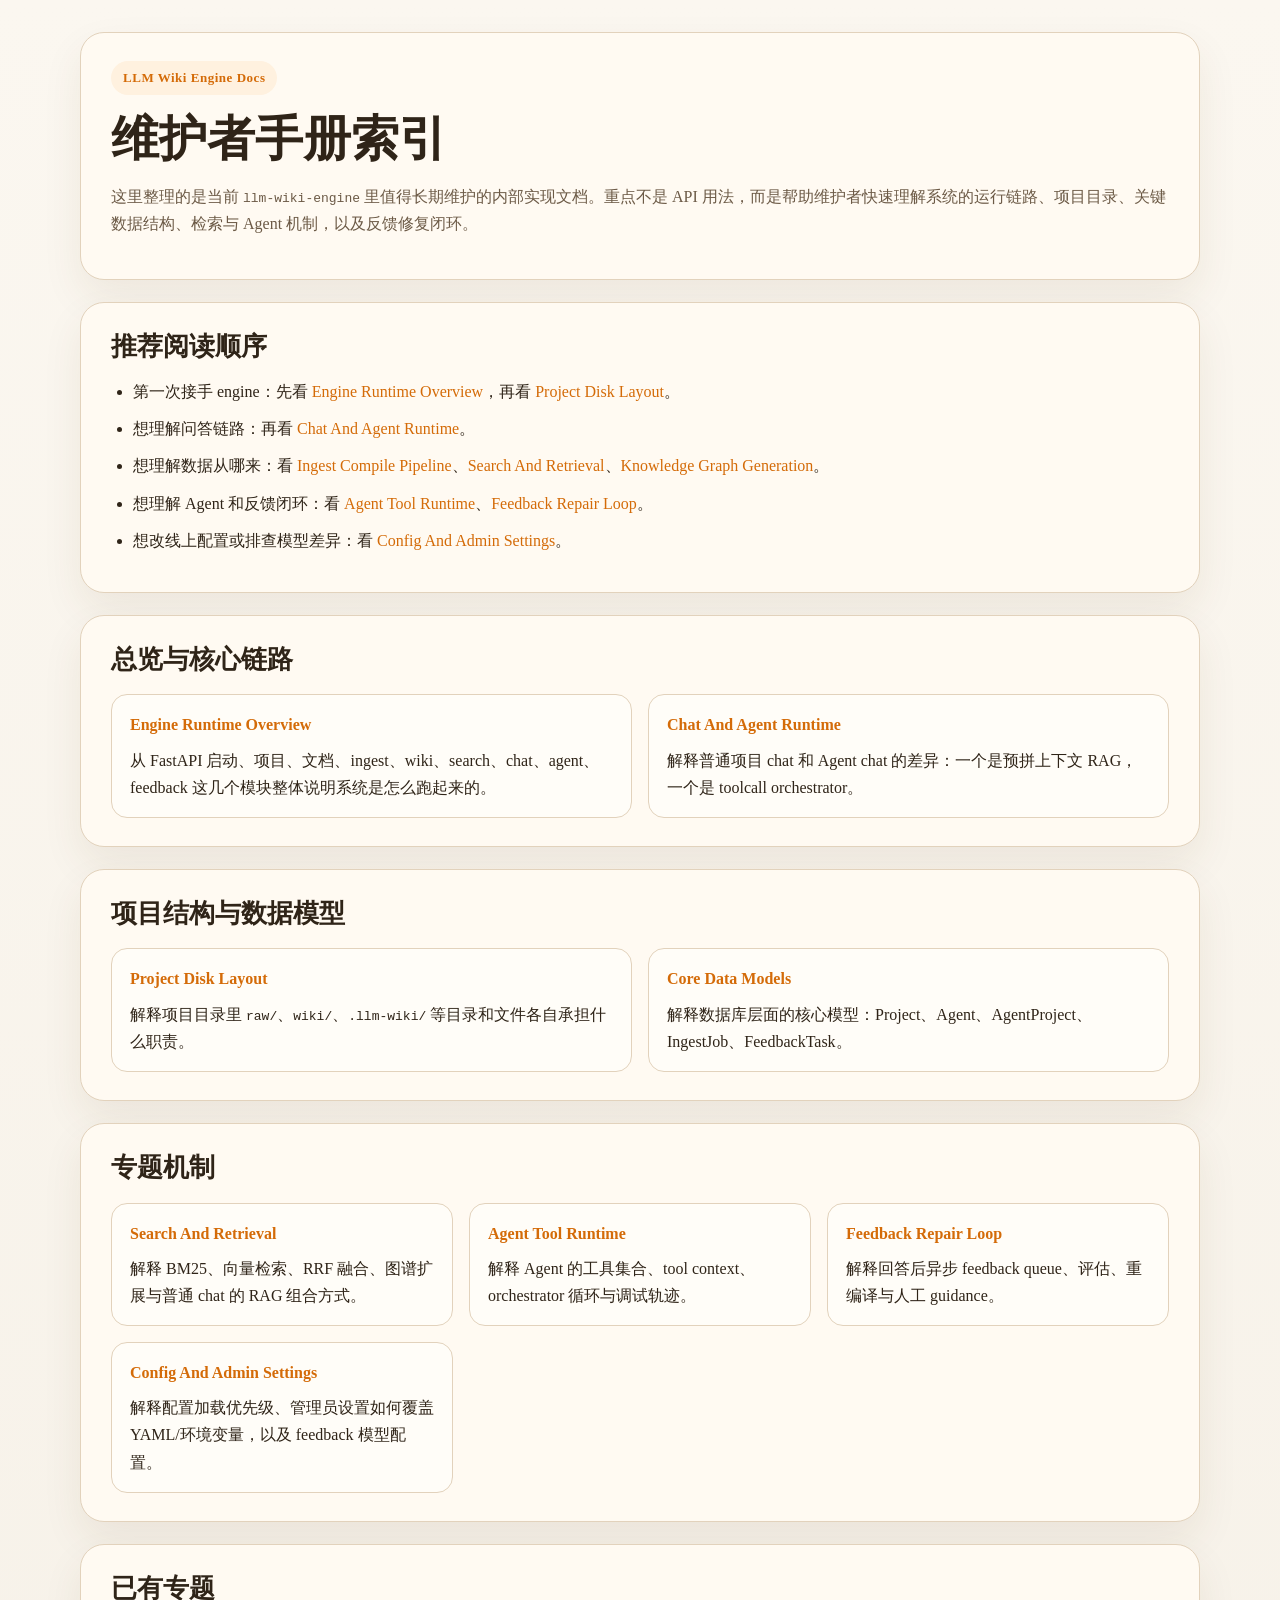
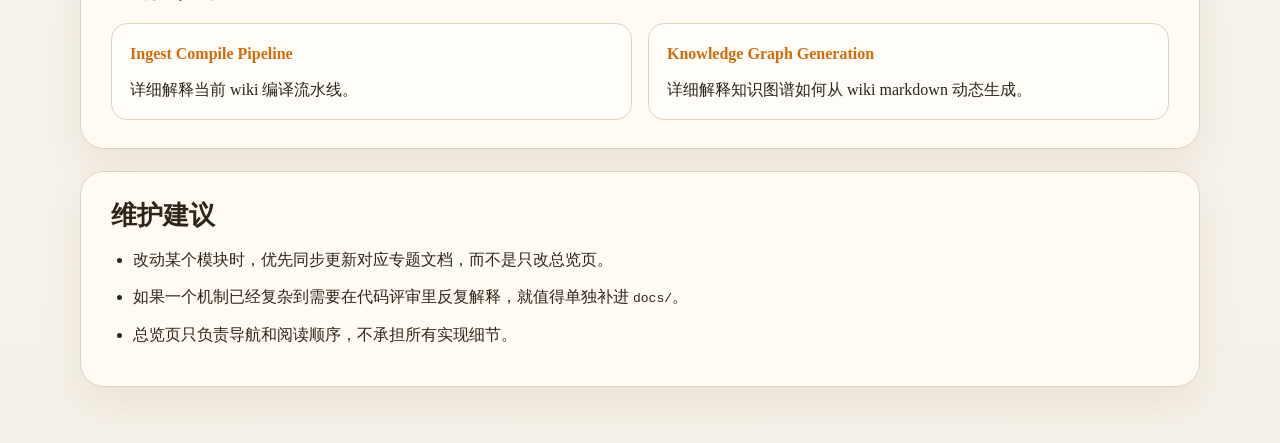
<file: docs/index.html>
<!DOCTYPE html>
<html lang="zh-CN">
<head>
  <meta charset="UTF-8">
  <meta name="viewport" content="width=device-width, initial-scale=1.0">
  <title>LLM Wiki Engine Docs</title>
  <style>
    :root {
      --bg: #f6f1e8;
      --panel: #fffaf2;
      --text: #2f2418;
      --muted: #6c5a46;
      --line: #e2d2bc;
      --accent: #d46b08;
      --shadow: 0 18px 40px rgba(92, 62, 29, 0.08);
    }
    * { box-sizing: border-box; }
    body {
      margin: 0;
      font-family: "Noto Serif SC", "Source Han Serif SC", "Songti SC", serif;
      background: linear-gradient(180deg, #fbf7f0 0%, var(--bg) 100%);
      color: var(--text);
      line-height: 1.7;
    }
    .page { width: min(1120px, calc(100vw - 32px)); margin: 32px auto 56px; }
    .hero, .section {
      background: var(--panel);
      border: 1px solid var(--line);
      border-radius: 24px;
      box-shadow: var(--shadow);
      padding: 28px 30px;
      margin-top: 22px;
    }
    .eyebrow {
      display: inline-block;
      padding: 6px 12px;
      border-radius: 999px;
      background: #fff1df;
      color: var(--accent);
      font-size: 13px;
      font-weight: 700;
      letter-spacing: 0.04em;
      margin-bottom: 14px;
    }
    h1, h2 { margin: 0 0 14px; line-height: 1.25; }
    h1 { font-size: clamp(32px, 4vw, 48px); }
    h2 { font-size: 26px; }
    p { margin: 0 0 14px; color: var(--muted); }
    ul { margin: 0; padding-left: 22px; }
    li { margin-bottom: 10px; }
    a { color: var(--accent); text-decoration: none; }
    a:hover { text-decoration: underline; }
    .grid {
      display: grid;
      grid-template-columns: repeat(auto-fit, minmax(260px, 1fr));
      gap: 16px;
      margin-top: 18px;
    }
    .card {
      background: #fffdf8;
      border: 1px solid var(--line);
      border-radius: 16px;
      padding: 16px 18px;
    }
    .card strong { display: block; margin-bottom: 8px; color: var(--accent); }
  </style>
</head>
<body>
  <main class="page">
    <section class="hero">
      <div class="eyebrow">LLM Wiki Engine Docs</div>
      <h1>维护者手册索引</h1>
      <p>这里整理的是当前 <code>llm-wiki-engine</code> 里值得长期维护的内部实现文档。重点不是 API 用法，而是帮助维护者快速理解系统的运行链路、项目目录、关键数据结构、检索与 Agent 机制，以及反馈修复闭环。</p>
    </section>

    <section class="section">
      <h2>推荐阅读顺序</h2>
      <ul>
        <li>第一次接手 engine：先看 <a href="./engine-runtime-overview.html">Engine Runtime Overview</a>，再看 <a href="./project-disk-layout.html">Project Disk Layout</a>。</li>
        <li>想理解问答链路：再看 <a href="./chat-and-agent-runtime.html">Chat And Agent Runtime</a>。</li>
        <li>想理解数据从哪来：看 <a href="./ingest-compile-pipeline.html">Ingest Compile Pipeline</a>、<a href="./search-and-retrieval.html">Search And Retrieval</a>、<a href="./knowledge-graph-generation.html">Knowledge Graph Generation</a>。</li>
        <li>想理解 Agent 和反馈闭环：看 <a href="./agent-tool-runtime.html">Agent Tool Runtime</a>、<a href="./feedback-repair-loop.html">Feedback Repair Loop</a>。</li>
        <li>想改线上配置或排查模型差异：看 <a href="./config-and-admin-settings.html">Config And Admin Settings</a>。</li>
      </ul>
    </section>

    <section class="section">
      <h2>总览与核心链路</h2>
      <div class="grid">
        <div class="card">
          <strong><a href="./engine-runtime-overview.html">Engine Runtime Overview</a></strong>
          从 FastAPI 启动、项目、文档、ingest、wiki、search、chat、agent、feedback 这几个模块整体说明系统是怎么跑起来的。
        </div>
        <div class="card">
          <strong><a href="./chat-and-agent-runtime.html">Chat And Agent Runtime</a></strong>
          解释普通项目 chat 和 Agent chat 的差异：一个是预拼上下文 RAG，一个是 toolcall orchestrator。
        </div>
      </div>
    </section>

    <section class="section">
      <h2>项目结构与数据模型</h2>
      <div class="grid">
        <div class="card">
          <strong><a href="./project-disk-layout.html">Project Disk Layout</a></strong>
          解释项目目录里 <code>raw/</code>、<code>wiki/</code>、<code>.llm-wiki/</code> 等目录和文件各自承担什么职责。
        </div>
        <div class="card">
          <strong><a href="./core-data-models.html">Core Data Models</a></strong>
          解释数据库层面的核心模型：Project、Agent、AgentProject、IngestJob、FeedbackTask。
        </div>
      </div>
    </section>

    <section class="section">
      <h2>专题机制</h2>
      <div class="grid">
        <div class="card">
          <strong><a href="./search-and-retrieval.html">Search And Retrieval</a></strong>
          解释 BM25、向量检索、RRF 融合、图谱扩展与普通 chat 的 RAG 组合方式。
        </div>
        <div class="card">
          <strong><a href="./agent-tool-runtime.html">Agent Tool Runtime</a></strong>
          解释 Agent 的工具集合、tool context、orchestrator 循环与调试轨迹。
        </div>
        <div class="card">
          <strong><a href="./feedback-repair-loop.html">Feedback Repair Loop</a></strong>
          解释回答后异步 feedback queue、评估、重编译与人工 guidance。
        </div>
        <div class="card">
          <strong><a href="./config-and-admin-settings.html">Config And Admin Settings</a></strong>
          解释配置加载优先级、管理员设置如何覆盖 YAML/环境变量，以及 feedback 模型配置。
        </div>
      </div>
    </section>

    <section class="section">
      <h2>已有专题</h2>
      <div class="grid">
        <div class="card">
          <strong><a href="./ingest-compile-pipeline.html">Ingest Compile Pipeline</a></strong>
          详细解释当前 wiki 编译流水线。
        </div>
        <div class="card">
          <strong><a href="./knowledge-graph-generation.html">Knowledge Graph Generation</a></strong>
          详细解释知识图谱如何从 wiki markdown 动态生成。
        </div>
      </div>
    </section>

    <section class="section">
      <h2>维护建议</h2>
      <ul>
        <li>改动某个模块时，优先同步更新对应专题文档，而不是只改总览页。</li>
        <li>如果一个机制已经复杂到需要在代码评审里反复解释，就值得单独补进 <code>docs/</code>。</li>
        <li>总览页只负责导航和阅读顺序，不承担所有实现细节。</li>
      </ul>
    </section>
  </main>
</body>
</html>
</file>
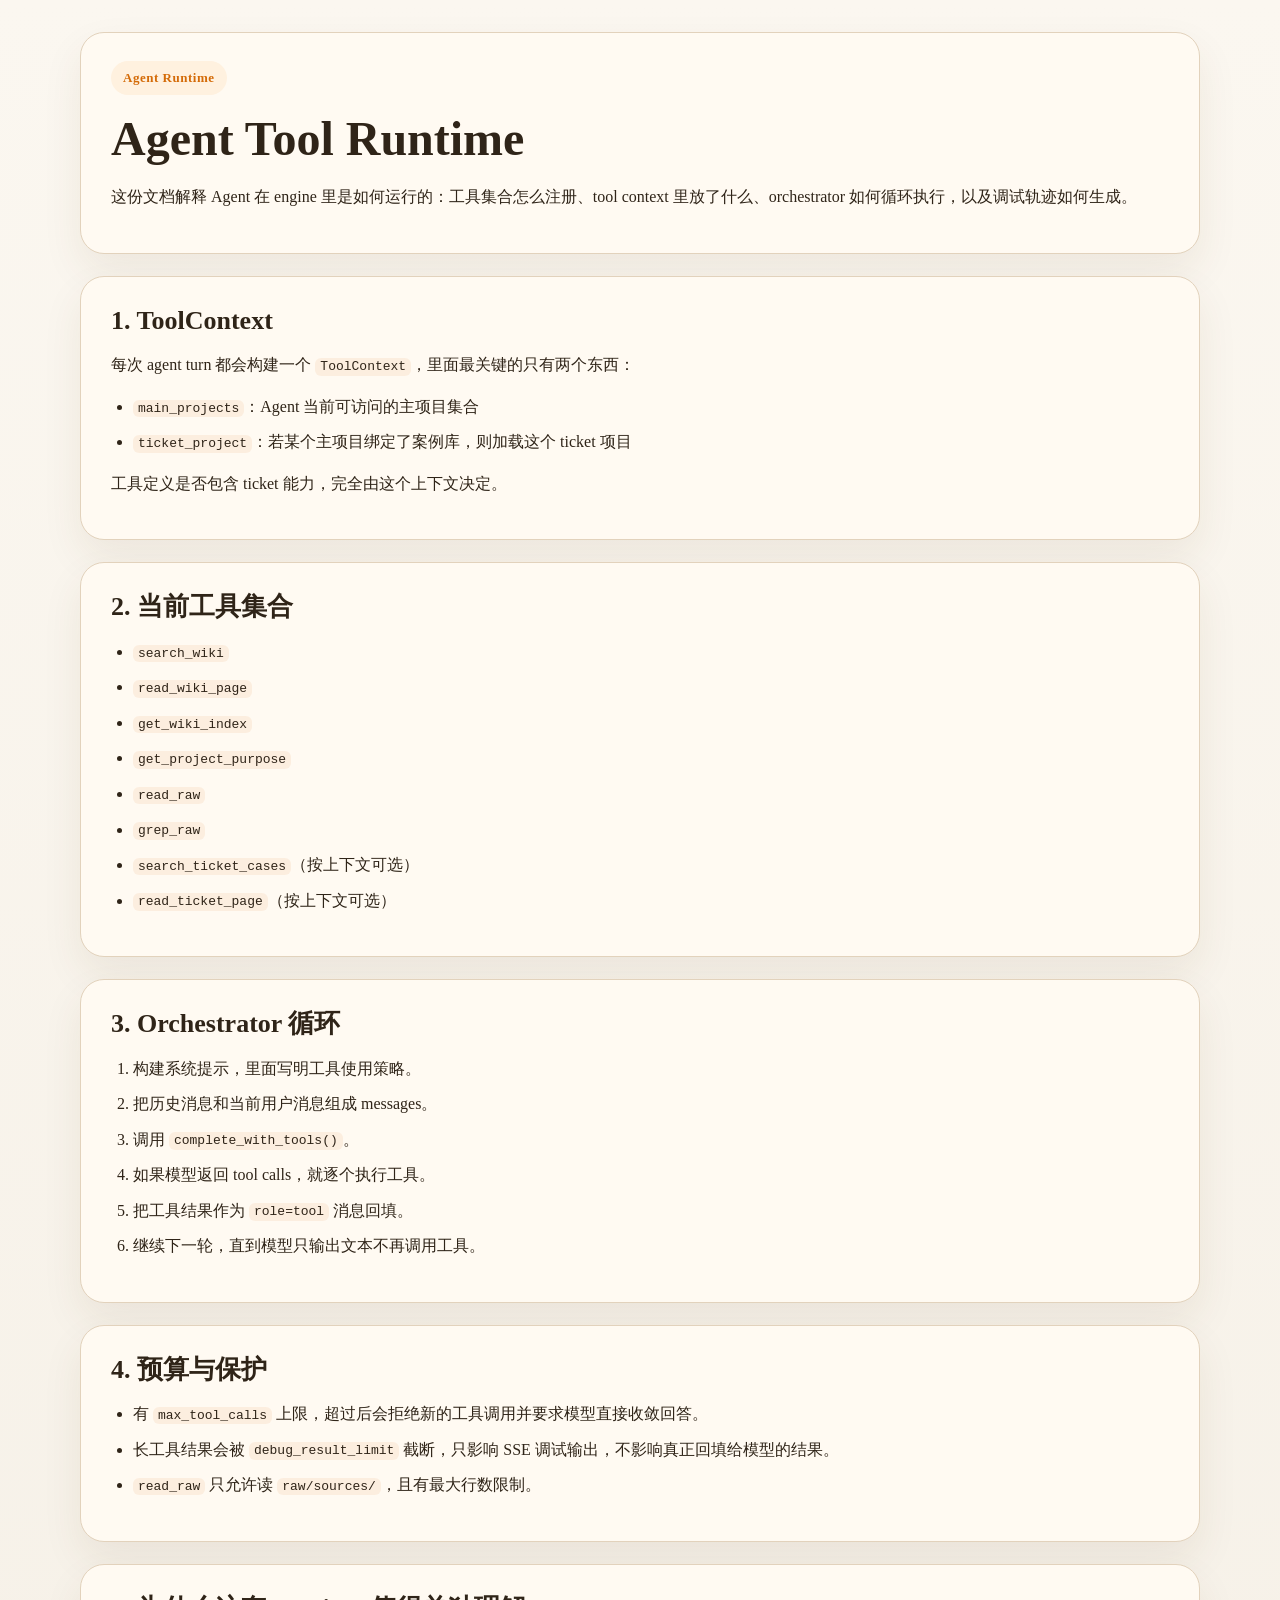
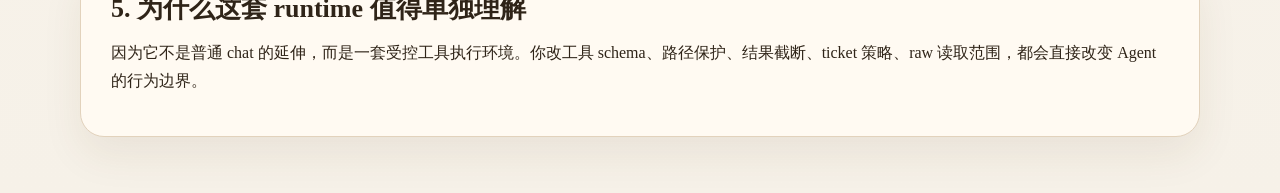
<file: docs/agent-tool-runtime.html>
<!DOCTYPE html>
<html lang="zh-CN">
<head>
  <meta charset="UTF-8">
  <meta name="viewport" content="width=device-width, initial-scale=1.0">
  <title>Agent Tool Runtime</title>
  <style>
    :root { --bg:#f6f1e8; --panel:#fffaf2; --text:#2f2418; --muted:#6c5a46; --line:#e2d2bc; --accent:#d46b08; --shadow:0 18px 40px rgba(92,62,29,.08); }
    *{box-sizing:border-box} body{margin:0;font-family:"Noto Serif SC","Source Han Serif SC","Songti SC",serif;background:linear-gradient(180deg,#fbf7f0 0%,var(--bg) 100%);color:var(--text);line-height:1.72}
    .page{width:min(1120px,calc(100vw - 32px));margin:32px auto 56px}.hero,.section{background:var(--panel);border:1px solid var(--line);border-radius:24px;box-shadow:var(--shadow);padding:28px 30px;margin-top:22px}
    .eyebrow{display:inline-block;padding:6px 12px;border-radius:999px;background:#fff1df;color:var(--accent);font-size:13px;font-weight:700;letter-spacing:.04em;margin-bottom:14px}
    h1,h2{margin:0 0 14px;line-height:1.25} h1{font-size:clamp(32px,4vw,48px)} h2{font-size:26px} p{margin:0 0 14px} ul,ol{margin:0 0 14px;padding-left:22px} li{margin-bottom:8px}
    code{background:rgba(212,107,8,.08);padding:.1em .38em;border-radius:6px}
  </style>
</head>
<body>
  <main class="page">
    <section class="hero">
      <div class="eyebrow">Agent Runtime</div>
      <h1>Agent Tool Runtime</h1>
      <p>这份文档解释 Agent 在 engine 里是如何运行的：工具集合怎么注册、tool context 里放了什么、orchestrator 如何循环执行，以及调试轨迹如何生成。</p>
    </section>
    <section class="section">
      <h2>1. ToolContext</h2>
      <p>每次 agent turn 都会构建一个 <code>ToolContext</code>，里面最关键的只有两个东西：</p>
      <ul>
        <li><code>main_projects</code>：Agent 当前可访问的主项目集合</li>
        <li><code>ticket_project</code>：若某个主项目绑定了案例库，则加载这个 ticket 项目</li>
      </ul>
      <p>工具定义是否包含 ticket 能力，完全由这个上下文决定。</p>
    </section>
    <section class="section">
      <h2>2. 当前工具集合</h2>
      <ul>
        <li><code>search_wiki</code></li>
        <li><code>read_wiki_page</code></li>
        <li><code>get_wiki_index</code></li>
        <li><code>get_project_purpose</code></li>
        <li><code>read_raw</code></li>
        <li><code>grep_raw</code></li>
        <li><code>search_ticket_cases</code>（按上下文可选）</li>
        <li><code>read_ticket_page</code>（按上下文可选）</li>
      </ul>
    </section>
    <section class="section">
      <h2>3. Orchestrator 循环</h2>
      <ol>
        <li>构建系统提示，里面写明工具使用策略。</li>
        <li>把历史消息和当前用户消息组成 messages。</li>
        <li>调用 <code>complete_with_tools()</code>。</li>
        <li>如果模型返回 tool calls，就逐个执行工具。</li>
        <li>把工具结果作为 <code>role=tool</code> 消息回填。</li>
        <li>继续下一轮，直到模型只输出文本不再调用工具。</li>
      </ol>
    </section>
    <section class="section">
      <h2>4. 预算与保护</h2>
      <ul>
        <li>有 <code>max_tool_calls</code> 上限，超过后会拒绝新的工具调用并要求模型直接收敛回答。</li>
        <li>长工具结果会被 <code>debug_result_limit</code> 截断，只影响 SSE 调试输出，不影响真正回填给模型的结果。</li>
        <li><code>read_raw</code> 只允许读 <code>raw/sources/</code>，且有最大行数限制。</li>
      </ul>
    </section>
    <section class="section">
      <h2>5. 为什么这套 runtime 值得单独理解</h2>
      <p>因为它不是普通 chat 的延伸，而是一套受控工具执行环境。你改工具 schema、路径保护、结果截断、ticket 策略、raw 读取范围，都会直接改变 Agent 的行为边界。</p>
    </section>
  </main>
</body>
</html>
</file>
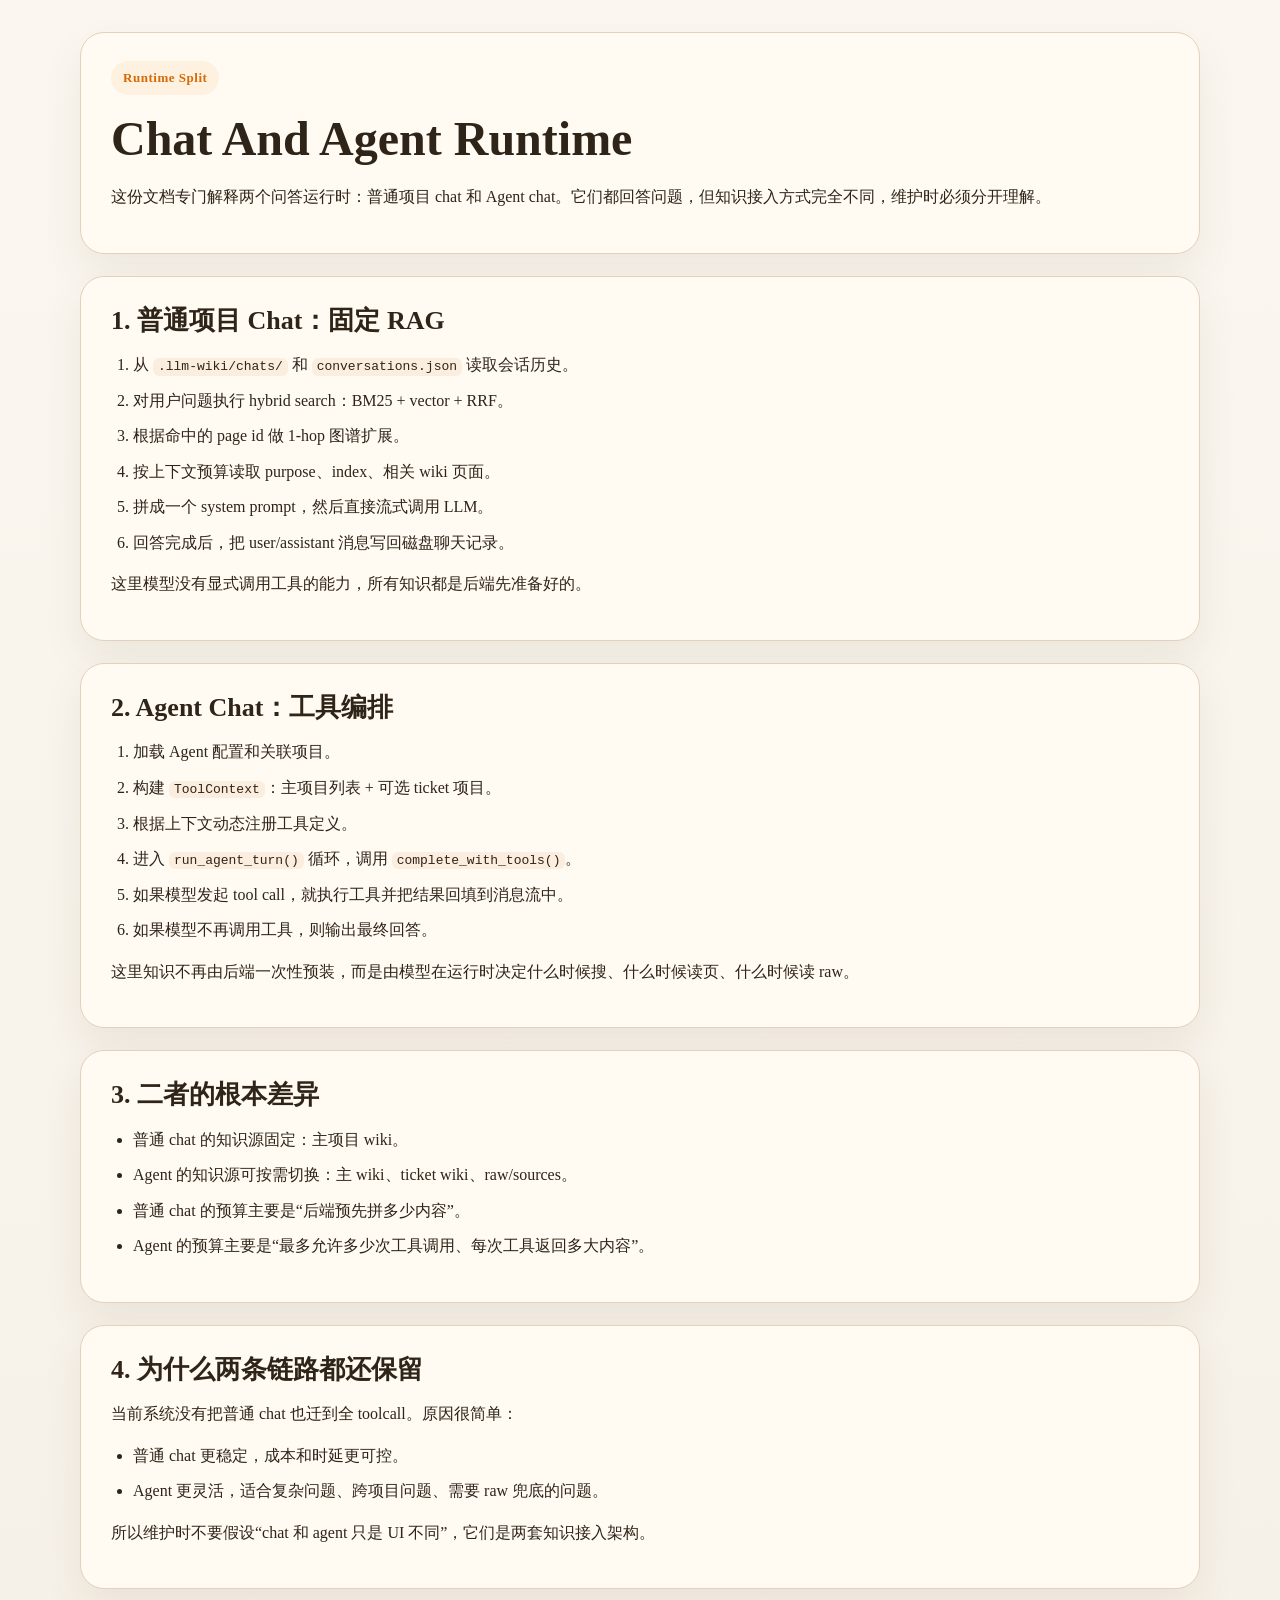
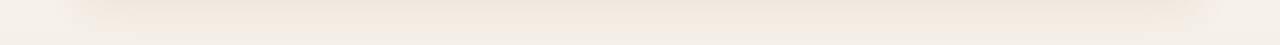
<file: docs/chat-and-agent-runtime.html>
<!DOCTYPE html>
<html lang="zh-CN">
<head>
  <meta charset="UTF-8">
  <meta name="viewport" content="width=device-width, initial-scale=1.0">
  <title>Chat And Agent Runtime</title>
  <style>
    :root { --bg:#f6f1e8; --panel:#fffaf2; --text:#2f2418; --muted:#6c5a46; --line:#e2d2bc; --accent:#d46b08; --shadow:0 18px 40px rgba(92,62,29,.08); }
    *{box-sizing:border-box} body{margin:0;font-family:"Noto Serif SC","Source Han Serif SC","Songti SC",serif;background:linear-gradient(180deg,#fbf7f0 0%,var(--bg) 100%);color:var(--text);line-height:1.72}
    .page{width:min(1120px,calc(100vw - 32px));margin:32px auto 56px}.hero,.section{background:var(--panel);border:1px solid var(--line);border-radius:24px;box-shadow:var(--shadow);padding:28px 30px;margin-top:22px}
    .eyebrow{display:inline-block;padding:6px 12px;border-radius:999px;background:#fff1df;color:var(--accent);font-size:13px;font-weight:700;letter-spacing:.04em;margin-bottom:14px}
    h1,h2{margin:0 0 14px;line-height:1.25} h1{font-size:clamp(32px,4vw,48px)} h2{font-size:26px} p{margin:0 0 14px} ul,ol{margin:0 0 14px;padding-left:22px} li{margin-bottom:8px}
    code{background:rgba(212,107,8,.08);padding:.1em .38em;border-radius:6px} pre{margin:16px 0 18px;padding:18px 20px;overflow:auto;background:#241c14;color:#f7ead7;border-radius:16px}
  </style>
</head>
<body>
  <main class="page">
    <section class="hero">
      <div class="eyebrow">Runtime Split</div>
      <h1>Chat And Agent Runtime</h1>
      <p>这份文档专门解释两个问答运行时：普通项目 chat 和 Agent chat。它们都回答问题，但知识接入方式完全不同，维护时必须分开理解。</p>
    </section>
    <section class="section">
      <h2>1. 普通项目 Chat：固定 RAG</h2>
      <ol>
        <li>从 <code>.llm-wiki/chats/</code> 和 <code>conversations.json</code> 读取会话历史。</li>
        <li>对用户问题执行 hybrid search：BM25 + vector + RRF。</li>
        <li>根据命中的 page id 做 1-hop 图谱扩展。</li>
        <li>按上下文预算读取 purpose、index、相关 wiki 页面。</li>
        <li>拼成一个 system prompt，然后直接流式调用 LLM。</li>
        <li>回答完成后，把 user/assistant 消息写回磁盘聊天记录。</li>
      </ol>
      <p>这里模型没有显式调用工具的能力，所有知识都是后端先准备好的。</p>
    </section>
    <section class="section">
      <h2>2. Agent Chat：工具编排</h2>
      <ol>
        <li>加载 Agent 配置和关联项目。</li>
        <li>构建 <code>ToolContext</code>：主项目列表 + 可选 ticket 项目。</li>
        <li>根据上下文动态注册工具定义。</li>
        <li>进入 <code>run_agent_turn()</code> 循环，调用 <code>complete_with_tools()</code>。</li>
        <li>如果模型发起 tool call，就执行工具并把结果回填到消息流中。</li>
        <li>如果模型不再调用工具，则输出最终回答。</li>
      </ol>
      <p>这里知识不再由后端一次性预装，而是由模型在运行时决定什么时候搜、什么时候读页、什么时候读 raw。</p>
    </section>
    <section class="section">
      <h2>3. 二者的根本差异</h2>
      <ul>
        <li>普通 chat 的知识源固定：主项目 wiki。</li>
        <li>Agent 的知识源可按需切换：主 wiki、ticket wiki、raw/sources。</li>
        <li>普通 chat 的预算主要是“后端预先拼多少内容”。</li>
        <li>Agent 的预算主要是“最多允许多少次工具调用、每次工具返回多大内容”。</li>
      </ul>
    </section>
    <section class="section">
      <h2>4. 为什么两条链路都还保留</h2>
      <p>当前系统没有把普通 chat 也迁到全 toolcall。原因很简单：</p>
      <ul>
        <li>普通 chat 更稳定，成本和时延更可控。</li>
        <li>Agent 更灵活，适合复杂问题、跨项目问题、需要 raw 兜底的问题。</li>
      </ul>
      <p>所以维护时不要假设“chat 和 agent 只是 UI 不同”，它们是两套知识接入架构。</p>
    </section>
  </main>
</body>
</html>
</file>
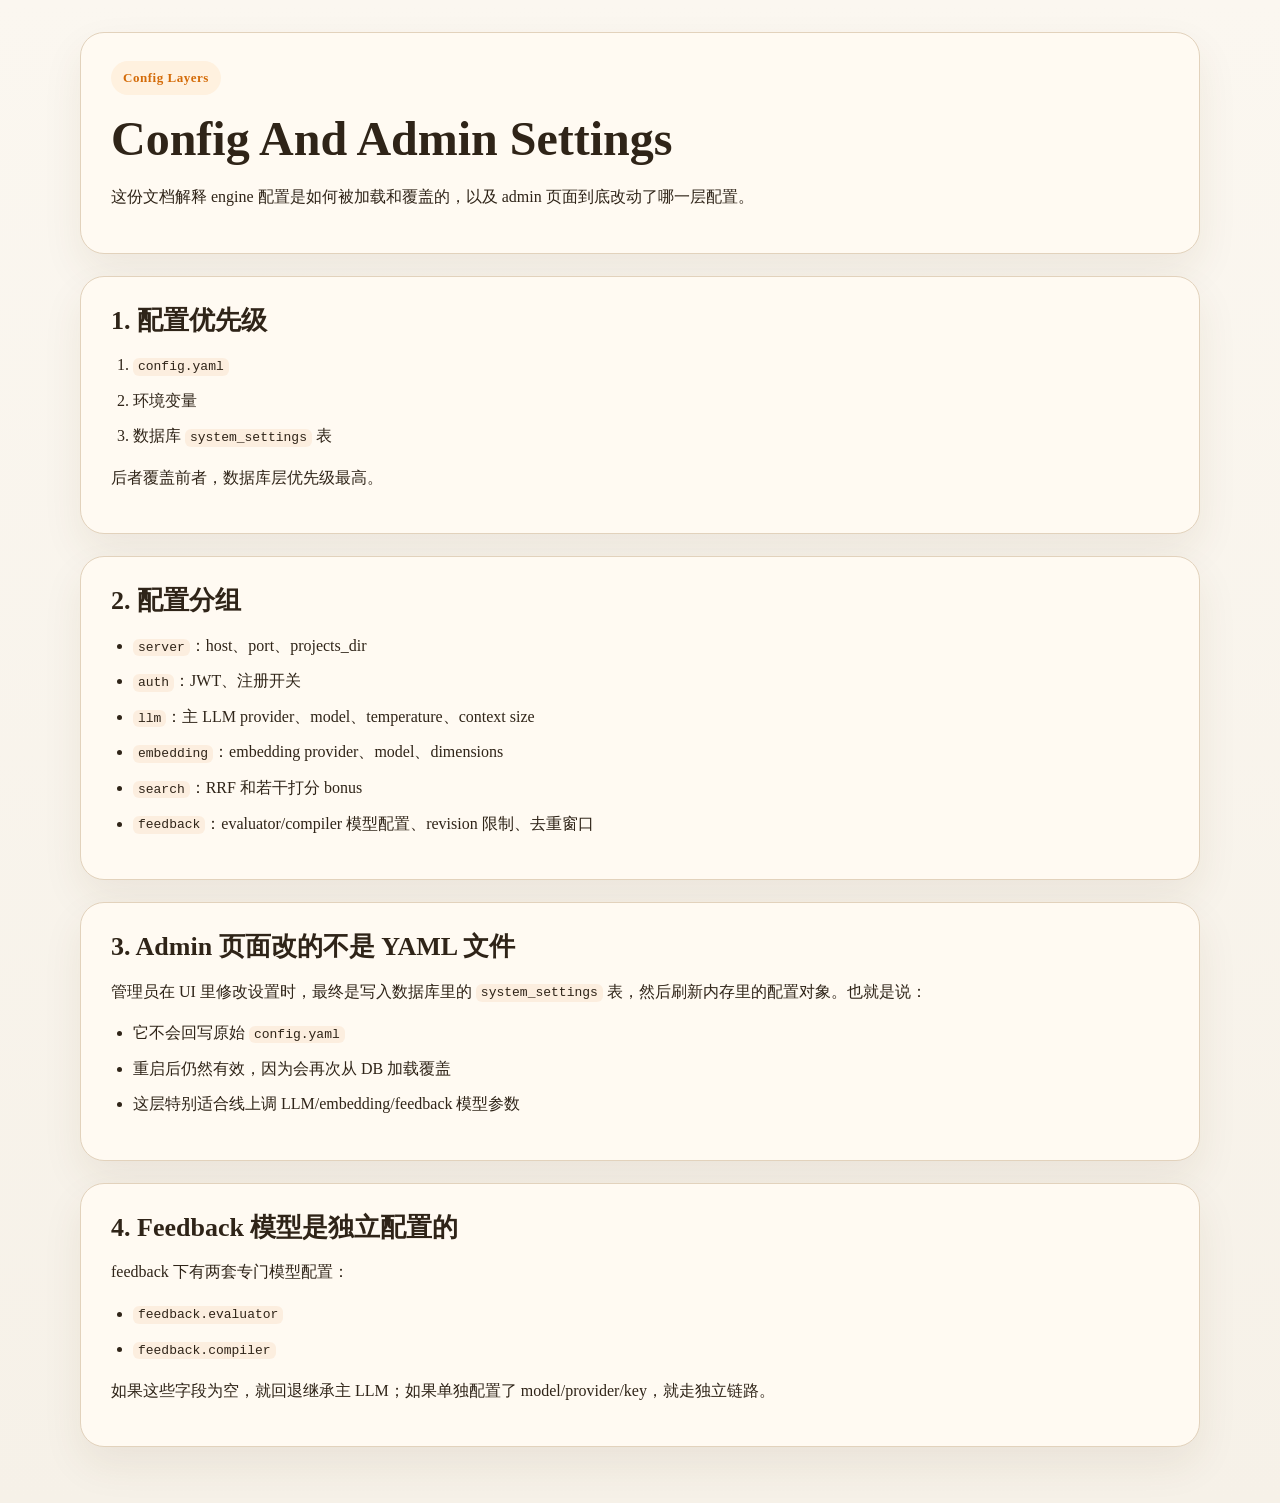
<file: docs/config-and-admin-settings.html>
<!DOCTYPE html>
<html lang="zh-CN">
<head>
  <meta charset="UTF-8">
  <meta name="viewport" content="width=device-width, initial-scale=1.0">
  <title>Config And Admin Settings</title>
  <style>
    :root { --bg:#f6f1e8; --panel:#fffaf2; --text:#2f2418; --muted:#6c5a46; --line:#e2d2bc; --accent:#d46b08; --shadow:0 18px 40px rgba(92,62,29,.08); }
    *{box-sizing:border-box} body{margin:0;font-family:"Noto Serif SC","Source Han Serif SC","Songti SC",serif;background:linear-gradient(180deg,#fbf7f0 0%,var(--bg) 100%);color:var(--text);line-height:1.72}
    .page{width:min(1120px,calc(100vw - 32px));margin:32px auto 56px}.hero,.section{background:var(--panel);border:1px solid var(--line);border-radius:24px;box-shadow:var(--shadow);padding:28px 30px;margin-top:22px}
    .eyebrow{display:inline-block;padding:6px 12px;border-radius:999px;background:#fff1df;color:var(--accent);font-size:13px;font-weight:700;letter-spacing:.04em;margin-bottom:14px}
    h1,h2{margin:0 0 14px;line-height:1.25} h1{font-size:clamp(32px,4vw,48px)} h2{font-size:26px} p{margin:0 0 14px} ul,ol{margin:0 0 14px;padding-left:22px} li{margin-bottom:8px}
    code{background:rgba(212,107,8,.08);padding:.1em .38em;border-radius:6px}
  </style>
</head>
<body>
  <main class="page">
    <section class="hero">
      <div class="eyebrow">Config Layers</div>
      <h1>Config And Admin Settings</h1>
      <p>这份文档解释 engine 配置是如何被加载和覆盖的，以及 admin 页面到底改动了哪一层配置。</p>
    </section>
    <section class="section">
      <h2>1. 配置优先级</h2>
      <ol>
        <li><code>config.yaml</code></li>
        <li>环境变量</li>
        <li>数据库 <code>system_settings</code> 表</li>
      </ol>
      <p>后者覆盖前者，数据库层优先级最高。</p>
    </section>
    <section class="section">
      <h2>2. 配置分组</h2>
      <ul>
        <li><code>server</code>：host、port、projects_dir</li>
        <li><code>auth</code>：JWT、注册开关</li>
        <li><code>llm</code>：主 LLM provider、model、temperature、context size</li>
        <li><code>embedding</code>：embedding provider、model、dimensions</li>
        <li><code>search</code>：RRF 和若干打分 bonus</li>
        <li><code>feedback</code>：evaluator/compiler 模型配置、revision 限制、去重窗口</li>
      </ul>
    </section>
    <section class="section">
      <h2>3. Admin 页面改的不是 YAML 文件</h2>
      <p>管理员在 UI 里修改设置时，最终是写入数据库里的 <code>system_settings</code> 表，然后刷新内存里的配置对象。也就是说：</p>
      <ul>
        <li>它不会回写原始 <code>config.yaml</code></li>
        <li>重启后仍然有效，因为会再次从 DB 加载覆盖</li>
        <li>这层特别适合线上调 LLM/embedding/feedback 模型参数</li>
      </ul>
    </section>
    <section class="section">
      <h2>4. Feedback 模型是独立配置的</h2>
      <p>feedback 下有两套专门模型配置：</p>
      <ul>
        <li><code>feedback.evaluator</code></li>
        <li><code>feedback.compiler</code></li>
      </ul>
      <p>如果这些字段为空，就回退继承主 LLM；如果单独配置了 model/provider/key，就走独立链路。</p>
    </section>
  </main>
</body>
</html>
</file>
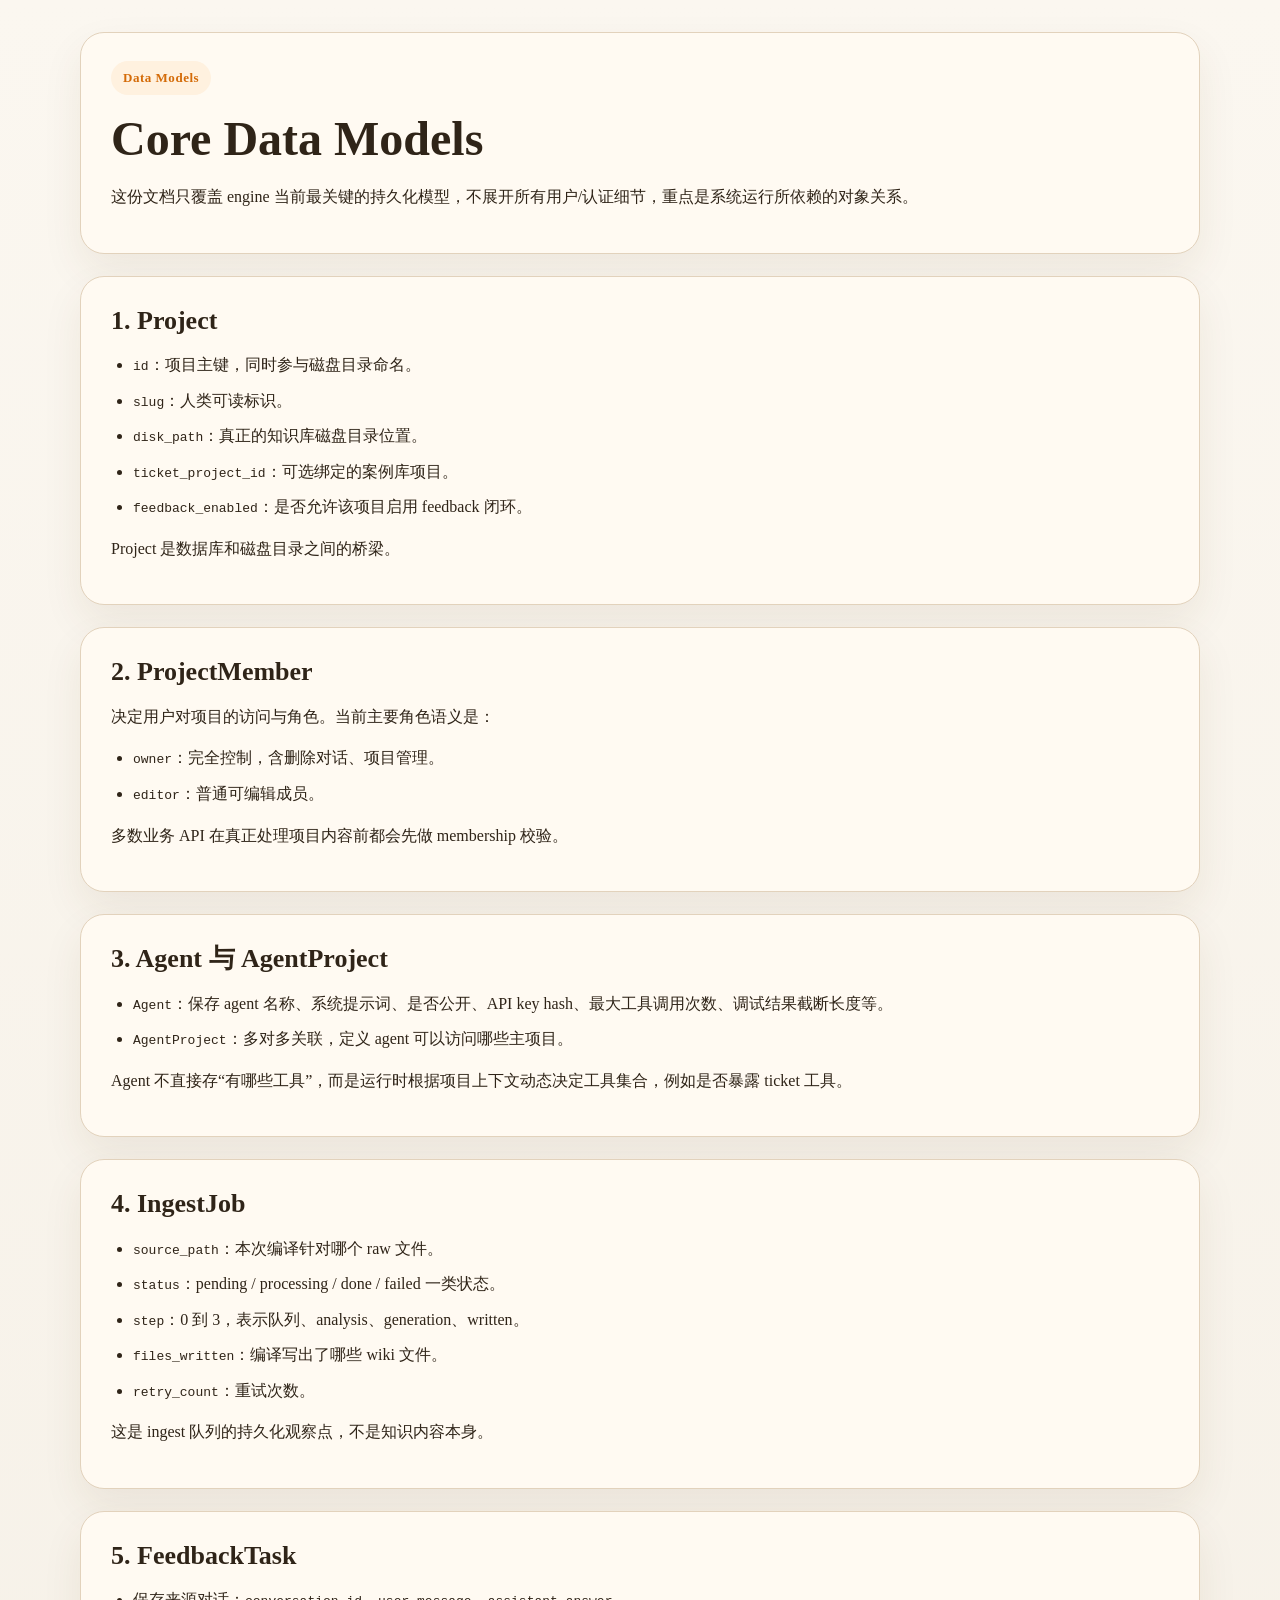
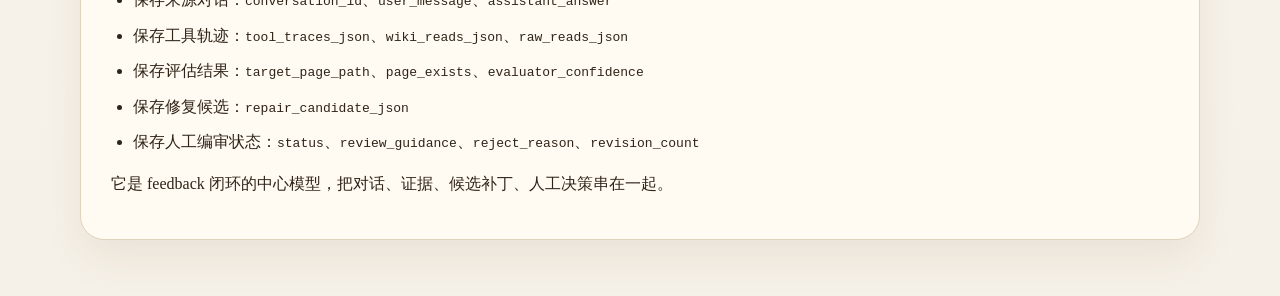
<file: docs/core-data-models.html>
<!DOCTYPE html>
<html lang="zh-CN">
<head>
  <meta charset="UTF-8">
  <meta name="viewport" content="width=device-width, initial-scale=1.0">
  <title>Core Data Models</title>
  <style>
    :root { --bg:#f6f1e8; --panel:#fffaf2; --text:#2f2418; --muted:#6c5a46; --line:#e2d2bc; --accent:#d46b08; --shadow:0 18px 40px rgba(92,62,29,.08); }
    *{box-sizing:border-box} body{margin:0;font-family:"Noto Serif SC","Source Han Serif SC","Songti SC",serif;background:linear-gradient(180deg,#fbf7f0 0%,var(--bg) 100%);color:var(--text);line-height:1.72}
    .page{width:min(1120px,calc(100vw - 32px));margin:32px auto 56px}.hero,.section{background:var(--panel);border:1px solid var(--line);border-radius:24px;box-shadow:var(--shadow);padding:28px 30px;margin-top:22px}
    .eyebrow{display:inline-block;padding:6px 12px;border-radius:999px;background:#fff1df;color:var(--accent);font-size:13px;font-weight:700;letter-spacing:.04em;margin-bottom:14px}
    h1,h2{margin:0 0 14px;line-height:1.25} h1{font-size:clamp(32px,4vw,48px)} h2{font-size:26px} p{margin:0 0 14px} ul{margin:0 0 14px;padding-left:22px} li{margin-bottom:8px}
  </style>
</head>
<body>
  <main class="page">
    <section class="hero">
      <div class="eyebrow">Data Models</div>
      <h1>Core Data Models</h1>
      <p>这份文档只覆盖 engine 当前最关键的持久化模型，不展开所有用户/认证细节，重点是系统运行所依赖的对象关系。</p>
    </section>
    <section class="section">
      <h2>1. Project</h2>
      <ul>
        <li><code>id</code>：项目主键，同时参与磁盘目录命名。</li>
        <li><code>slug</code>：人类可读标识。</li>
        <li><code>disk_path</code>：真正的知识库磁盘目录位置。</li>
        <li><code>ticket_project_id</code>：可选绑定的案例库项目。</li>
        <li><code>feedback_enabled</code>：是否允许该项目启用 feedback 闭环。</li>
      </ul>
      <p>Project 是数据库和磁盘目录之间的桥梁。</p>
    </section>
    <section class="section">
      <h2>2. ProjectMember</h2>
      <p>决定用户对项目的访问与角色。当前主要角色语义是：</p>
      <ul>
        <li><code>owner</code>：完全控制，含删除对话、项目管理。</li>
        <li><code>editor</code>：普通可编辑成员。</li>
      </ul>
      <p>多数业务 API 在真正处理项目内容前都会先做 membership 校验。</p>
    </section>
    <section class="section">
      <h2>3. Agent 与 AgentProject</h2>
      <ul>
        <li><code>Agent</code>：保存 agent 名称、系统提示词、是否公开、API key hash、最大工具调用次数、调试结果截断长度等。</li>
        <li><code>AgentProject</code>：多对多关联，定义 agent 可以访问哪些主项目。</li>
      </ul>
      <p>Agent 不直接存“有哪些工具”，而是运行时根据项目上下文动态决定工具集合，例如是否暴露 ticket 工具。</p>
    </section>
    <section class="section">
      <h2>4. IngestJob</h2>
      <ul>
        <li><code>source_path</code>：本次编译针对哪个 raw 文件。</li>
        <li><code>status</code>：pending / processing / done / failed 一类状态。</li>
        <li><code>step</code>：0 到 3，表示队列、analysis、generation、written。</li>
        <li><code>files_written</code>：编译写出了哪些 wiki 文件。</li>
        <li><code>retry_count</code>：重试次数。</li>
      </ul>
      <p>这是 ingest 队列的持久化观察点，不是知识内容本身。</p>
    </section>
    <section class="section">
      <h2>5. FeedbackTask</h2>
      <ul>
        <li>保存来源对话：<code>conversation_id</code>、<code>user_message</code>、<code>assistant_answer</code></li>
        <li>保存工具轨迹：<code>tool_traces_json</code>、<code>wiki_reads_json</code>、<code>raw_reads_json</code></li>
        <li>保存评估结果：<code>target_page_path</code>、<code>page_exists</code>、<code>evaluator_confidence</code></li>
        <li>保存修复候选：<code>repair_candidate_json</code></li>
        <li>保存人工编审状态：<code>status</code>、<code>review_guidance</code>、<code>reject_reason</code>、<code>revision_count</code></li>
      </ul>
      <p>它是 feedback 闭环的中心模型，把对话、证据、候选补丁、人工决策串在一起。</p>
    </section>
  </main>
</body>
</html>
</file>
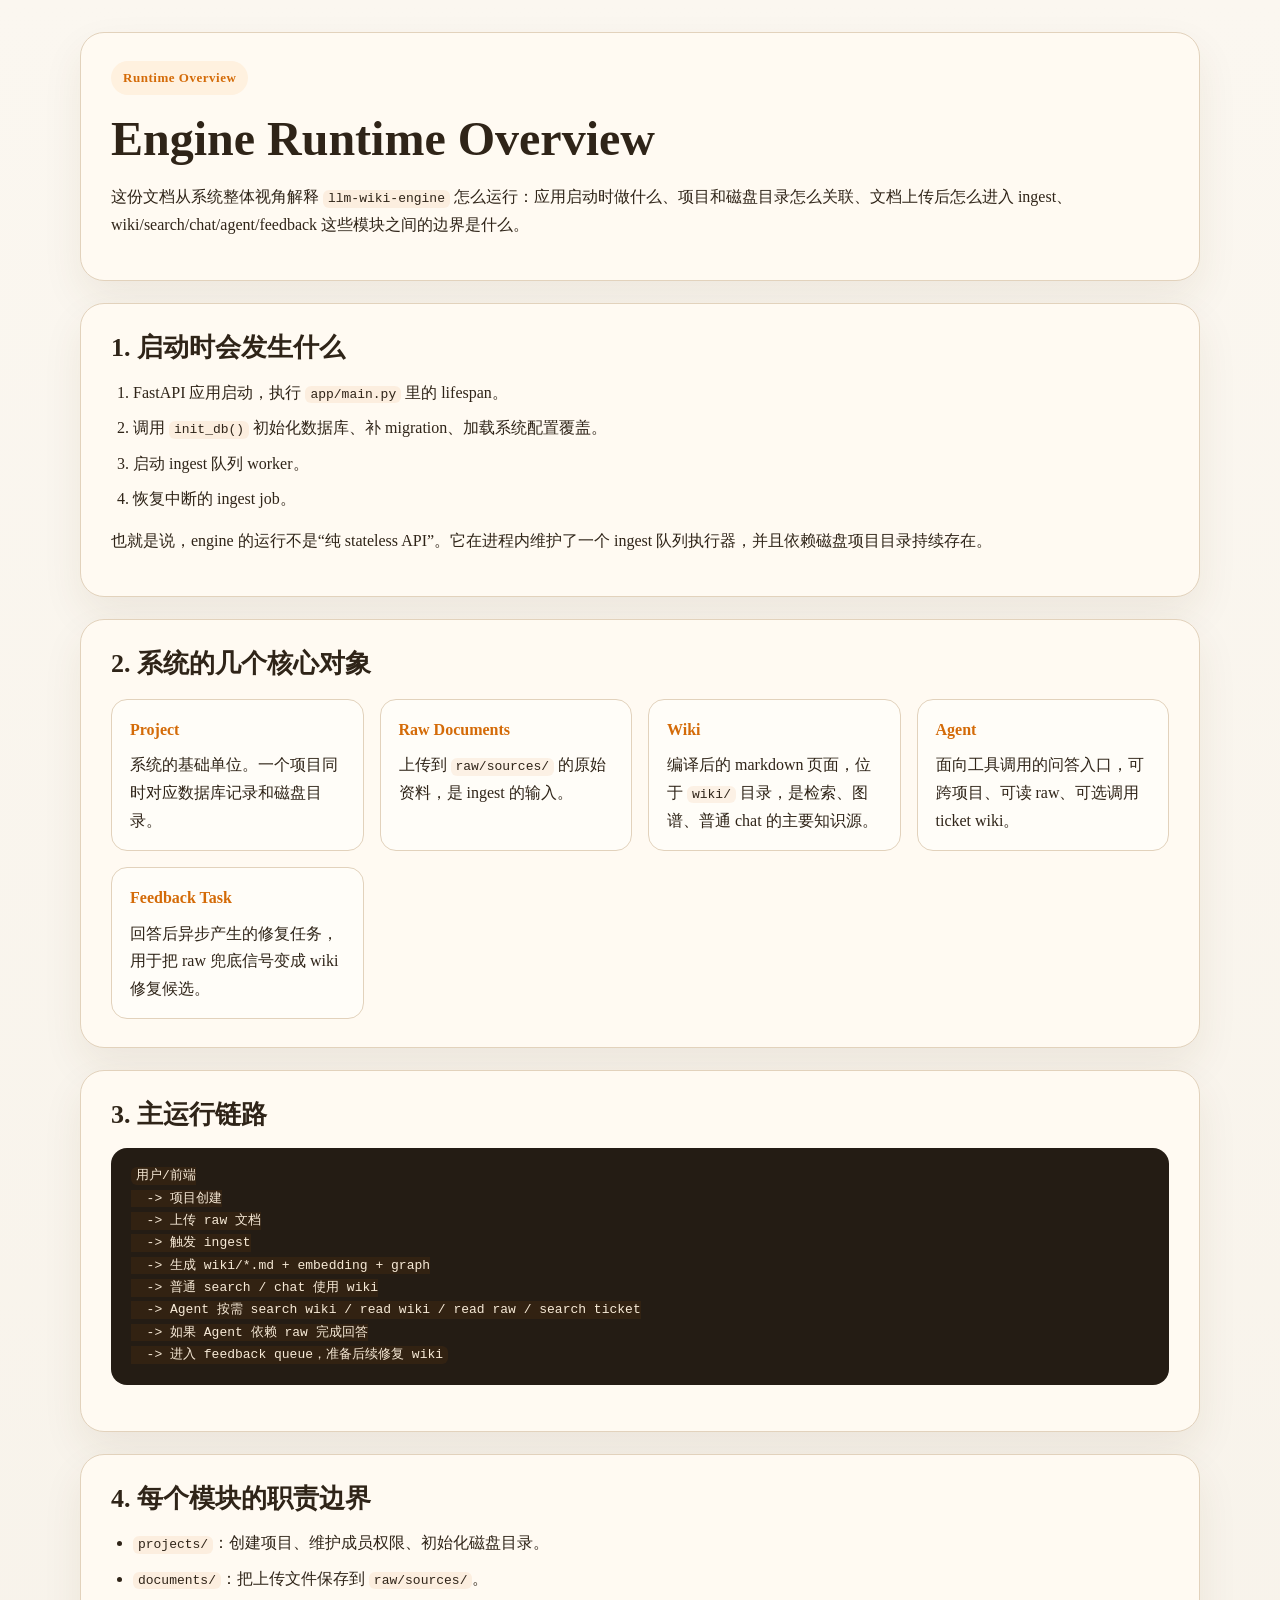
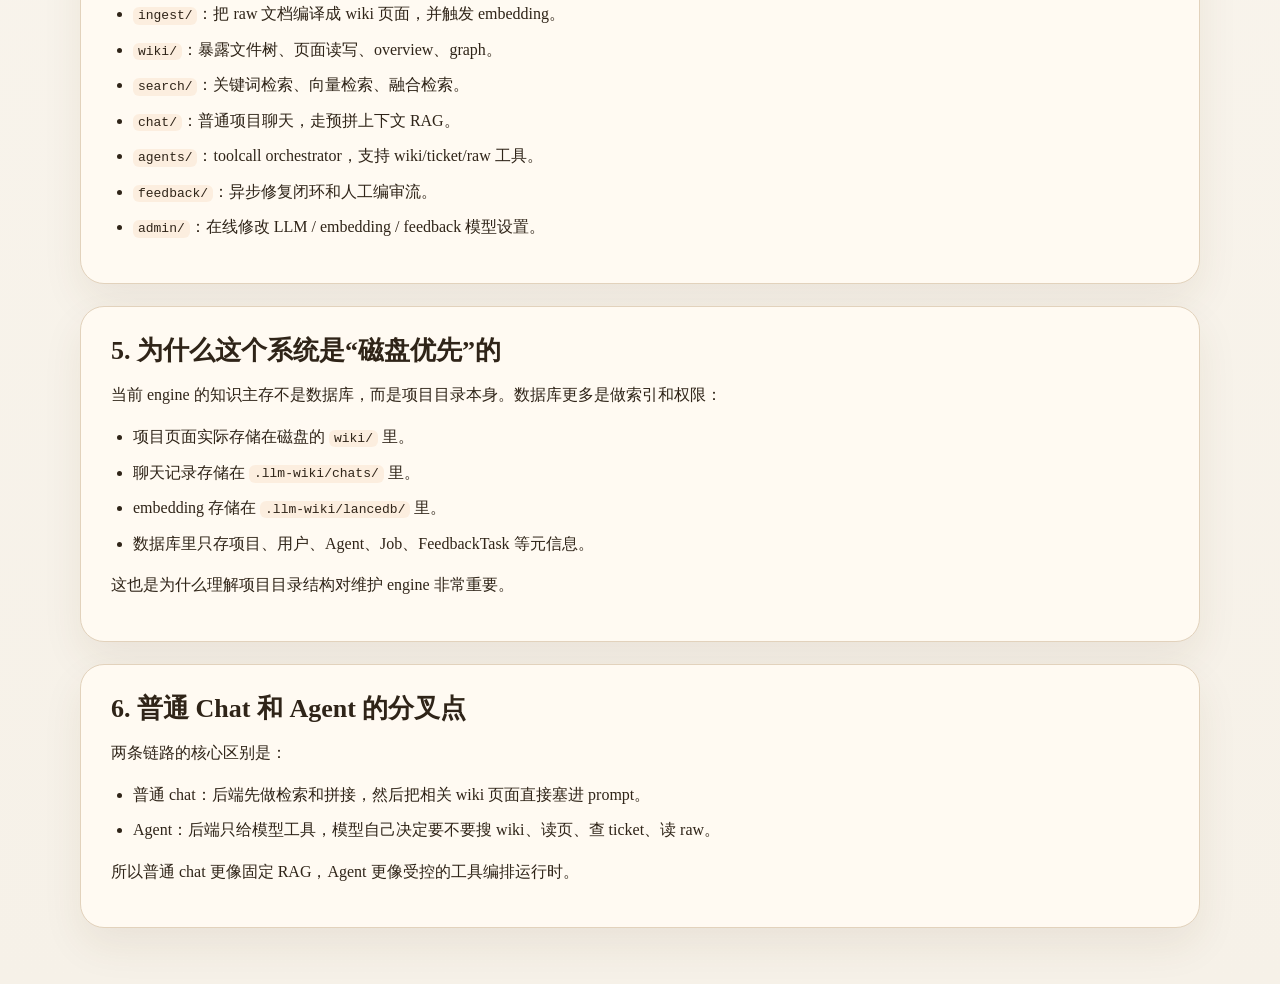
<file: docs/engine-runtime-overview.html>
<!DOCTYPE html>
<html lang="zh-CN">
<head>
  <meta charset="UTF-8">
  <meta name="viewport" content="width=device-width, initial-scale=1.0">
  <title>Engine Runtime Overview</title>
  <style>
    :root { --bg:#f6f1e8; --panel:#fffaf2; --text:#2f2418; --muted:#6c5a46; --line:#e2d2bc; --accent:#d46b08; --shadow:0 18px 40px rgba(92,62,29,.08); }
    *{box-sizing:border-box} body{margin:0;font-family:"Noto Serif SC","Source Han Serif SC","Songti SC",serif;background:linear-gradient(180deg,#fbf7f0 0%,var(--bg) 100%);color:var(--text);line-height:1.72}
    .page{width:min(1120px,calc(100vw - 32px));margin:32px auto 56px}.hero,.section{background:var(--panel);border:1px solid var(--line);border-radius:24px;box-shadow:var(--shadow);padding:28px 30px;margin-top:22px}
    .eyebrow{display:inline-block;padding:6px 12px;border-radius:999px;background:#fff1df;color:var(--accent);font-size:13px;font-weight:700;letter-spacing:.04em;margin-bottom:14px}
    h1,h2,h3{margin:0 0 14px;line-height:1.25} h1{font-size:clamp(32px,4vw,48px)} h2{font-size:26px} h3{font-size:20px} p{margin:0 0 14px} ul,ol{margin:0 0 14px;padding-left:22px} li{margin-bottom:8px}
    code{background:rgba(212,107,8,.08);padding:.1em .38em;border-radius:6px} pre{margin:16px 0 18px;padding:18px 20px;overflow:auto;background:#241c14;color:#f7ead7;border-radius:16px}
    .grid{display:grid;grid-template-columns:repeat(auto-fit,minmax(220px,1fr));gap:16px;margin-top:18px}.card{padding:16px 18px;background:#fffdf8;border:1px solid var(--line);border-radius:16px}.card strong{display:block;margin-bottom:8px;color:var(--accent)}
  </style>
</head>
<body>
  <main class="page">
    <section class="hero">
      <div class="eyebrow">Runtime Overview</div>
      <h1>Engine Runtime Overview</h1>
      <p>这份文档从系统整体视角解释 <code>llm-wiki-engine</code> 怎么运行：应用启动时做什么、项目和磁盘目录怎么关联、文档上传后怎么进入 ingest、wiki/search/chat/agent/feedback 这些模块之间的边界是什么。</p>
    </section>
    <section class="section">
      <h2>1. 启动时会发生什么</h2>
      <ol>
        <li>FastAPI 应用启动，执行 <code>app/main.py</code> 里的 lifespan。</li>
        <li>调用 <code>init_db()</code> 初始化数据库、补 migration、加载系统配置覆盖。</li>
        <li>启动 ingest 队列 worker。</li>
        <li>恢复中断的 ingest job。</li>
      </ol>
      <p>也就是说，engine 的运行不是“纯 stateless API”。它在进程内维护了一个 ingest 队列执行器，并且依赖磁盘项目目录持续存在。</p>
    </section>
    <section class="section">
      <h2>2. 系统的几个核心对象</h2>
      <div class="grid">
        <div class="card"><strong>Project</strong>系统的基础单位。一个项目同时对应数据库记录和磁盘目录。</div>
        <div class="card"><strong>Raw Documents</strong>上传到 <code>raw/sources/</code> 的原始资料，是 ingest 的输入。</div>
        <div class="card"><strong>Wiki</strong>编译后的 markdown 页面，位于 <code>wiki/</code> 目录，是检索、图谱、普通 chat 的主要知识源。</div>
        <div class="card"><strong>Agent</strong>面向工具调用的问答入口，可跨项目、可读 raw、可选调用 ticket wiki。</div>
        <div class="card"><strong>Feedback Task</strong>回答后异步产生的修复任务，用于把 raw 兜底信号变成 wiki 修复候选。</div>
      </div>
    </section>
    <section class="section">
      <h2>3. 主运行链路</h2>
      <pre><code>用户/前端
  -> 项目创建
  -> 上传 raw 文档
  -> 触发 ingest
  -> 生成 wiki/*.md + embedding + graph
  -> 普通 search / chat 使用 wiki
  -> Agent 按需 search wiki / read wiki / read raw / search ticket
  -> 如果 Agent 依赖 raw 完成回答
  -> 进入 feedback queue，准备后续修复 wiki</code></pre>
    </section>
    <section class="section">
      <h2>4. 每个模块的职责边界</h2>
      <ul>
        <li><code>projects/</code>：创建项目、维护成员权限、初始化磁盘目录。</li>
        <li><code>documents/</code>：把上传文件保存到 <code>raw/sources/</code>。</li>
        <li><code>ingest/</code>：把 raw 文档编译成 wiki 页面，并触发 embedding。</li>
        <li><code>wiki/</code>：暴露文件树、页面读写、overview、graph。</li>
        <li><code>search/</code>：关键词检索、向量检索、融合检索。</li>
        <li><code>chat/</code>：普通项目聊天，走预拼上下文 RAG。</li>
        <li><code>agents/</code>：toolcall orchestrator，支持 wiki/ticket/raw 工具。</li>
        <li><code>feedback/</code>：异步修复闭环和人工编审流。</li>
        <li><code>admin/</code>：在线修改 LLM / embedding / feedback 模型设置。</li>
      </ul>
    </section>
    <section class="section">
      <h2>5. 为什么这个系统是“磁盘优先”的</h2>
      <p>当前 engine 的知识主存不是数据库，而是项目目录本身。数据库更多是做索引和权限：</p>
      <ul>
        <li>项目页面实际存储在磁盘的 <code>wiki/</code> 里。</li>
        <li>聊天记录存储在 <code>.llm-wiki/chats/</code> 里。</li>
        <li>embedding 存储在 <code>.llm-wiki/lancedb/</code> 里。</li>
        <li>数据库里只存项目、用户、Agent、Job、FeedbackTask 等元信息。</li>
      </ul>
      <p>这也是为什么理解项目目录结构对维护 engine 非常重要。</p>
    </section>
    <section class="section">
      <h2>6. 普通 Chat 和 Agent 的分叉点</h2>
      <p>两条链路的核心区别是：</p>
      <ul>
        <li>普通 chat：后端先做检索和拼接，然后把相关 wiki 页面直接塞进 prompt。</li>
        <li>Agent：后端只给模型工具，模型自己决定要不要搜 wiki、读页、查 ticket、读 raw。</li>
      </ul>
      <p>所以普通 chat 更像固定 RAG，Agent 更像受控的工具编排运行时。</p>
    </section>
  </main>
</body>
</html>
</file>
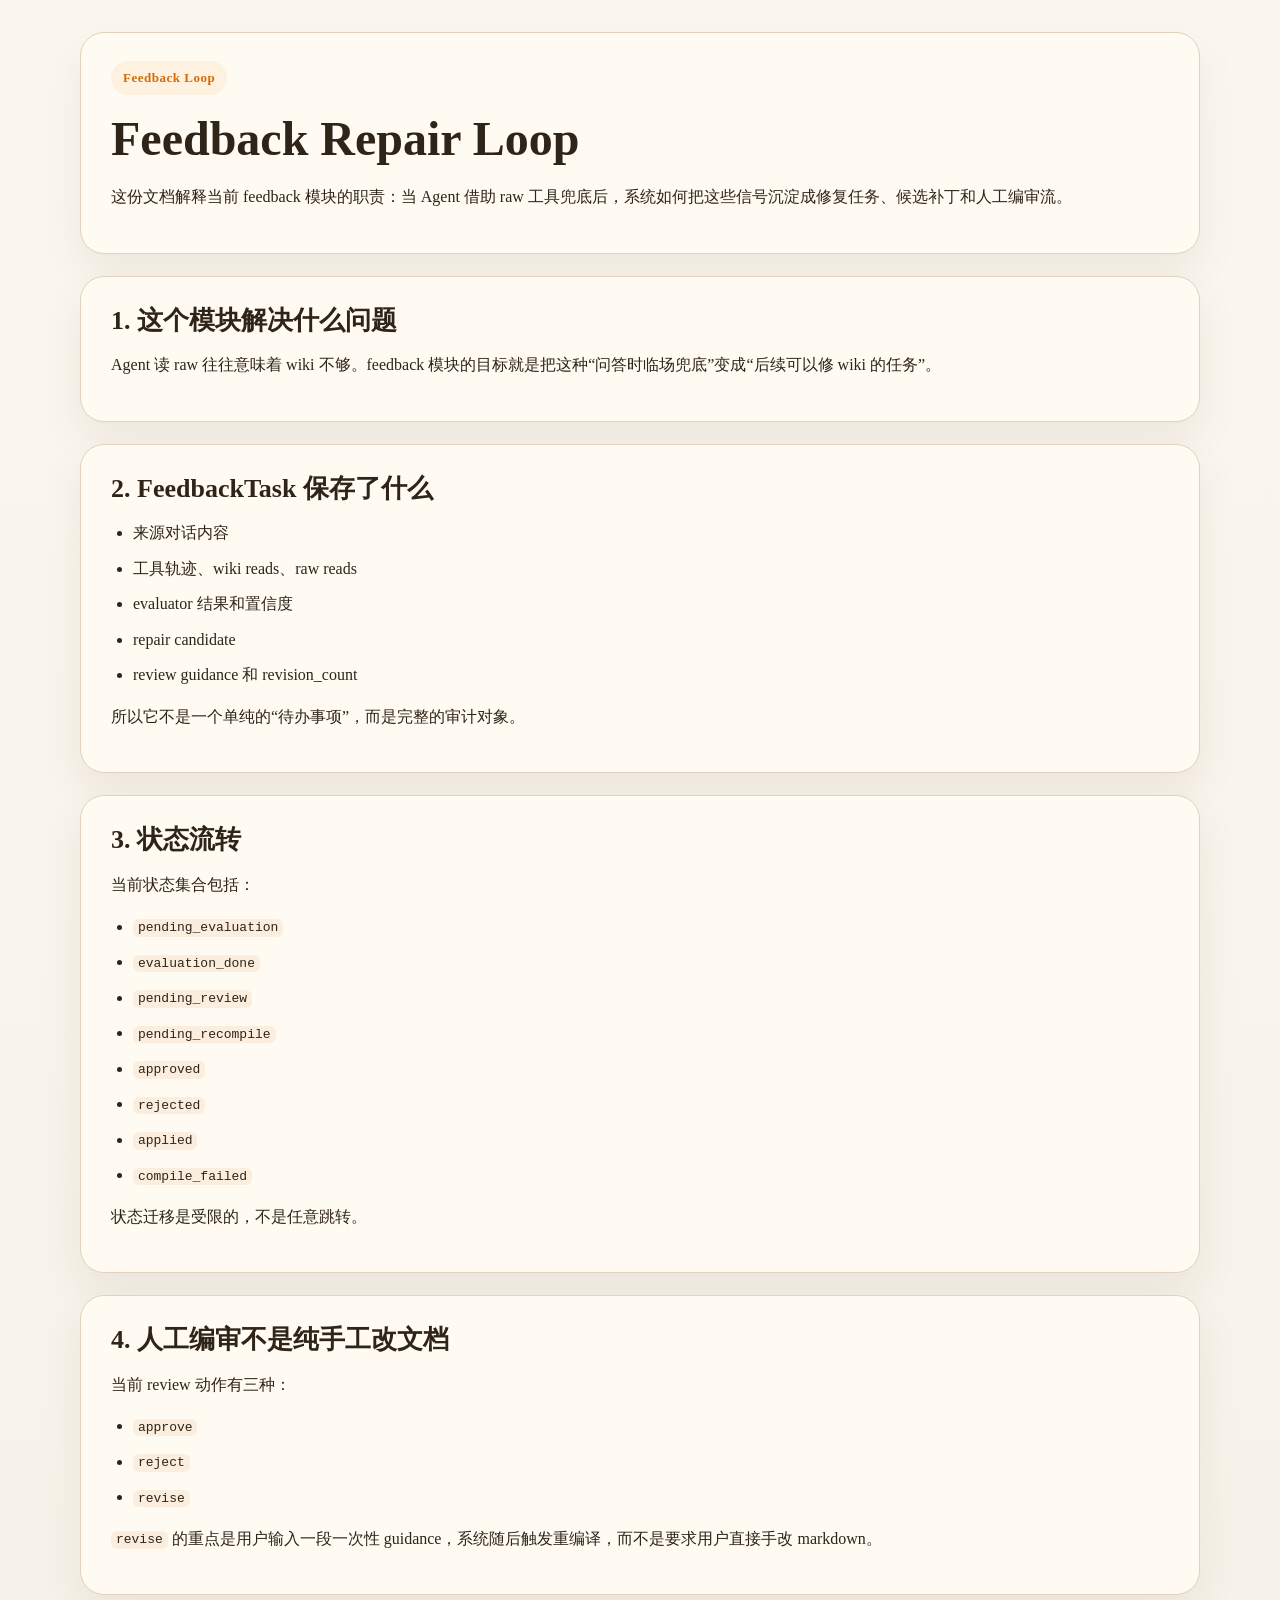
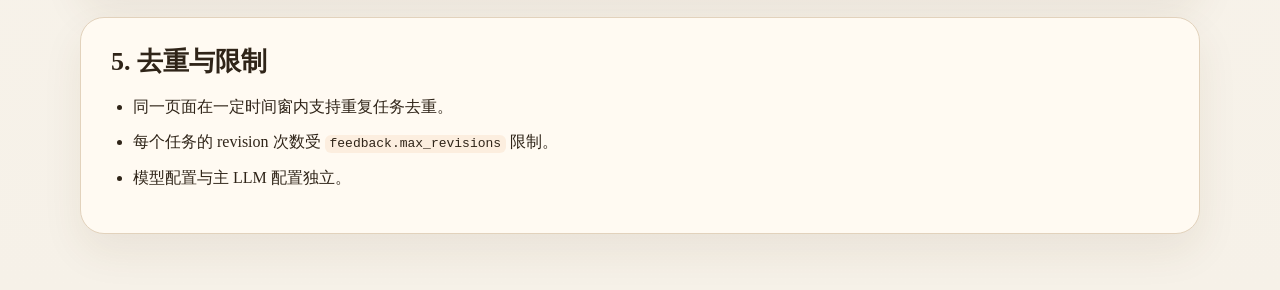
<file: docs/feedback-repair-loop.html>
<!DOCTYPE html>
<html lang="zh-CN">
<head>
  <meta charset="UTF-8">
  <meta name="viewport" content="width=device-width, initial-scale=1.0">
  <title>Feedback Repair Loop</title>
  <style>
    :root { --bg:#f6f1e8; --panel:#fffaf2; --text:#2f2418; --muted:#6c5a46; --line:#e2d2bc; --accent:#d46b08; --shadow:0 18px 40px rgba(92,62,29,.08); }
    *{box-sizing:border-box} body{margin:0;font-family:"Noto Serif SC","Source Han Serif SC","Songti SC",serif;background:linear-gradient(180deg,#fbf7f0 0%,var(--bg) 100%);color:var(--text);line-height:1.72}
    .page{width:min(1120px,calc(100vw - 32px));margin:32px auto 56px}.hero,.section{background:var(--panel);border:1px solid var(--line);border-radius:24px;box-shadow:var(--shadow);padding:28px 30px;margin-top:22px}
    .eyebrow{display:inline-block;padding:6px 12px;border-radius:999px;background:#fff1df;color:var(--accent);font-size:13px;font-weight:700;letter-spacing:.04em;margin-bottom:14px}
    h1,h2{margin:0 0 14px;line-height:1.25} h1{font-size:clamp(32px,4vw,48px)} h2{font-size:26px} p{margin:0 0 14px} ul,ol{margin:0 0 14px;padding-left:22px} li{margin-bottom:8px}
    code{background:rgba(212,107,8,.08);padding:.1em .38em;border-radius:6px}
  </style>
</head>
<body>
  <main class="page">
    <section class="hero">
      <div class="eyebrow">Feedback Loop</div>
      <h1>Feedback Repair Loop</h1>
      <p>这份文档解释当前 feedback 模块的职责：当 Agent 借助 raw 工具兜底后，系统如何把这些信号沉淀成修复任务、候选补丁和人工编审流。</p>
    </section>
    <section class="section">
      <h2>1. 这个模块解决什么问题</h2>
      <p>Agent 读 raw 往往意味着 wiki 不够。feedback 模块的目标就是把这种“问答时临场兜底”变成“后续可以修 wiki 的任务”。</p>
    </section>
    <section class="section">
      <h2>2. FeedbackTask 保存了什么</h2>
      <ul>
        <li>来源对话内容</li>
        <li>工具轨迹、wiki reads、raw reads</li>
        <li>evaluator 结果和置信度</li>
        <li>repair candidate</li>
        <li>review guidance 和 revision_count</li>
      </ul>
      <p>所以它不是一个单纯的“待办事项”，而是完整的审计对象。</p>
    </section>
    <section class="section">
      <h2>3. 状态流转</h2>
      <p>当前状态集合包括：</p>
      <ul>
        <li><code>pending_evaluation</code></li>
        <li><code>evaluation_done</code></li>
        <li><code>pending_review</code></li>
        <li><code>pending_recompile</code></li>
        <li><code>approved</code></li>
        <li><code>rejected</code></li>
        <li><code>applied</code></li>
        <li><code>compile_failed</code></li>
      </ul>
      <p>状态迁移是受限的，不是任意跳转。</p>
    </section>
    <section class="section">
      <h2>4. 人工编审不是纯手工改文档</h2>
      <p>当前 review 动作有三种：</p>
      <ul>
        <li><code>approve</code></li>
        <li><code>reject</code></li>
        <li><code>revise</code></li>
      </ul>
      <p><code>revise</code> 的重点是用户输入一段一次性 guidance，系统随后触发重编译，而不是要求用户直接手改 markdown。</p>
    </section>
    <section class="section">
      <h2>5. 去重与限制</h2>
      <ul>
        <li>同一页面在一定时间窗内支持重复任务去重。</li>
        <li>每个任务的 revision 次数受 <code>feedback.max_revisions</code> 限制。</li>
        <li>模型配置与主 LLM 配置独立。</li>
      </ul>
    </section>
  </main>
</body>
</html>
</file>
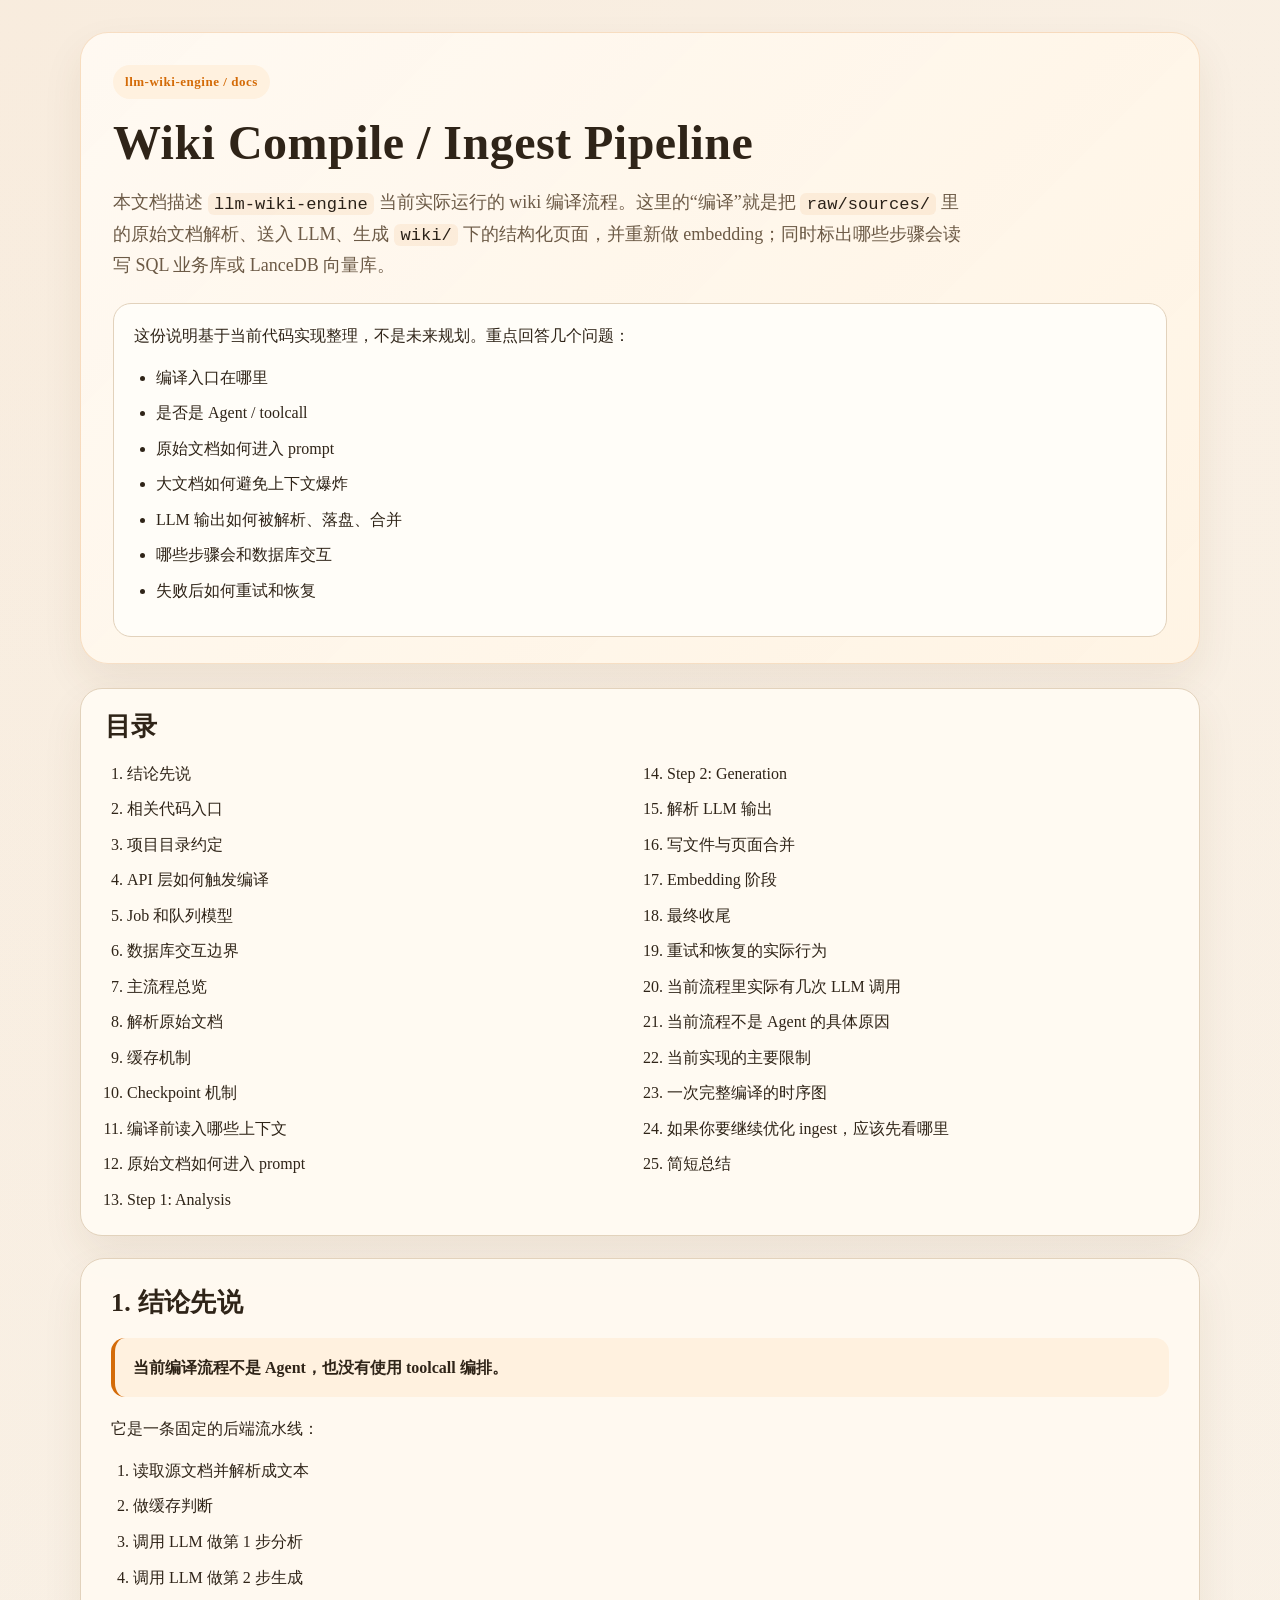
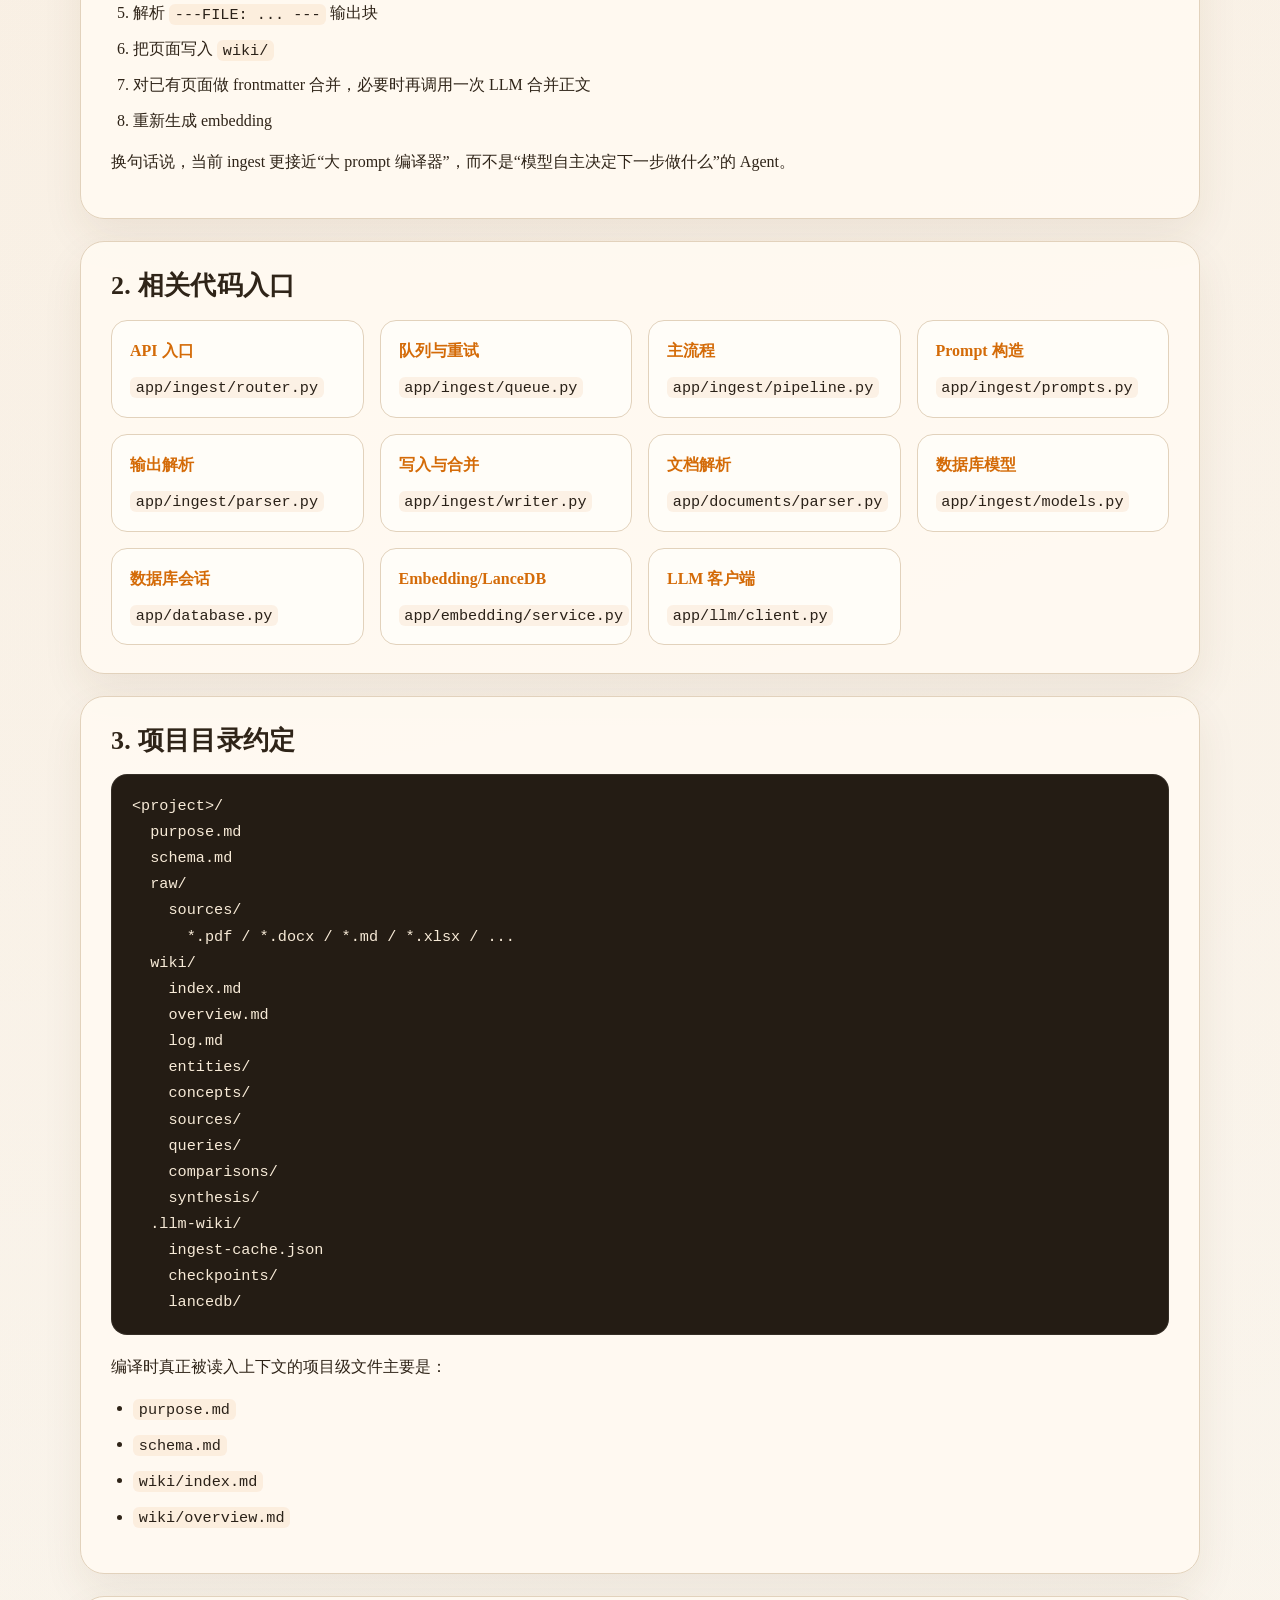
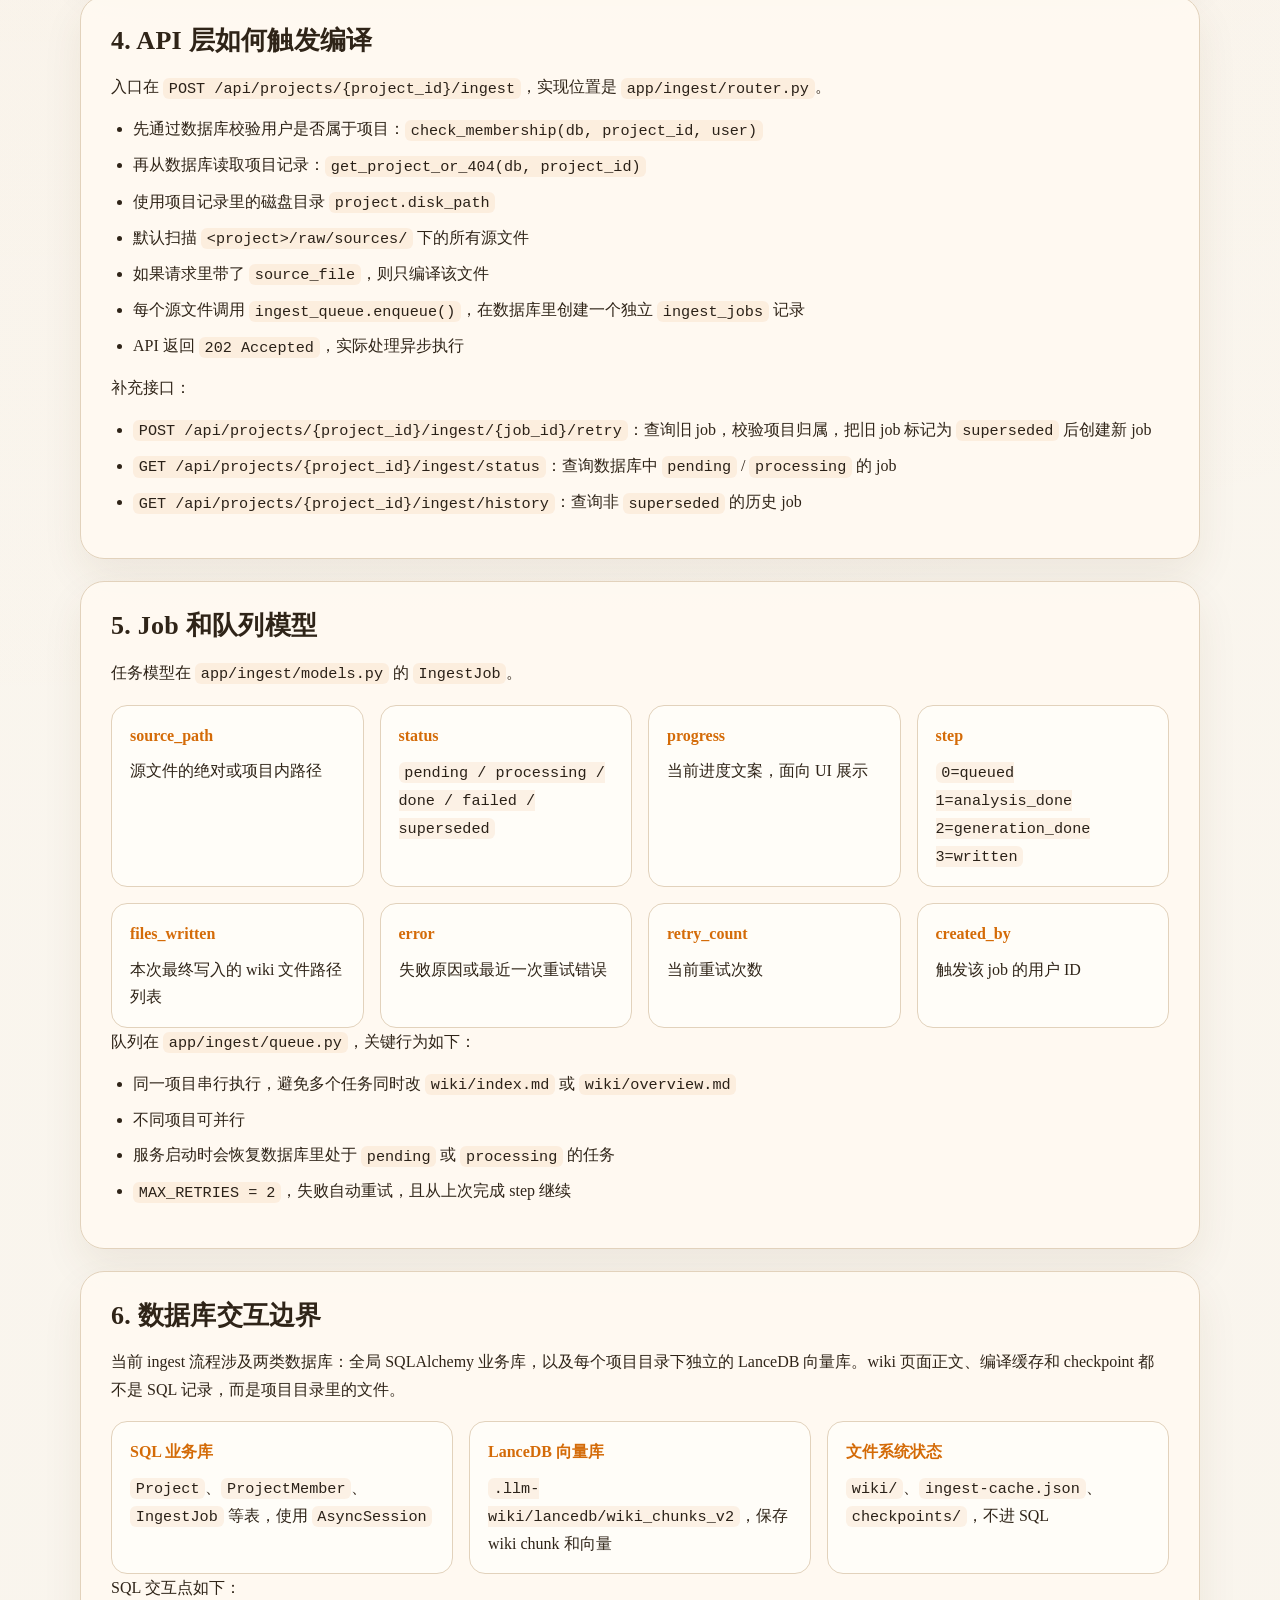
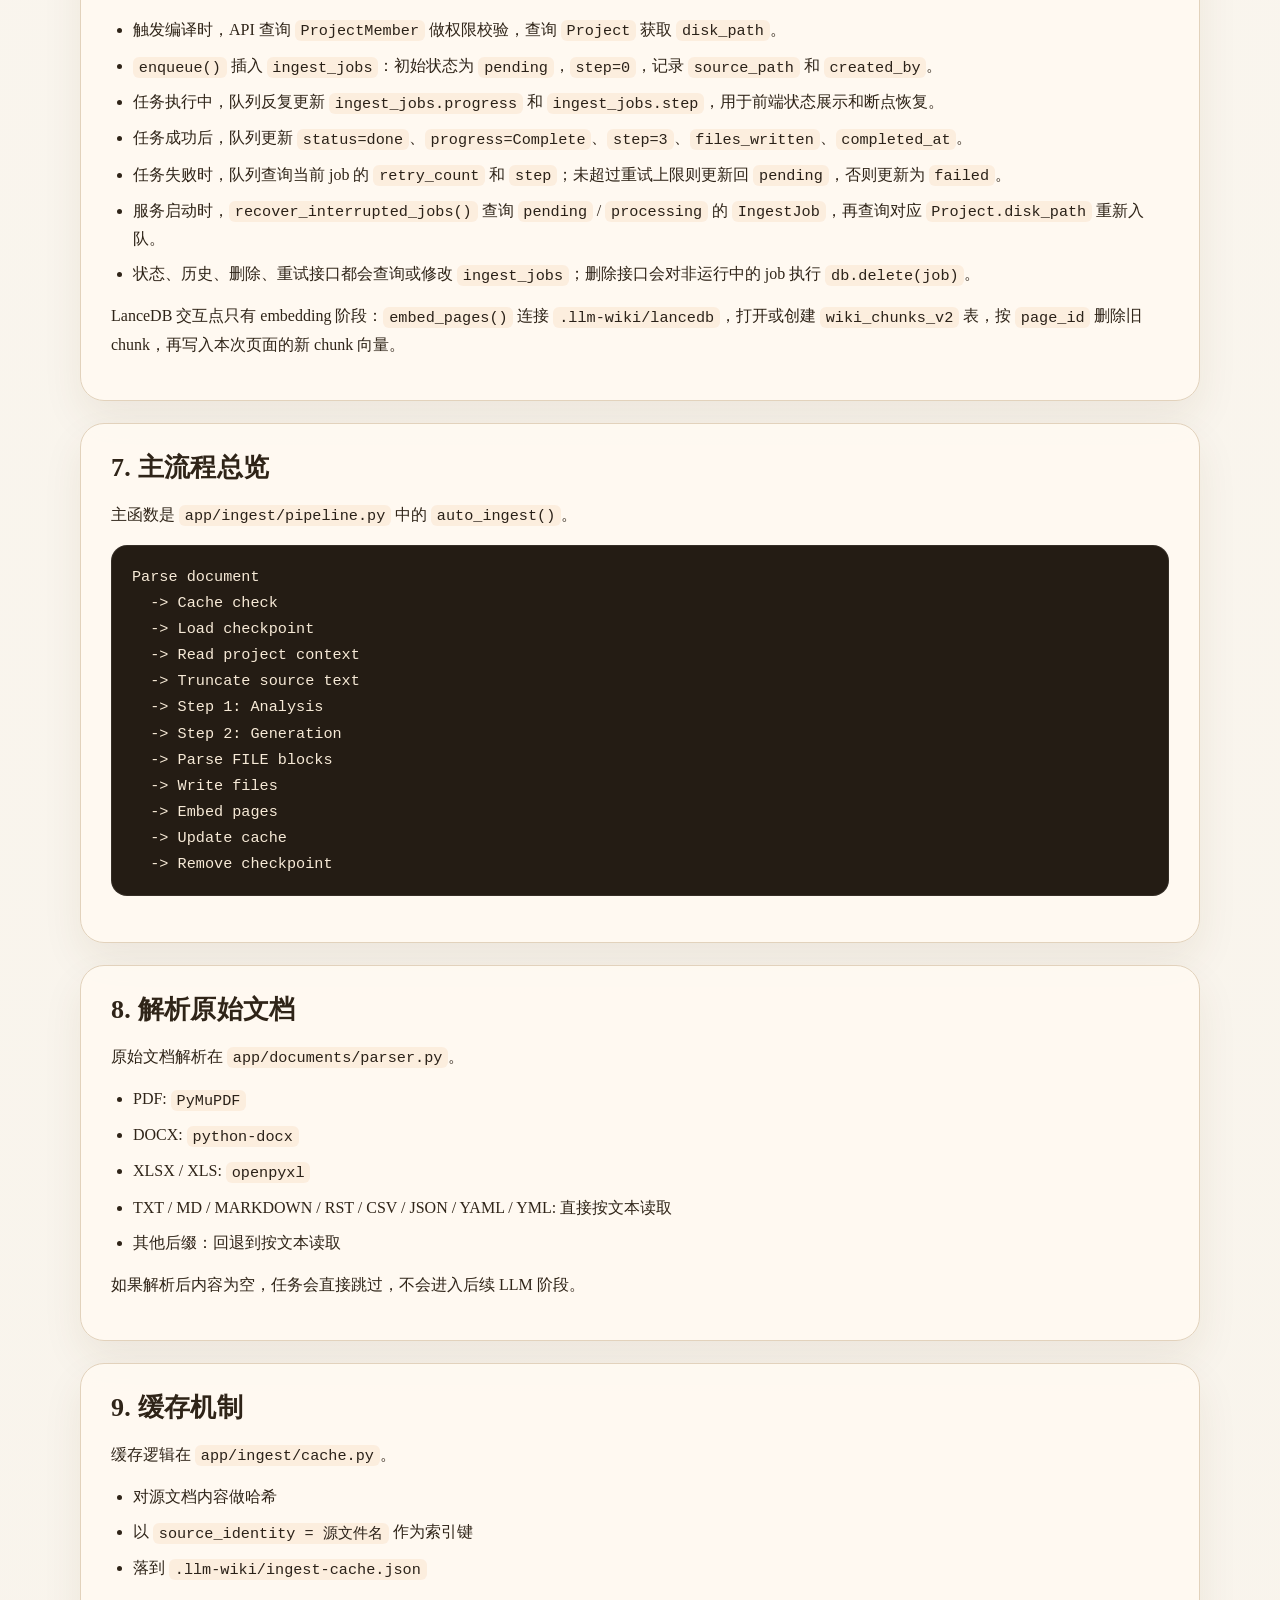
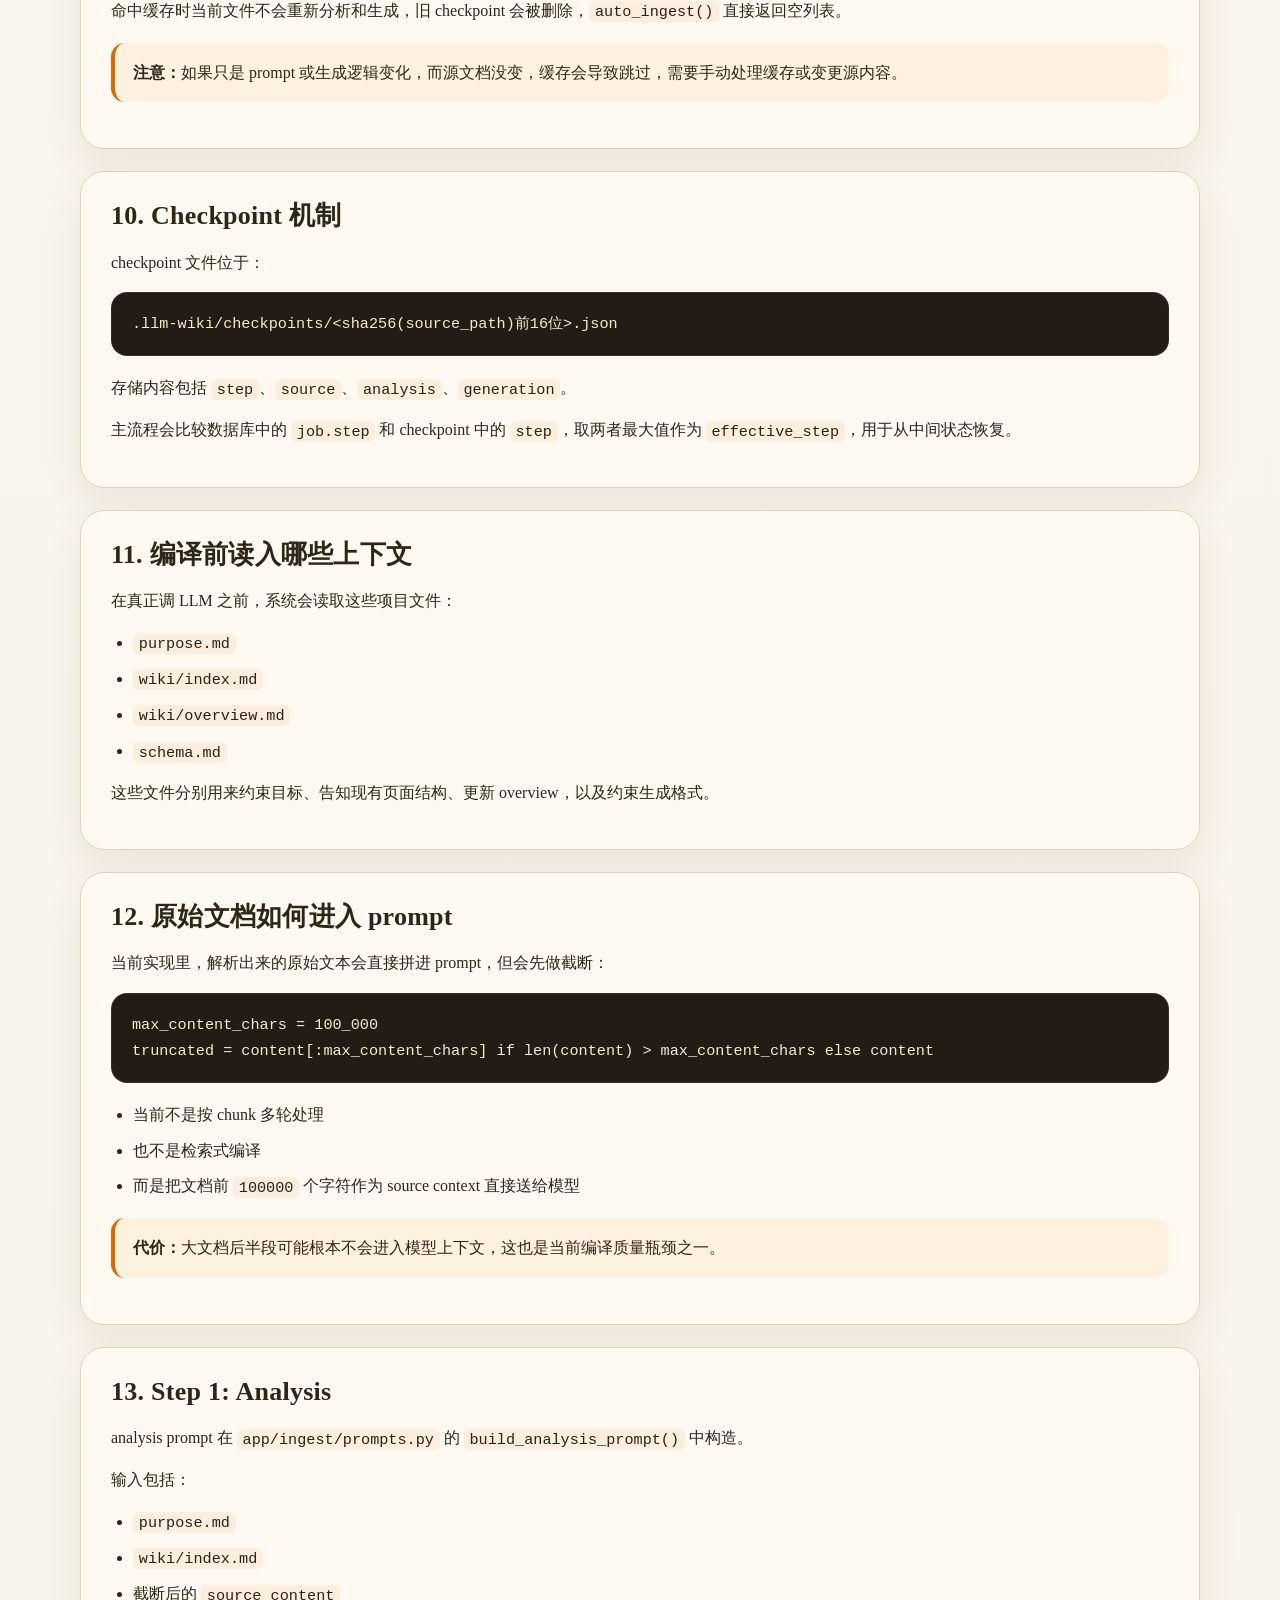
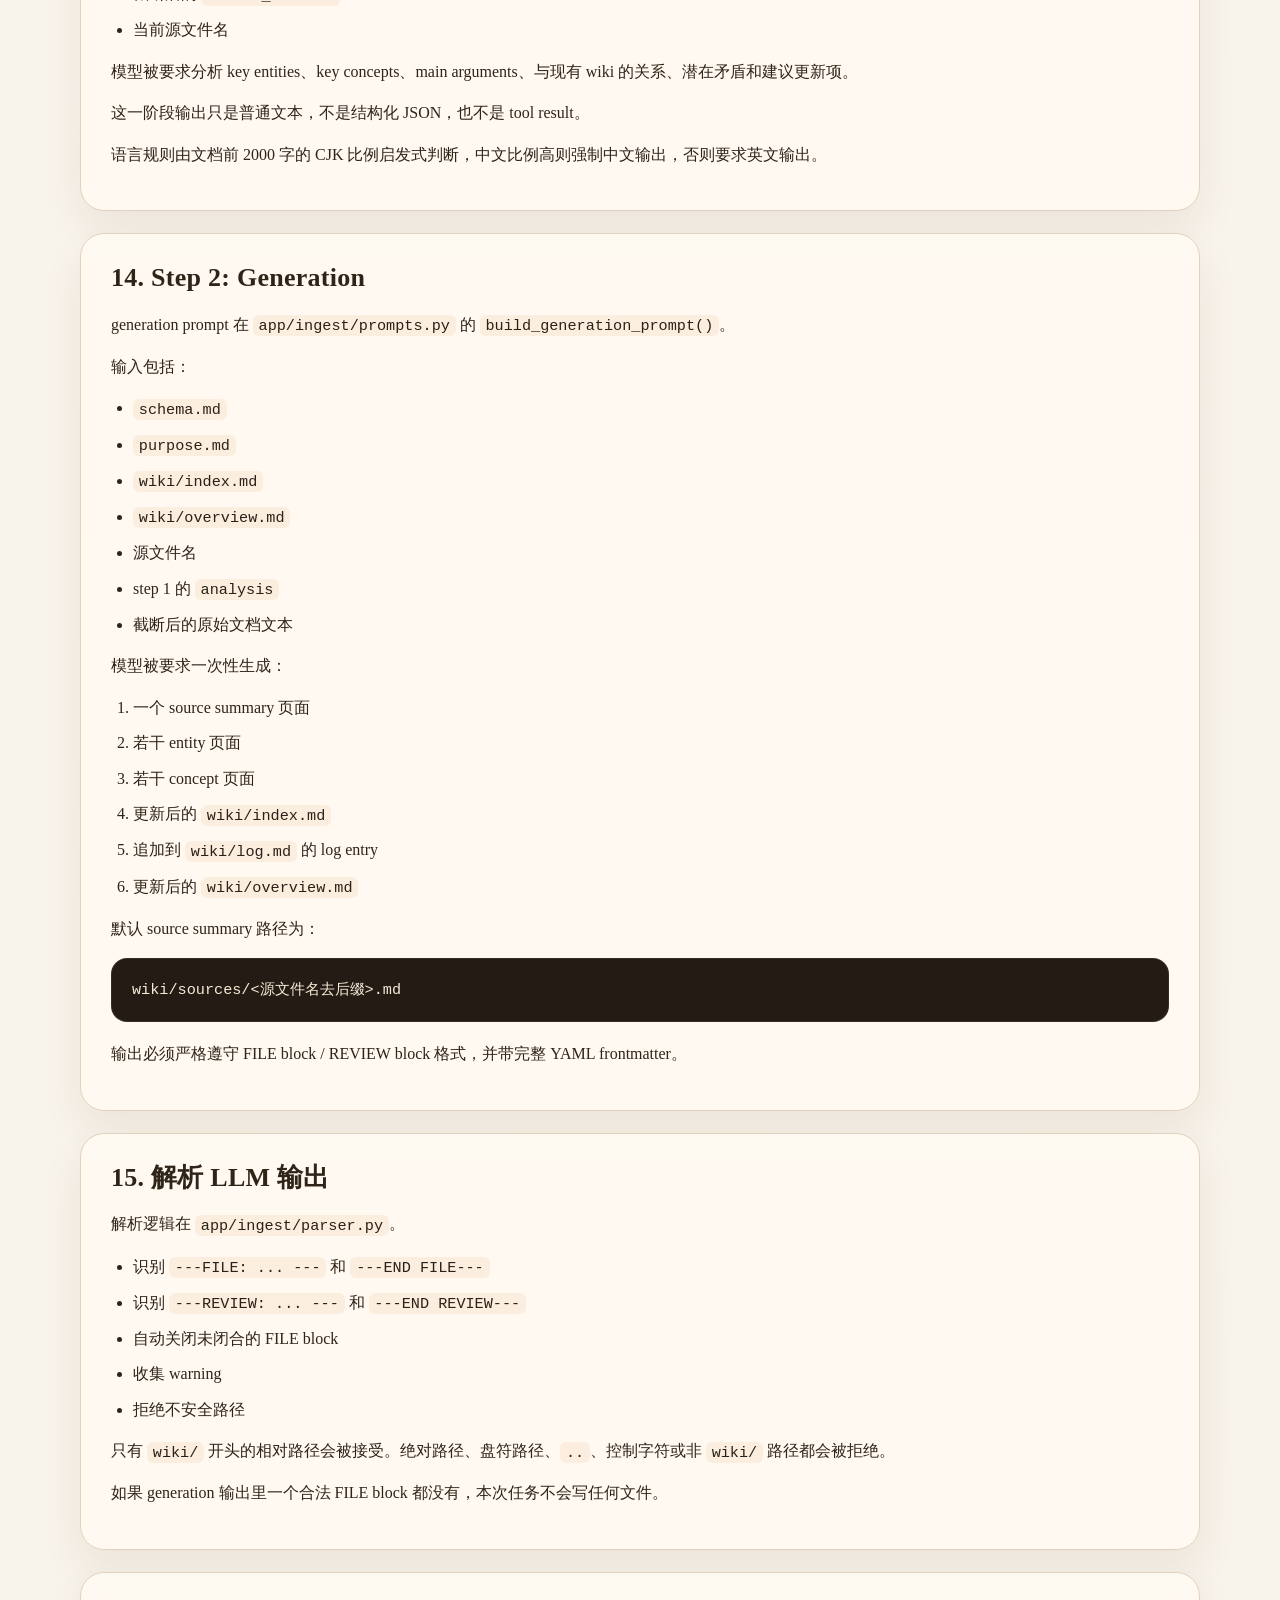
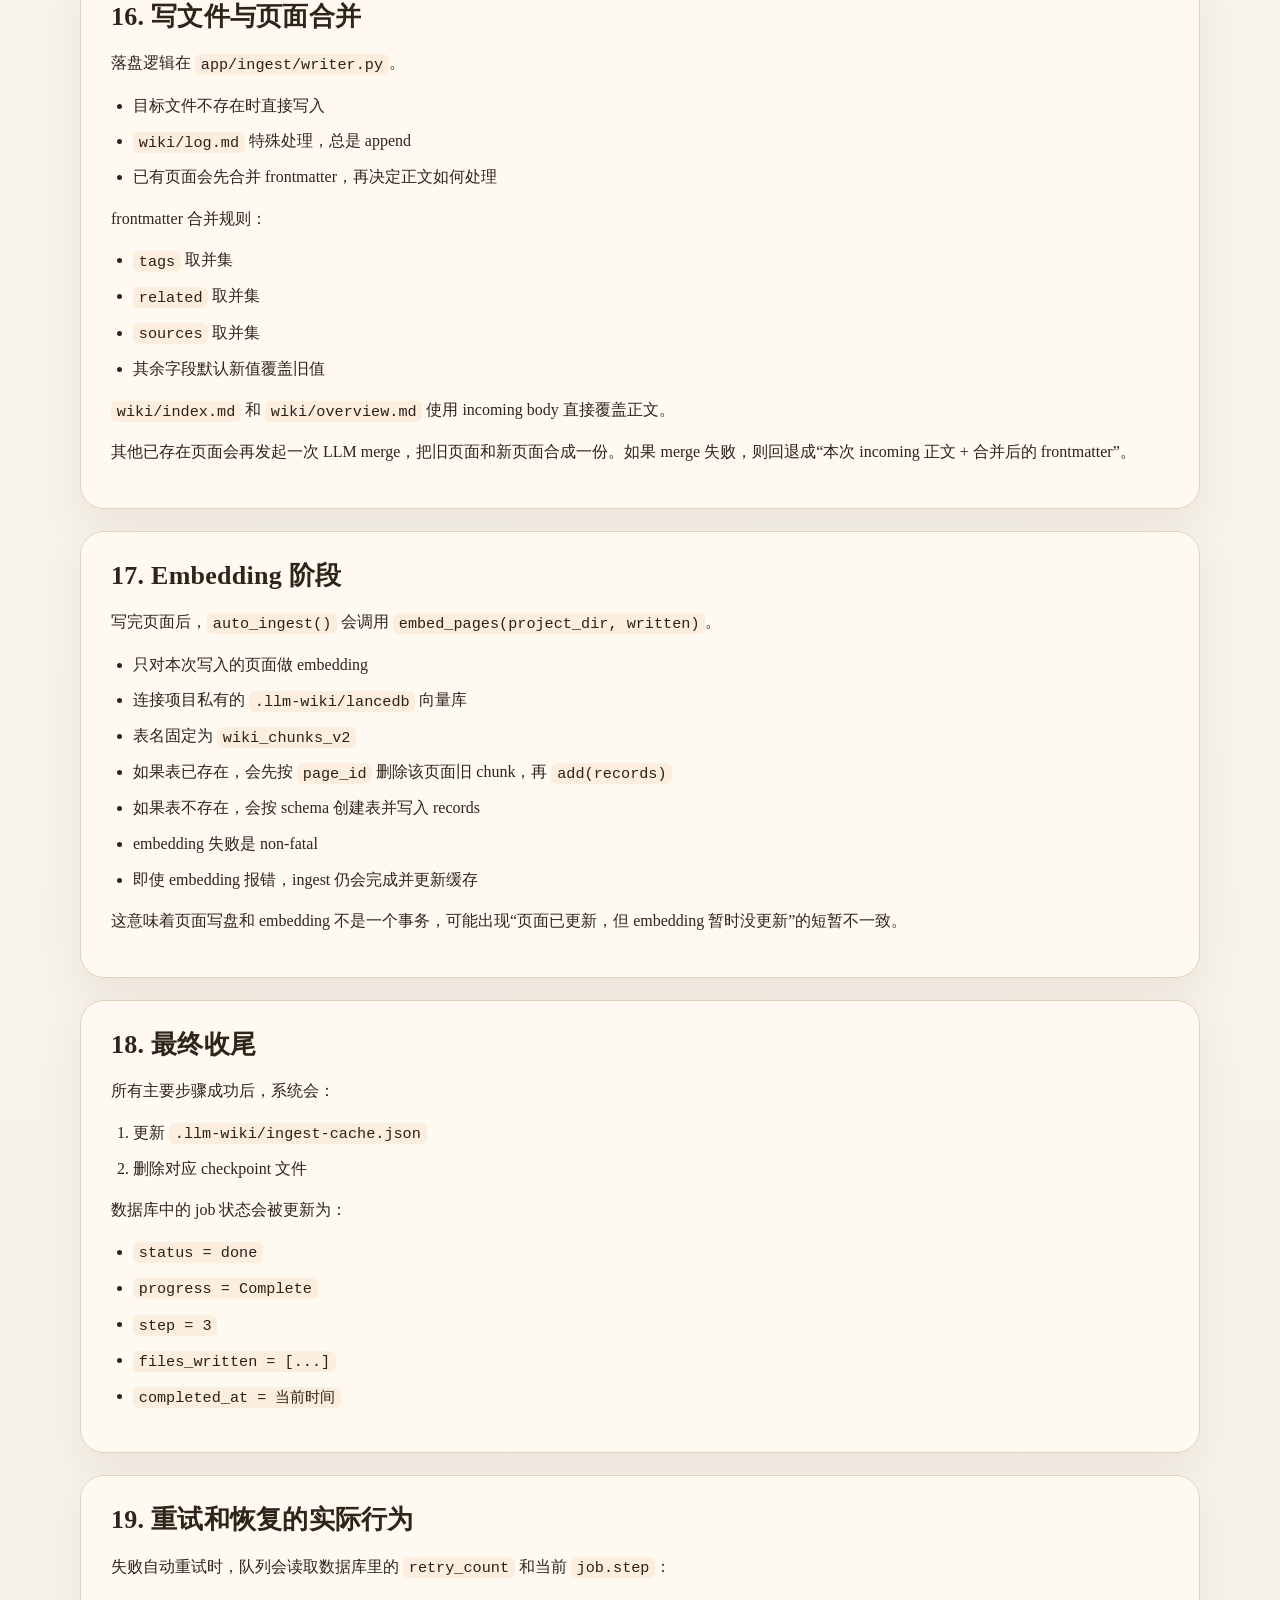
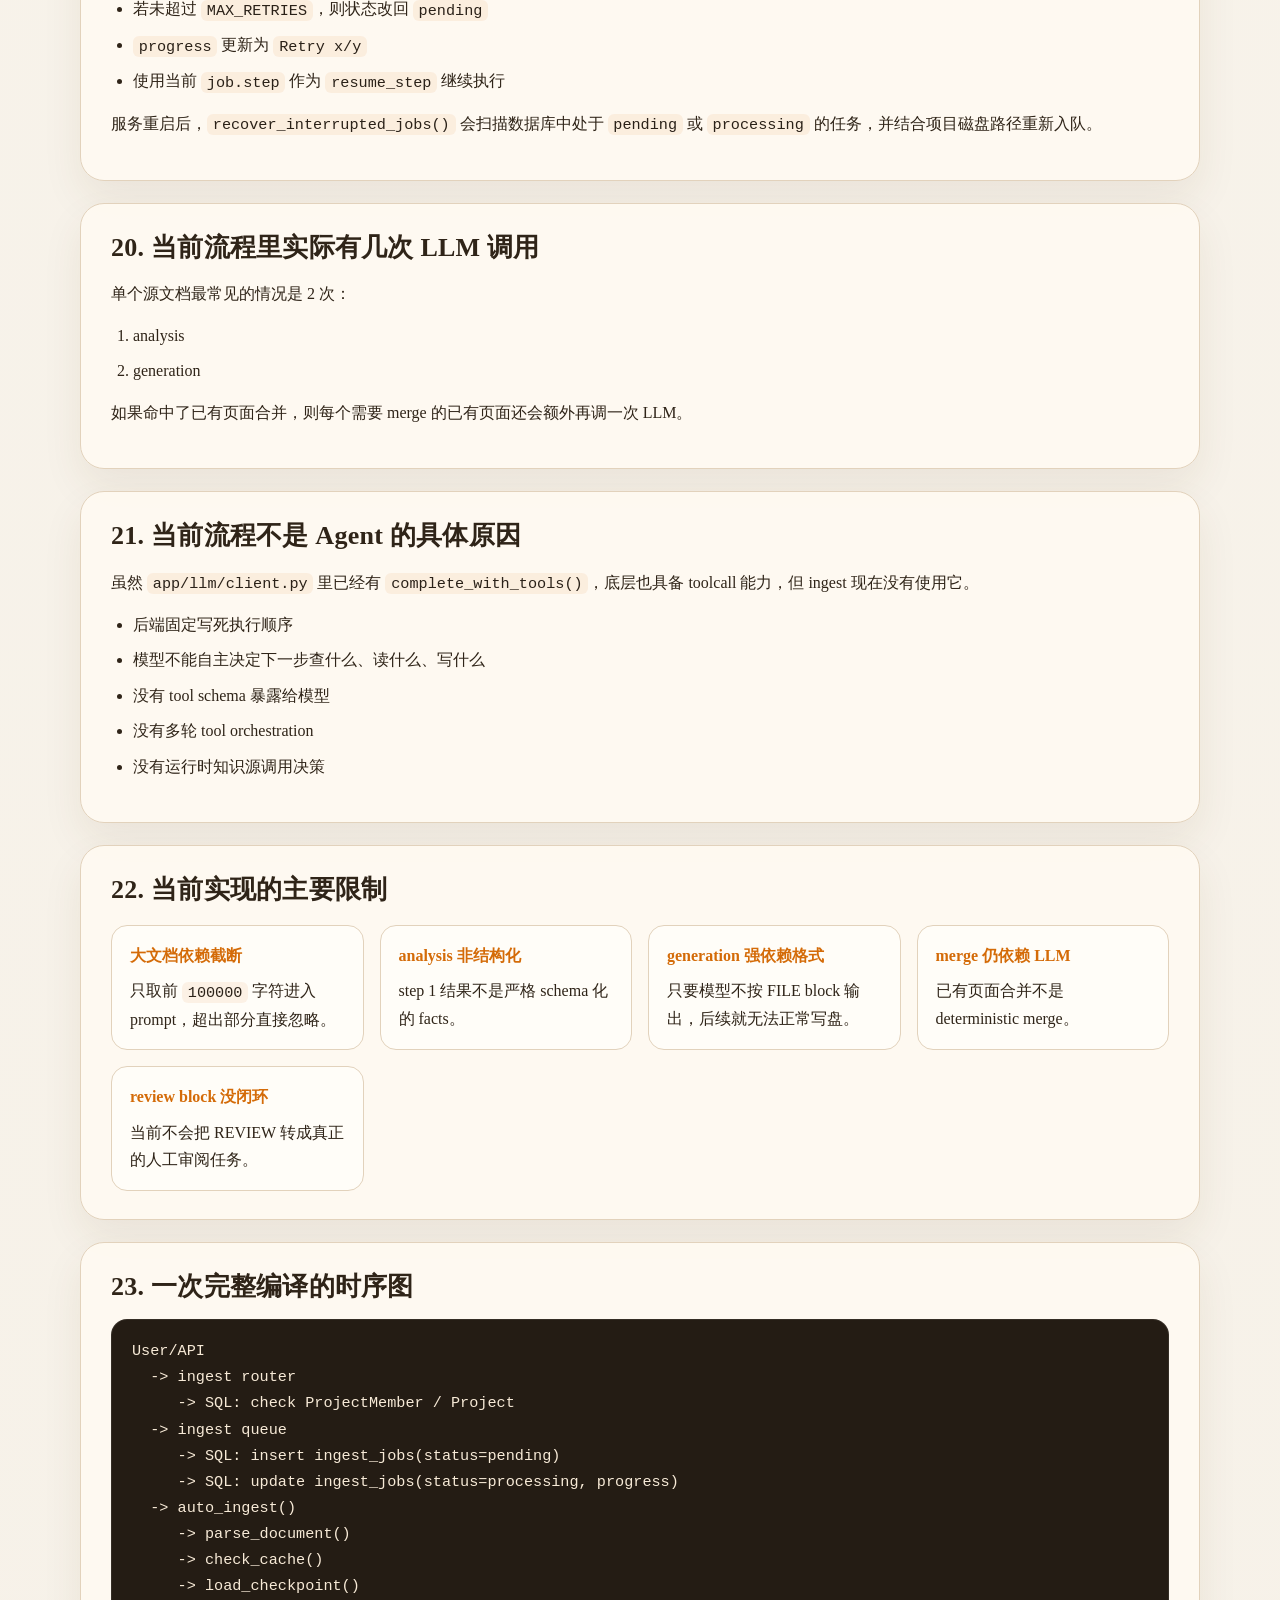
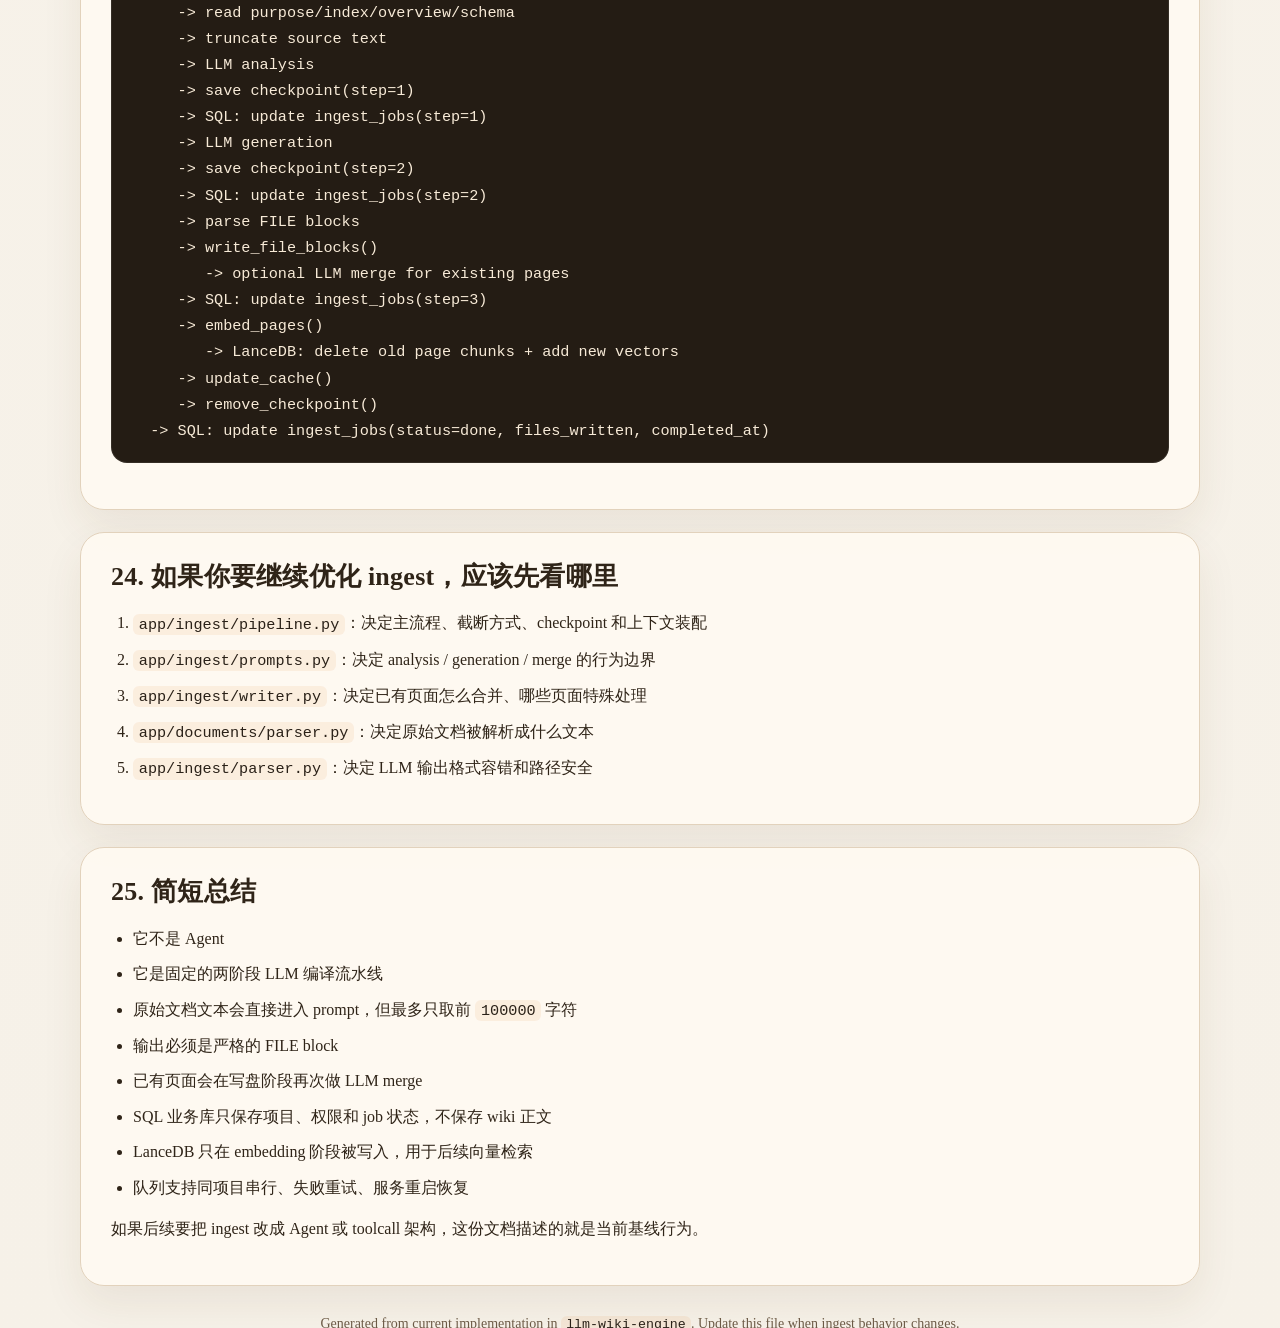
<file: docs/ingest-compile-pipeline.html>
<!DOCTYPE html>
<html lang="zh-CN">
<head>
  <meta charset="UTF-8">
  <meta name="viewport" content="width=device-width, initial-scale=1.0">
  <title>Wiki Compile / Ingest Pipeline</title>
  <style>
    :root {
      color-scheme: light;
      --bg: #f6f1e8;
      --panel: #fffaf2;
      --panel-strong: #fffdf8;
      --text: #2f2418;
      --muted: #6c5a46;
      --line: #e2d2bc;
      --accent: #d46b08;
      --accent-soft: #fff1df;
      --code: #2a2118;
      --shadow: 0 18px 40px rgba(92, 62, 29, 0.08);
    }

    * {
      box-sizing: border-box;
    }

    body {
      margin: 0;
      font-family: "Noto Serif SC", "Source Han Serif SC", "Songti SC", serif;
      background:
        radial-gradient(circle at top left, rgba(212, 107, 8, 0.08), transparent 28%),
        linear-gradient(180deg, #fbf7f0 0%, var(--bg) 100%);
      color: var(--text);
      line-height: 1.72;
    }

    .page {
      width: min(1120px, calc(100vw - 32px));
      margin: 32px auto 56px;
    }

    .hero {
      background: linear-gradient(135deg, rgba(255, 250, 242, 0.95), rgba(255, 244, 228, 0.92));
      border: 1px solid rgba(212, 107, 8, 0.18);
      border-radius: 28px;
      box-shadow: var(--shadow);
      padding: 32px 32px 26px;
    }

    .eyebrow {
      display: inline-block;
      margin: 0 0 14px;
      padding: 6px 12px;
      border-radius: 999px;
      background: var(--accent-soft);
      color: var(--accent);
      font-size: 13px;
      font-weight: 700;
      letter-spacing: 0.04em;
    }

    h1, h2, h3 {
      font-weight: 700;
      letter-spacing: 0.01em;
      line-height: 1.25;
      margin: 0;
    }

    h1 {
      font-size: clamp(32px, 4vw, 48px);
      margin-bottom: 14px;
    }

    h2 {
      font-size: 26px;
      margin-bottom: 16px;
    }

    h3 {
      font-size: 20px;
      margin-bottom: 12px;
    }

    p {
      margin: 0 0 14px;
    }

    .lead {
      max-width: 860px;
      font-size: 18px;
      color: var(--muted);
    }

    .summary {
      margin-top: 22px;
      padding: 18px 20px;
      background: var(--panel-strong);
      border: 1px solid var(--line);
      border-radius: 18px;
    }

    .toc {
      margin-top: 24px;
      padding: 22px 24px;
      background: var(--panel);
      border: 1px solid var(--line);
      border-radius: 22px;
      box-shadow: var(--shadow);
    }

    .toc ol {
      margin: 14px 0 0;
      padding-left: 22px;
      columns: 2;
      column-gap: 32px;
    }

    .toc li {
      margin-bottom: 8px;
      break-inside: avoid;
    }

    .section {
      margin-top: 22px;
      padding: 28px 30px;
      background: rgba(255, 250, 242, 0.94);
      border: 1px solid var(--line);
      border-radius: 24px;
      box-shadow: var(--shadow);
    }

    .callout {
      margin: 18px 0;
      padding: 16px 18px;
      background: var(--accent-soft);
      border-left: 4px solid var(--accent);
      border-radius: 14px;
    }

    ul, ol {
      margin: 0 0 14px;
      padding-left: 22px;
    }

    li {
      margin-bottom: 8px;
    }

    code {
      font-family: "SFMono-Regular", "Menlo", "Consolas", monospace;
      font-size: 0.95em;
      color: var(--code);
      background: rgba(212, 107, 8, 0.08);
      padding: 0.1em 0.38em;
      border-radius: 6px;
    }

    pre {
      margin: 16px 0 18px;
      padding: 18px 20px;
      overflow: auto;
      background: #241c14;
      color: #f7ead7;
      border-radius: 16px;
      border: 1px solid rgba(255, 255, 255, 0.08);
    }

    pre code {
      background: transparent;
      color: inherit;
      padding: 0;
    }

    .grid {
      display: grid;
      gap: 16px;
      grid-template-columns: repeat(auto-fit, minmax(220px, 1fr));
      margin-top: 18px;
    }

    .card {
      padding: 16px 18px;
      background: var(--panel-strong);
      border: 1px solid var(--line);
      border-radius: 16px;
    }

    .card strong {
      display: block;
      margin-bottom: 8px;
      color: var(--accent);
    }

    .footer {
      margin-top: 26px;
      color: var(--muted);
      font-size: 14px;
      text-align: center;
    }

    @media (max-width: 820px) {
      .page {
        width: min(100vw - 20px, 1120px);
        margin: 16px auto 32px;
      }

      .hero,
      .toc,
      .section {
        padding: 22px 18px;
        border-radius: 20px;
      }

      .toc ol {
        columns: 1;
      }
    }
  </style>
</head>
<body>
  <main class="page">
    <section class="hero">
      <div class="eyebrow">llm-wiki-engine / docs</div>
      <h1>Wiki Compile / Ingest Pipeline</h1>
      <p class="lead">本文档描述 <code>llm-wiki-engine</code> 当前实际运行的 wiki 编译流程。这里的“编译”就是把 <code>raw/sources/</code> 里的原始文档解析、送入 LLM、生成 <code>wiki/</code> 下的结构化页面，并重新做 embedding；同时标出哪些步骤会读写 SQL 业务库或 LanceDB 向量库。</p>
      <div class="summary">
        <p>这份说明基于当前代码实现整理，不是未来规划。重点回答几个问题：</p>
        <ul>
          <li>编译入口在哪里</li>
          <li>是否是 Agent / toolcall</li>
          <li>原始文档如何进入 prompt</li>
          <li>大文档如何避免上下文爆炸</li>
          <li>LLM 输出如何被解析、落盘、合并</li>
          <li>哪些步骤会和数据库交互</li>
          <li>失败后如何重试和恢复</li>
        </ul>
      </div>
    </section>

    <section class="toc">
      <h2>目录</h2>
      <ol>
        <li>结论先说</li>
        <li>相关代码入口</li>
        <li>项目目录约定</li>
        <li>API 层如何触发编译</li>
        <li>Job 和队列模型</li>
        <li>数据库交互边界</li>
        <li>主流程总览</li>
        <li>解析原始文档</li>
        <li>缓存机制</li>
        <li>Checkpoint 机制</li>
        <li>编译前读入哪些上下文</li>
        <li>原始文档如何进入 prompt</li>
        <li>Step 1: Analysis</li>
        <li>Step 2: Generation</li>
        <li>解析 LLM 输出</li>
        <li>写文件与页面合并</li>
        <li>Embedding 阶段</li>
        <li>最终收尾</li>
        <li>重试和恢复的实际行为</li>
        <li>当前流程里实际有几次 LLM 调用</li>
        <li>当前流程不是 Agent 的具体原因</li>
        <li>当前实现的主要限制</li>
        <li>一次完整编译的时序图</li>
        <li>如果你要继续优化 ingest，应该先看哪里</li>
        <li>简短总结</li>
      </ol>
    </section>

    <section class="section">
      <h2>1. 结论先说</h2>
      <div class="callout">
        <strong>当前编译流程不是 Agent，也没有使用 toolcall 编排。</strong>
      </div>
      <p>它是一条固定的后端流水线：</p>
      <ol>
        <li>读取源文档并解析成文本</li>
        <li>做缓存判断</li>
        <li>调用 LLM 做第 1 步分析</li>
        <li>调用 LLM 做第 2 步生成</li>
        <li>解析 <code>---FILE: ... ---</code> 输出块</li>
        <li>把页面写入 <code>wiki/</code></li>
        <li>对已有页面做 frontmatter 合并，必要时再调用一次 LLM 合并正文</li>
        <li>重新生成 embedding</li>
      </ol>
      <p>换句话说，当前 ingest 更接近“大 prompt 编译器”，而不是“模型自主决定下一步做什么”的 Agent。</p>
    </section>

    <section class="section">
      <h2>2. 相关代码入口</h2>
      <div class="grid">
        <div class="card"><strong>API 入口</strong><code>app/ingest/router.py</code></div>
        <div class="card"><strong>队列与重试</strong><code>app/ingest/queue.py</code></div>
        <div class="card"><strong>主流程</strong><code>app/ingest/pipeline.py</code></div>
        <div class="card"><strong>Prompt 构造</strong><code>app/ingest/prompts.py</code></div>
        <div class="card"><strong>输出解析</strong><code>app/ingest/parser.py</code></div>
        <div class="card"><strong>写入与合并</strong><code>app/ingest/writer.py</code></div>
        <div class="card"><strong>文档解析</strong><code>app/documents/parser.py</code></div>
        <div class="card"><strong>数据库模型</strong><code>app/ingest/models.py</code></div>
        <div class="card"><strong>数据库会话</strong><code>app/database.py</code></div>
        <div class="card"><strong>Embedding/LanceDB</strong><code>app/embedding/service.py</code></div>
        <div class="card"><strong>LLM 客户端</strong><code>app/llm/client.py</code></div>
      </div>
    </section>

    <section class="section">
      <h2>3. 项目目录约定</h2>
      <pre><code>&lt;project&gt;/
  purpose.md
  schema.md
  raw/
    sources/
      *.pdf / *.docx / *.md / *.xlsx / ...
  wiki/
    index.md
    overview.md
    log.md
    entities/
    concepts/
    sources/
    queries/
    comparisons/
    synthesis/
  .llm-wiki/
    ingest-cache.json
    checkpoints/
    lancedb/</code></pre>
      <p>编译时真正被读入上下文的项目级文件主要是：</p>
      <ul>
        <li><code>purpose.md</code></li>
        <li><code>schema.md</code></li>
        <li><code>wiki/index.md</code></li>
        <li><code>wiki/overview.md</code></li>
      </ul>
    </section>

    <section class="section">
      <h2>4. API 层如何触发编译</h2>
      <p>入口在 <code>POST /api/projects/{project_id}/ingest</code>，实现位置是 <code>app/ingest/router.py</code>。</p>
      <ul>
        <li>先通过数据库校验用户是否属于项目：<code>check_membership(db, project_id, user)</code></li>
        <li>再从数据库读取项目记录：<code>get_project_or_404(db, project_id)</code></li>
        <li>使用项目记录里的磁盘目录 <code>project.disk_path</code></li>
        <li>默认扫描 <code>&lt;project&gt;/raw/sources/</code> 下的所有源文件</li>
        <li>如果请求里带了 <code>source_file</code>，则只编译该文件</li>
        <li>每个源文件调用 <code>ingest_queue.enqueue()</code>，在数据库里创建一个独立 <code>ingest_jobs</code> 记录</li>
        <li>API 返回 <code>202 Accepted</code>，实际处理异步执行</li>
      </ul>
      <p>补充接口：</p>
      <ul>
        <li><code>POST /api/projects/{project_id}/ingest/{job_id}/retry</code>：查询旧 job，校验项目归属，把旧 job 标记为 <code>superseded</code> 后创建新 job</li>
        <li><code>GET /api/projects/{project_id}/ingest/status</code>：查询数据库中 <code>pending</code> / <code>processing</code> 的 job</li>
        <li><code>GET /api/projects/{project_id}/ingest/history</code>：查询非 <code>superseded</code> 的历史 job</li>
      </ul>
    </section>

    <section class="section">
      <h2>5. Job 和队列模型</h2>
      <p>任务模型在 <code>app/ingest/models.py</code> 的 <code>IngestJob</code>。</p>
      <div class="grid">
        <div class="card"><strong>source_path</strong>源文件的绝对或项目内路径</div>
        <div class="card"><strong>status</strong><code>pending / processing / done / failed / superseded</code></div>
        <div class="card"><strong>progress</strong>当前进度文案，面向 UI 展示</div>
        <div class="card"><strong>step</strong><code>0=queued 1=analysis_done 2=generation_done 3=written</code></div>
        <div class="card"><strong>files_written</strong>本次最终写入的 wiki 文件路径列表</div>
        <div class="card"><strong>error</strong>失败原因或最近一次重试错误</div>
        <div class="card"><strong>retry_count</strong>当前重试次数</div>
        <div class="card"><strong>created_by</strong>触发该 job 的用户 ID</div>
      </div>
      <p>队列在 <code>app/ingest/queue.py</code>，关键行为如下：</p>
      <ul>
        <li>同一项目串行执行，避免多个任务同时改 <code>wiki/index.md</code> 或 <code>wiki/overview.md</code></li>
        <li>不同项目可并行</li>
        <li>服务启动时会恢复数据库里处于 <code>pending</code> 或 <code>processing</code> 的任务</li>
        <li><code>MAX_RETRIES = 2</code>，失败自动重试，且从上次完成 step 继续</li>
      </ul>
    </section>

    <section class="section">
      <h2>6. 数据库交互边界</h2>
      <p>当前 ingest 流程涉及两类数据库：全局 SQLAlchemy 业务库，以及每个项目目录下独立的 LanceDB 向量库。wiki 页面正文、编译缓存和 checkpoint 都不是 SQL 记录，而是项目目录里的文件。</p>
      <div class="grid">
        <div class="card"><strong>SQL 业务库</strong><code>Project</code>、<code>ProjectMember</code>、<code>IngestJob</code> 等表，使用 <code>AsyncSession</code></div>
        <div class="card"><strong>LanceDB 向量库</strong><code>.llm-wiki/lancedb/wiki_chunks_v2</code>，保存 wiki chunk 和向量</div>
        <div class="card"><strong>文件系统状态</strong><code>wiki/</code>、<code>ingest-cache.json</code>、<code>checkpoints/</code>，不进 SQL</div>
      </div>
      <p>SQL 交互点如下：</p>
      <ul>
        <li>触发编译时，API 查询 <code>ProjectMember</code> 做权限校验，查询 <code>Project</code> 获取 <code>disk_path</code>。</li>
        <li><code>enqueue()</code> 插入 <code>ingest_jobs</code>：初始状态为 <code>pending</code>，<code>step=0</code>，记录 <code>source_path</code> 和 <code>created_by</code>。</li>
        <li>任务执行中，队列反复更新 <code>ingest_jobs.progress</code> 和 <code>ingest_jobs.step</code>，用于前端状态展示和断点恢复。</li>
        <li>任务成功后，队列更新 <code>status=done</code>、<code>progress=Complete</code>、<code>step=3</code>、<code>files_written</code>、<code>completed_at</code>。</li>
        <li>任务失败时，队列查询当前 job 的 <code>retry_count</code> 和 <code>step</code>；未超过重试上限则更新回 <code>pending</code>，否则更新为 <code>failed</code>。</li>
        <li>服务启动时，<code>recover_interrupted_jobs()</code> 查询 <code>pending</code> / <code>processing</code> 的 <code>IngestJob</code>，再查询对应 <code>Project.disk_path</code> 重新入队。</li>
        <li>状态、历史、删除、重试接口都会查询或修改 <code>ingest_jobs</code>；删除接口会对非运行中的 job 执行 <code>db.delete(job)</code>。</li>
      </ul>
      <p>LanceDB 交互点只有 embedding 阶段：<code>embed_pages()</code> 连接 <code>.llm-wiki/lancedb</code>，打开或创建 <code>wiki_chunks_v2</code> 表，按 <code>page_id</code> 删除旧 chunk，再写入本次页面的新 chunk 向量。</p>
    </section>

    <section class="section">
      <h2>7. 主流程总览</h2>
      <p>主函数是 <code>app/ingest/pipeline.py</code> 中的 <code>auto_ingest()</code>。</p>
      <pre><code>Parse document
  -&gt; Cache check
  -&gt; Load checkpoint
  -&gt; Read project context
  -&gt; Truncate source text
  -&gt; Step 1: Analysis
  -&gt; Step 2: Generation
  -&gt; Parse FILE blocks
  -&gt; Write files
  -&gt; Embed pages
  -&gt; Update cache
  -&gt; Remove checkpoint</code></pre>
    </section>

    <section class="section">
      <h2>8. 解析原始文档</h2>
      <p>原始文档解析在 <code>app/documents/parser.py</code>。</p>
      <ul>
        <li>PDF: <code>PyMuPDF</code></li>
        <li>DOCX: <code>python-docx</code></li>
        <li>XLSX / XLS: <code>openpyxl</code></li>
        <li>TXT / MD / MARKDOWN / RST / CSV / JSON / YAML / YML: 直接按文本读取</li>
        <li>其他后缀：回退到按文本读取</li>
      </ul>
      <p>如果解析后内容为空，任务会直接跳过，不会进入后续 LLM 阶段。</p>
    </section>

    <section class="section">
      <h2>9. 缓存机制</h2>
      <p>缓存逻辑在 <code>app/ingest/cache.py</code>。</p>
      <ul>
        <li>对源文档内容做哈希</li>
        <li>以 <code>source_identity = 源文件名</code> 作为索引键</li>
        <li>落到 <code>.llm-wiki/ingest-cache.json</code></li>
      </ul>
      <p>命中缓存时当前文件不会重新分析和生成，旧 checkpoint 会被删除，<code>auto_ingest()</code> 直接返回空列表。</p>
      <div class="callout">
        <strong>注意：</strong>如果只是 prompt 或生成逻辑变化，而源文档没变，缓存会导致跳过，需要手动处理缓存或变更源内容。
      </div>
    </section>

    <section class="section">
      <h2>10. Checkpoint 机制</h2>
      <p>checkpoint 文件位于：</p>
      <pre><code>.llm-wiki/checkpoints/&lt;sha256(source_path)前16位&gt;.json</code></pre>
      <p>存储内容包括 <code>step</code>、<code>source</code>、<code>analysis</code>、<code>generation</code>。</p>
      <p>主流程会比较数据库中的 <code>job.step</code> 和 checkpoint 中的 <code>step</code>，取两者最大值作为 <code>effective_step</code>，用于从中间状态恢复。</p>
    </section>

    <section class="section">
      <h2>11. 编译前读入哪些上下文</h2>
      <p>在真正调 LLM 之前，系统会读取这些项目文件：</p>
      <ul>
        <li><code>purpose.md</code></li>
        <li><code>wiki/index.md</code></li>
        <li><code>wiki/overview.md</code></li>
        <li><code>schema.md</code></li>
      </ul>
      <p>这些文件分别用来约束目标、告知现有页面结构、更新 overview，以及约束生成格式。</p>
    </section>

    <section class="section">
      <h2>12. 原始文档如何进入 prompt</h2>
      <p>当前实现里，解析出来的原始文本会直接拼进 prompt，但会先做截断：</p>
      <pre><code>max_content_chars = 100_000
truncated = content[:max_content_chars] if len(content) &gt; max_content_chars else content</code></pre>
      <ul>
        <li>当前不是按 chunk 多轮处理</li>
        <li>也不是检索式编译</li>
        <li>而是把文档前 <code>100000</code> 个字符作为 source context 直接送给模型</li>
      </ul>
      <div class="callout">
        <strong>代价：</strong>大文档后半段可能根本不会进入模型上下文，这也是当前编译质量瓶颈之一。
      </div>
    </section>

    <section class="section">
      <h2>13. Step 1: Analysis</h2>
      <p>analysis prompt 在 <code>app/ingest/prompts.py</code> 的 <code>build_analysis_prompt()</code> 中构造。</p>
      <p>输入包括：</p>
      <ul>
        <li><code>purpose.md</code></li>
        <li><code>wiki/index.md</code></li>
        <li>截断后的 <code>source_content</code></li>
        <li>当前源文件名</li>
      </ul>
      <p>模型被要求分析 key entities、key concepts、main arguments、与现有 wiki 的关系、潜在矛盾和建议更新项。</p>
      <p>这一阶段输出只是普通文本，不是结构化 JSON，也不是 tool result。</p>
      <p>语言规则由文档前 2000 字的 CJK 比例启发式判断，中文比例高则强制中文输出，否则要求英文输出。</p>
    </section>

    <section class="section">
      <h2>14. Step 2: Generation</h2>
      <p>generation prompt 在 <code>app/ingest/prompts.py</code> 的 <code>build_generation_prompt()</code>。</p>
      <p>输入包括：</p>
      <ul>
        <li><code>schema.md</code></li>
        <li><code>purpose.md</code></li>
        <li><code>wiki/index.md</code></li>
        <li><code>wiki/overview.md</code></li>
        <li>源文件名</li>
        <li>step 1 的 <code>analysis</code></li>
        <li>截断后的原始文档文本</li>
      </ul>
      <p>模型被要求一次性生成：</p>
      <ol>
        <li>一个 source summary 页面</li>
        <li>若干 entity 页面</li>
        <li>若干 concept 页面</li>
        <li>更新后的 <code>wiki/index.md</code></li>
        <li>追加到 <code>wiki/log.md</code> 的 log entry</li>
        <li>更新后的 <code>wiki/overview.md</code></li>
      </ol>
      <p>默认 source summary 路径为：</p>
      <pre><code>wiki/sources/&lt;源文件名去后缀&gt;.md</code></pre>
      <p>输出必须严格遵守 FILE block / REVIEW block 格式，并带完整 YAML frontmatter。</p>
    </section>

    <section class="section">
      <h2>15. 解析 LLM 输出</h2>
      <p>解析逻辑在 <code>app/ingest/parser.py</code>。</p>
      <ul>
        <li>识别 <code>---FILE: ... ---</code> 和 <code>---END FILE---</code></li>
        <li>识别 <code>---REVIEW: ... ---</code> 和 <code>---END REVIEW---</code></li>
        <li>自动关闭未闭合的 FILE block</li>
        <li>收集 warning</li>
        <li>拒绝不安全路径</li>
      </ul>
      <p>只有 <code>wiki/</code> 开头的相对路径会被接受。绝对路径、盘符路径、<code>..</code>、控制字符或非 <code>wiki/</code> 路径都会被拒绝。</p>
      <p>如果 generation 输出里一个合法 FILE block 都没有，本次任务不会写任何文件。</p>
    </section>

    <section class="section">
      <h2>16. 写文件与页面合并</h2>
      <p>落盘逻辑在 <code>app/ingest/writer.py</code>。</p>
      <ul>
        <li>目标文件不存在时直接写入</li>
        <li><code>wiki/log.md</code> 特殊处理，总是 append</li>
        <li>已有页面会先合并 frontmatter，再决定正文如何处理</li>
      </ul>
      <p>frontmatter 合并规则：</p>
      <ul>
        <li><code>tags</code> 取并集</li>
        <li><code>related</code> 取并集</li>
        <li><code>sources</code> 取并集</li>
        <li>其余字段默认新值覆盖旧值</li>
      </ul>
      <p><code>wiki/index.md</code> 和 <code>wiki/overview.md</code> 使用 incoming body 直接覆盖正文。</p>
      <p>其他已存在页面会再发起一次 LLM merge，把旧页面和新页面合成一份。如果 merge 失败，则回退成“本次 incoming 正文 + 合并后的 frontmatter”。</p>
    </section>

    <section class="section">
      <h2>17. Embedding 阶段</h2>
      <p>写完页面后，<code>auto_ingest()</code> 会调用 <code>embed_pages(project_dir, written)</code>。</p>
      <ul>
        <li>只对本次写入的页面做 embedding</li>
        <li>连接项目私有的 <code>.llm-wiki/lancedb</code> 向量库</li>
        <li>表名固定为 <code>wiki_chunks_v2</code></li>
        <li>如果表已存在，会先按 <code>page_id</code> 删除该页面旧 chunk，再 <code>add(records)</code></li>
        <li>如果表不存在，会按 schema 创建表并写入 records</li>
        <li>embedding 失败是 non-fatal</li>
        <li>即使 embedding 报错，ingest 仍会完成并更新缓存</li>
      </ul>
      <p>这意味着页面写盘和 embedding 不是一个事务，可能出现“页面已更新，但 embedding 暂时没更新”的短暂不一致。</p>
    </section>

    <section class="section">
      <h2>18. 最终收尾</h2>
      <p>所有主要步骤成功后，系统会：</p>
      <ol>
        <li>更新 <code>.llm-wiki/ingest-cache.json</code></li>
        <li>删除对应 checkpoint 文件</li>
      </ol>
      <p>数据库中的 job 状态会被更新为：</p>
      <ul>
        <li><code>status = done</code></li>
        <li><code>progress = Complete</code></li>
        <li><code>step = 3</code></li>
        <li><code>files_written = [...]</code></li>
        <li><code>completed_at = 当前时间</code></li>
      </ul>
    </section>

    <section class="section">
      <h2>19. 重试和恢复的实际行为</h2>
      <p>失败自动重试时，队列会读取数据库里的 <code>retry_count</code> 和当前 <code>job.step</code>：</p>
      <ul>
        <li>若未超过 <code>MAX_RETRIES</code>，则状态改回 <code>pending</code></li>
        <li><code>progress</code> 更新为 <code>Retry x/y</code></li>
        <li>使用当前 <code>job.step</code> 作为 <code>resume_step</code> 继续执行</li>
      </ul>
      <p>服务重启后，<code>recover_interrupted_jobs()</code> 会扫描数据库中处于 <code>pending</code> 或 <code>processing</code> 的任务，并结合项目磁盘路径重新入队。</p>
    </section>

    <section class="section">
      <h2>20. 当前流程里实际有几次 LLM 调用</h2>
      <p>单个源文档最常见的情况是 2 次：</p>
      <ol>
        <li>analysis</li>
        <li>generation</li>
      </ol>
      <p>如果命中了已有页面合并，则每个需要 merge 的已有页面还会额外再调一次 LLM。</p>
    </section>

    <section class="section">
      <h2>21. 当前流程不是 Agent 的具体原因</h2>
      <p>虽然 <code>app/llm/client.py</code> 里已经有 <code>complete_with_tools()</code>，底层也具备 toolcall 能力，但 ingest 现在没有使用它。</p>
      <ul>
        <li>后端固定写死执行顺序</li>
        <li>模型不能自主决定下一步查什么、读什么、写什么</li>
        <li>没有 tool schema 暴露给模型</li>
        <li>没有多轮 tool orchestration</li>
        <li>没有运行时知识源调用决策</li>
      </ul>
    </section>

    <section class="section">
      <h2>22. 当前实现的主要限制</h2>
      <div class="grid">
        <div class="card"><strong>大文档依赖截断</strong>只取前 <code>100000</code> 字符进入 prompt，超出部分直接忽略。</div>
        <div class="card"><strong>analysis 非结构化</strong>step 1 结果不是严格 schema 化的 facts。</div>
        <div class="card"><strong>generation 强依赖格式</strong>只要模型不按 FILE block 输出，后续就无法正常写盘。</div>
        <div class="card"><strong>merge 仍依赖 LLM</strong>已有页面合并不是 deterministic merge。</div>
        <div class="card"><strong>review block 没闭环</strong>当前不会把 REVIEW 转成真正的人工审阅任务。</div>
      </div>
    </section>

    <section class="section">
      <h2>23. 一次完整编译的时序图</h2>
      <pre><code>User/API
  -&gt; ingest router
     -&gt; SQL: check ProjectMember / Project
  -&gt; ingest queue
     -&gt; SQL: insert ingest_jobs(status=pending)
     -&gt; SQL: update ingest_jobs(status=processing, progress)
  -&gt; auto_ingest()
     -&gt; parse_document()
     -&gt; check_cache()
     -&gt; load_checkpoint()
     -&gt; read purpose/index/overview/schema
     -&gt; truncate source text
     -&gt; LLM analysis
     -&gt; save checkpoint(step=1)
     -&gt; SQL: update ingest_jobs(step=1)
     -&gt; LLM generation
     -&gt; save checkpoint(step=2)
     -&gt; SQL: update ingest_jobs(step=2)
     -&gt; parse FILE blocks
     -&gt; write_file_blocks()
        -&gt; optional LLM merge for existing pages
     -&gt; SQL: update ingest_jobs(step=3)
     -&gt; embed_pages()
        -&gt; LanceDB: delete old page chunks + add new vectors
     -&gt; update_cache()
     -&gt; remove_checkpoint()
  -&gt; SQL: update ingest_jobs(status=done, files_written, completed_at)</code></pre>
    </section>

    <section class="section">
      <h2>24. 如果你要继续优化 ingest，应该先看哪里</h2>
      <ol>
        <li><code>app/ingest/pipeline.py</code>：决定主流程、截断方式、checkpoint 和上下文装配</li>
        <li><code>app/ingest/prompts.py</code>：决定 analysis / generation / merge 的行为边界</li>
        <li><code>app/ingest/writer.py</code>：决定已有页面怎么合并、哪些页面特殊处理</li>
        <li><code>app/documents/parser.py</code>：决定原始文档被解析成什么文本</li>
        <li><code>app/ingest/parser.py</code>：决定 LLM 输出格式容错和路径安全</li>
      </ol>
    </section>

    <section class="section">
      <h2>25. 简短总结</h2>
      <ul>
        <li>它不是 Agent</li>
        <li>它是固定的两阶段 LLM 编译流水线</li>
        <li>原始文档文本会直接进入 prompt，但最多只取前 <code>100000</code> 字符</li>
        <li>输出必须是严格的 FILE block</li>
        <li>已有页面会在写盘阶段再次做 LLM merge</li>
        <li>SQL 业务库只保存项目、权限和 job 状态，不保存 wiki 正文</li>
        <li>LanceDB 只在 embedding 阶段被写入，用于后续向量检索</li>
        <li>队列支持同项目串行、失败重试、服务重启恢复</li>
      </ul>
      <p>如果后续要把 ingest 改成 Agent 或 toolcall 架构，这份文档描述的就是当前基线行为。</p>
    </section>

    <p class="footer">Generated from current implementation in <code>llm-wiki-engine</code>. Update this file when ingest behavior changes.</p>
  </main>
</body>
</html>
</file>
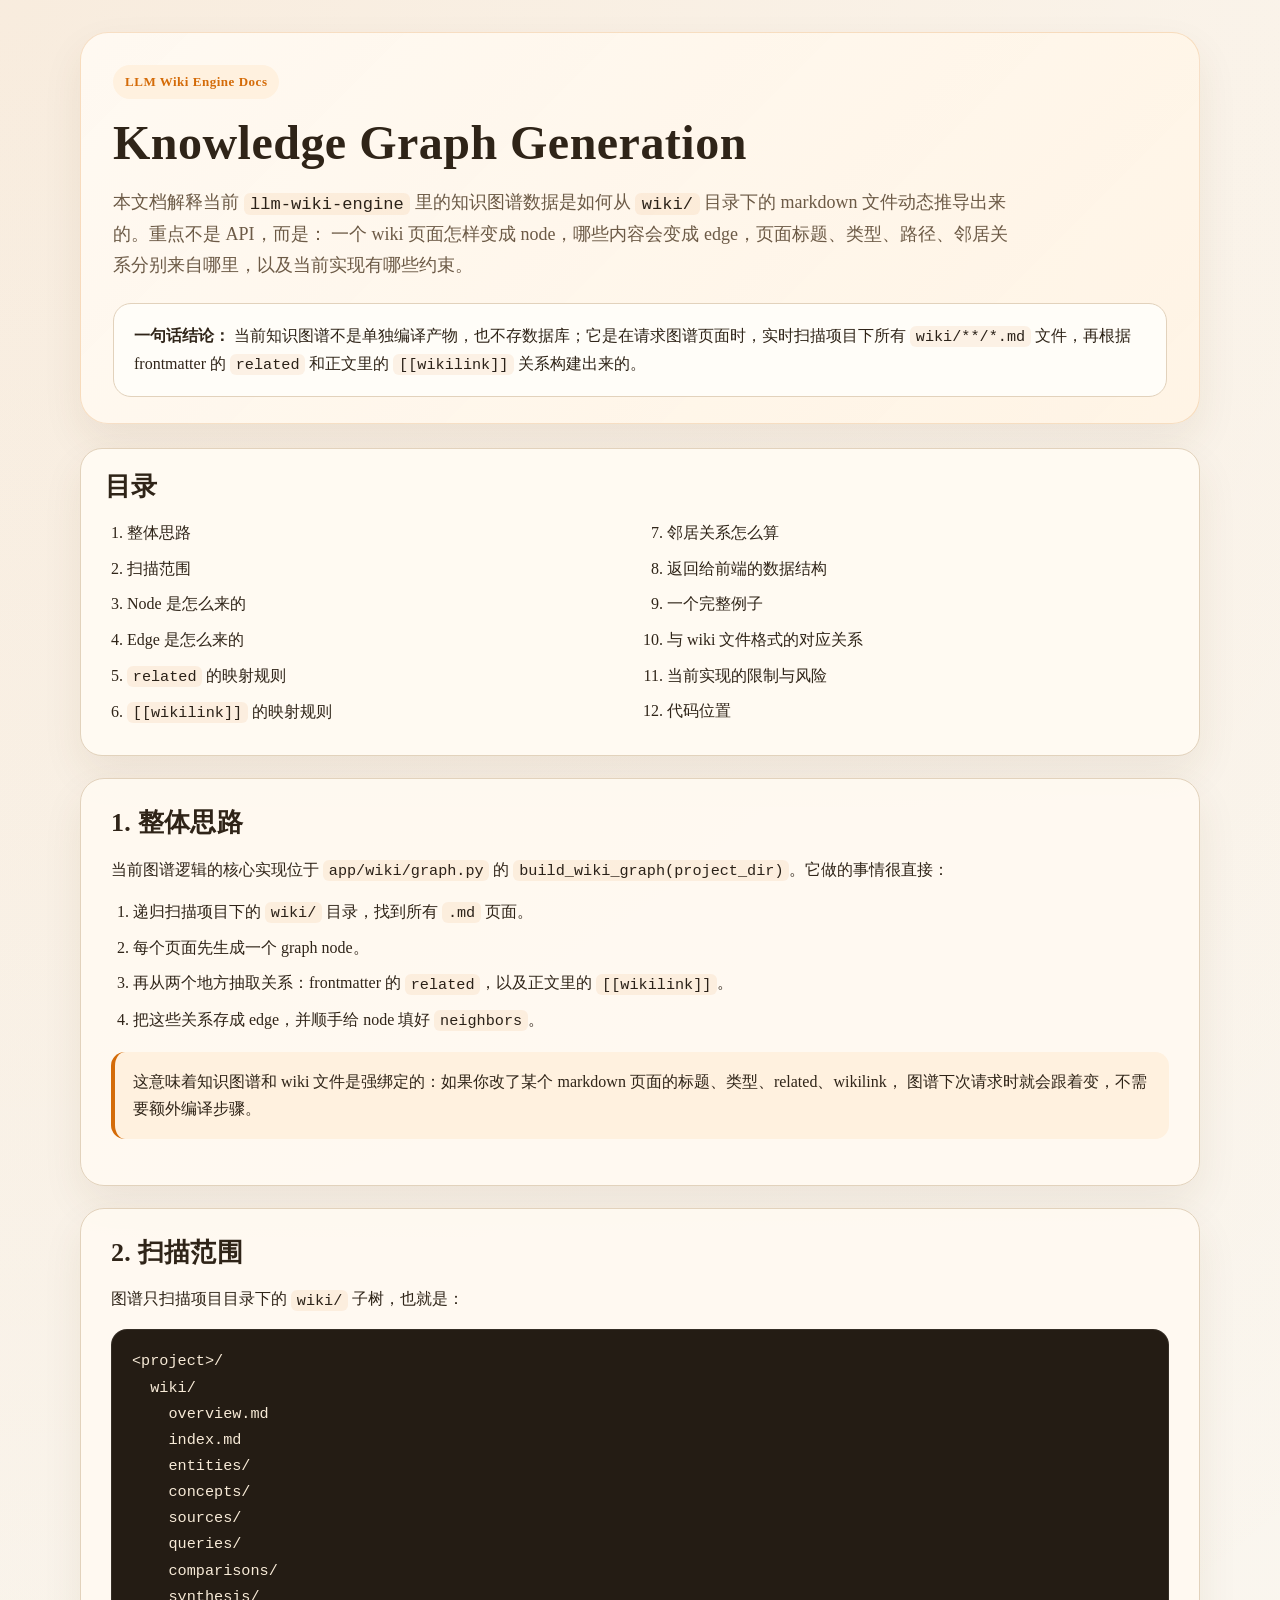
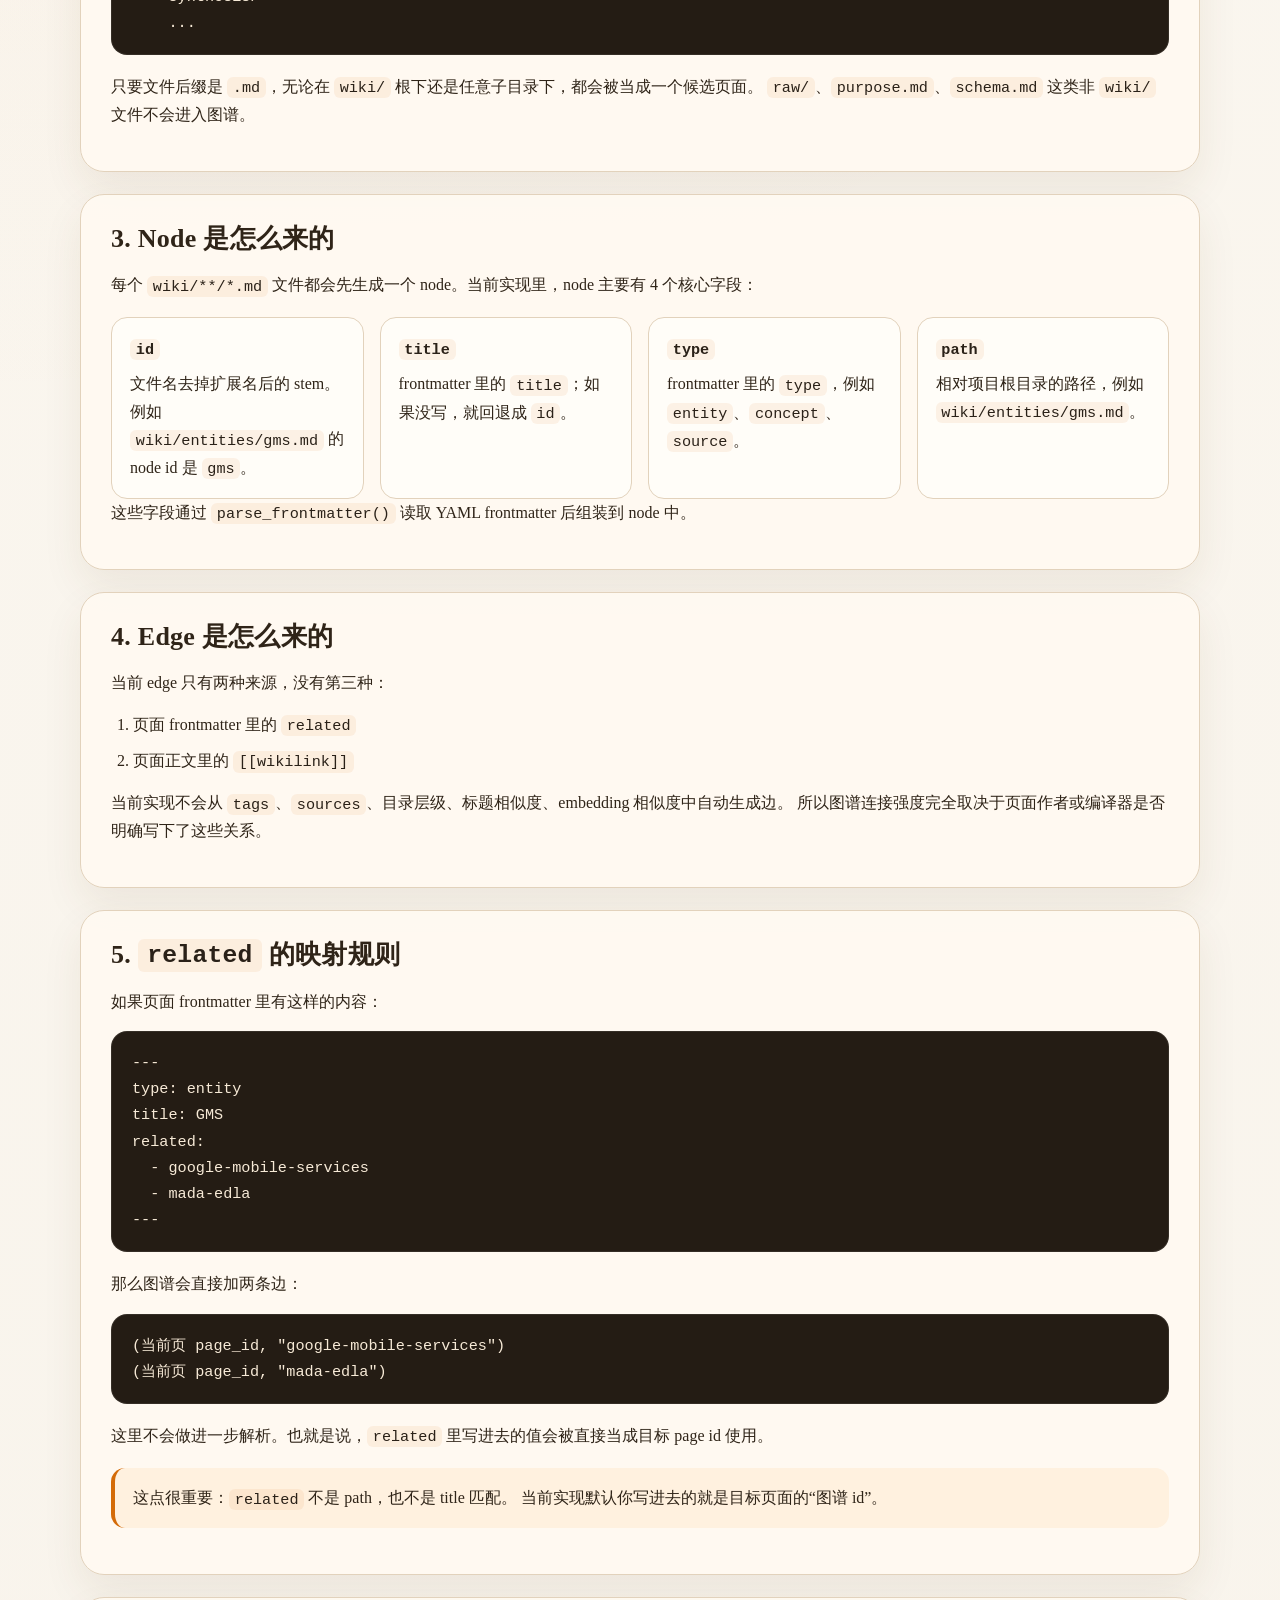
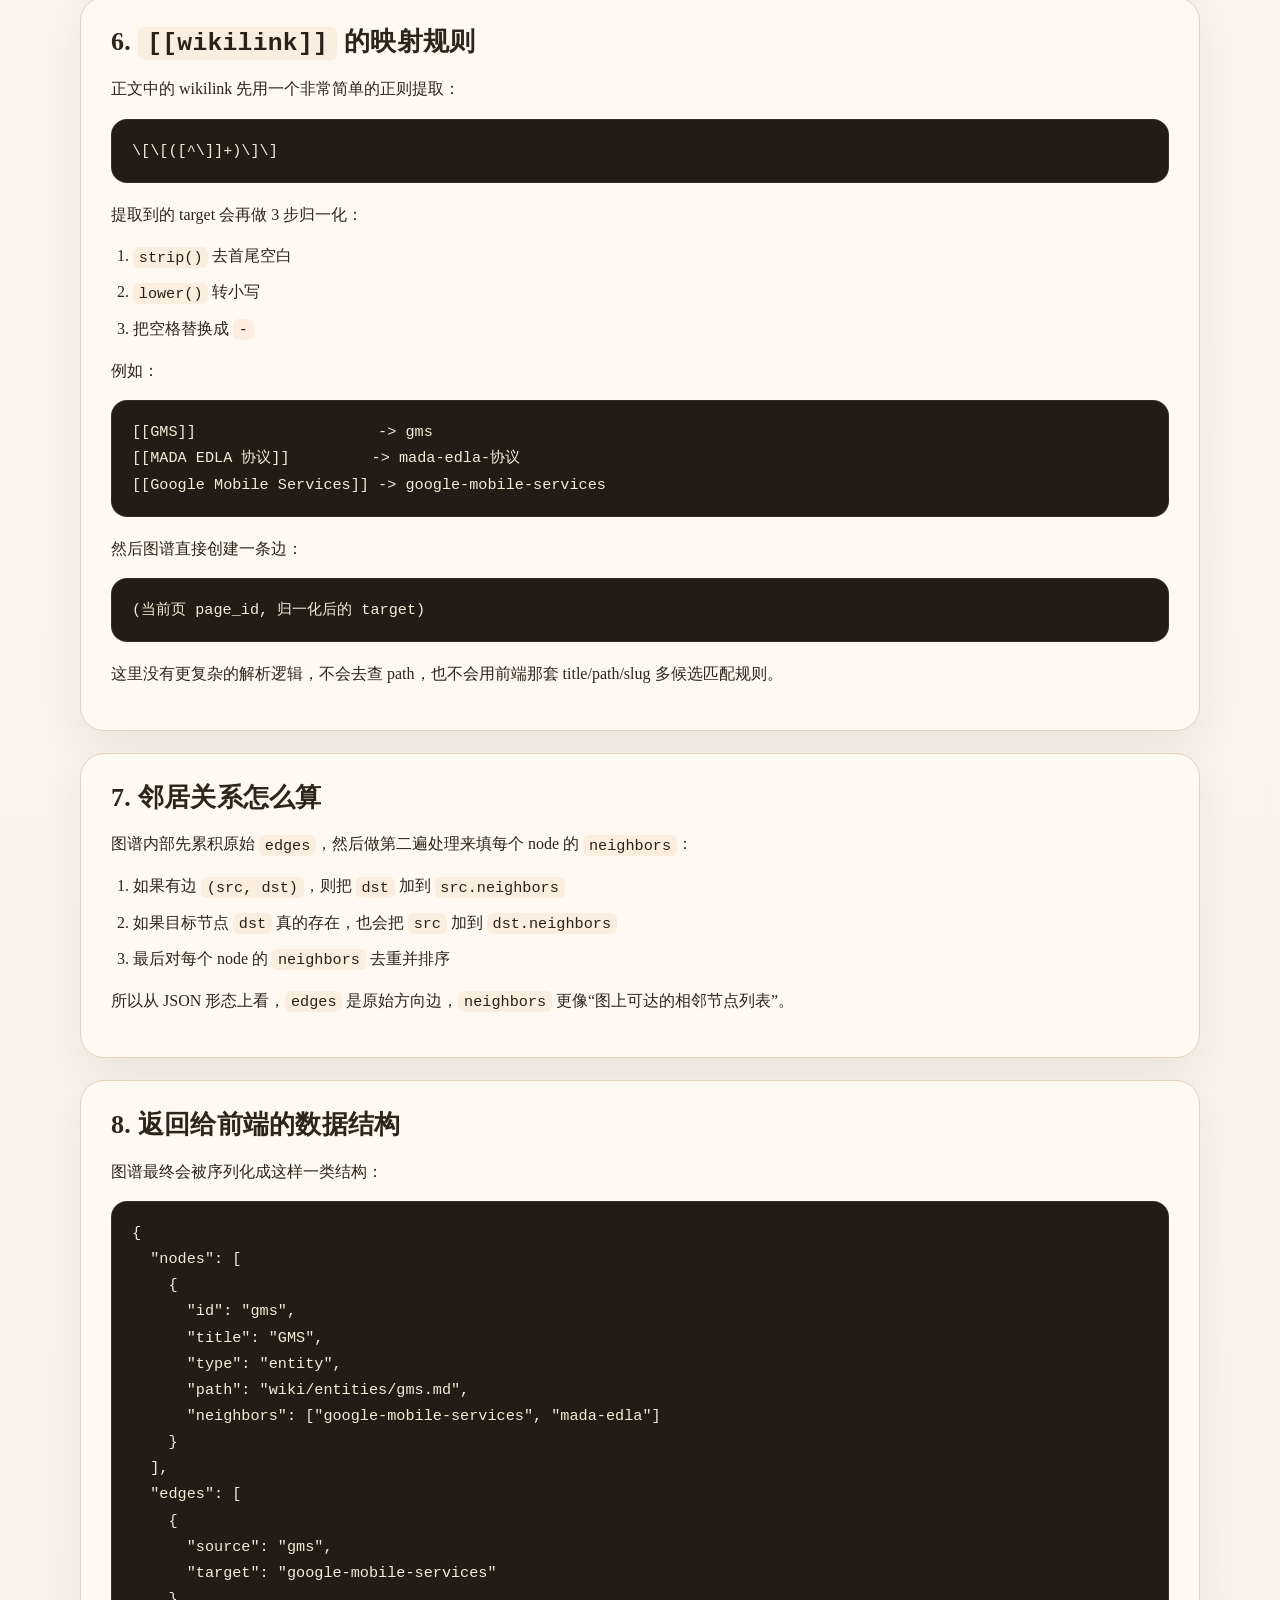
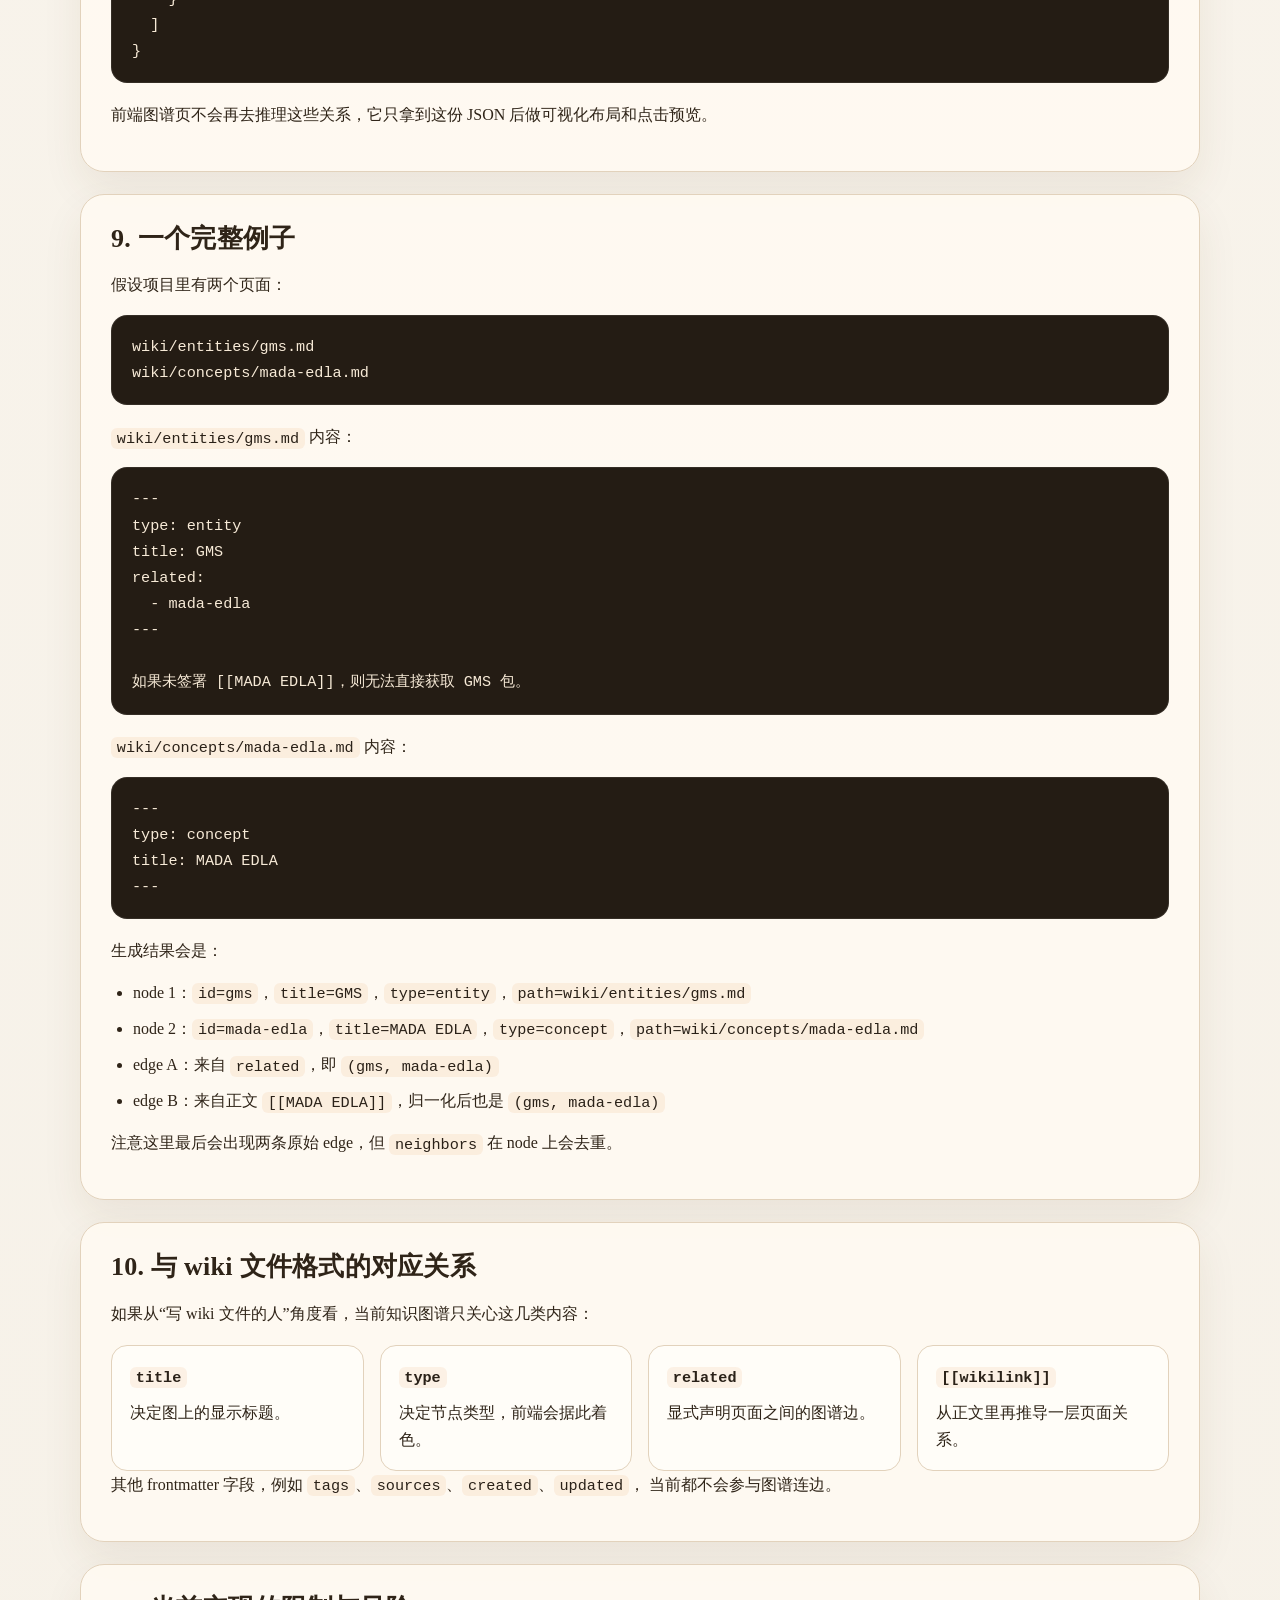
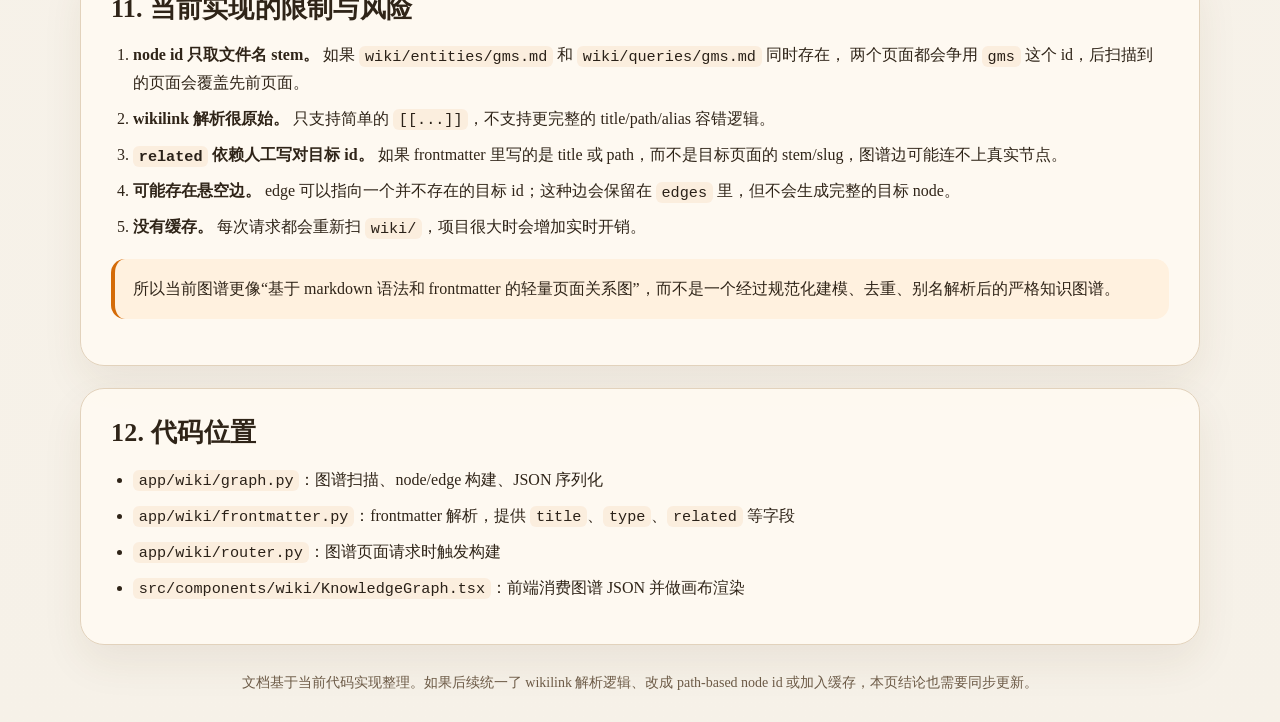
<file: docs/knowledge-graph-generation.html>
<!DOCTYPE html>
<html lang="zh-CN">
<head>
  <meta charset="UTF-8">
  <meta name="viewport" content="width=device-width, initial-scale=1.0">
  <title>Knowledge Graph Generation</title>
  <style>
    :root {
      color-scheme: light;
      --bg: #f6f1e8;
      --panel: #fffaf2;
      --panel-strong: #fffdf8;
      --text: #2f2418;
      --muted: #6c5a46;
      --line: #e2d2bc;
      --accent: #d46b08;
      --accent-soft: #fff1df;
      --code: #2a2118;
      --shadow: 0 18px 40px rgba(92, 62, 29, 0.08);
    }

    * {
      box-sizing: border-box;
    }

    body {
      margin: 0;
      font-family: "Noto Serif SC", "Source Han Serif SC", "Songti SC", serif;
      background:
        radial-gradient(circle at top left, rgba(212, 107, 8, 0.08), transparent 28%),
        linear-gradient(180deg, #fbf7f0 0%, var(--bg) 100%);
      color: var(--text);
      line-height: 1.72;
    }

    .page {
      width: min(1120px, calc(100vw - 32px));
      margin: 32px auto 56px;
    }

    .hero {
      background: linear-gradient(135deg, rgba(255, 250, 242, 0.95), rgba(255, 244, 228, 0.92));
      border: 1px solid rgba(212, 107, 8, 0.18);
      border-radius: 28px;
      box-shadow: var(--shadow);
      padding: 32px 32px 26px;
    }

    .eyebrow {
      display: inline-block;
      margin: 0 0 14px;
      padding: 6px 12px;
      border-radius: 999px;
      background: var(--accent-soft);
      color: var(--accent);
      font-size: 13px;
      font-weight: 700;
      letter-spacing: 0.04em;
    }

    h1, h2, h3 {
      font-weight: 700;
      letter-spacing: 0.01em;
      line-height: 1.25;
      margin: 0;
    }

    h1 {
      font-size: clamp(32px, 4vw, 48px);
      margin-bottom: 14px;
    }

    h2 {
      font-size: 26px;
      margin-bottom: 16px;
    }

    h3 {
      font-size: 20px;
      margin-bottom: 12px;
    }

    p {
      margin: 0 0 14px;
    }

    .lead {
      max-width: 900px;
      font-size: 18px;
      color: var(--muted);
    }

    .summary {
      margin-top: 22px;
      padding: 18px 20px;
      background: var(--panel-strong);
      border: 1px solid var(--line);
      border-radius: 18px;
    }

    .toc {
      margin-top: 24px;
      padding: 22px 24px;
      background: var(--panel);
      border: 1px solid var(--line);
      border-radius: 22px;
      box-shadow: var(--shadow);
    }

    .toc ol {
      margin: 14px 0 0;
      padding-left: 22px;
      columns: 2;
      column-gap: 32px;
    }

    .toc li {
      margin-bottom: 8px;
      break-inside: avoid;
    }

    .section {
      margin-top: 22px;
      padding: 28px 30px;
      background: rgba(255, 250, 242, 0.94);
      border: 1px solid var(--line);
      border-radius: 24px;
      box-shadow: var(--shadow);
    }

    .callout {
      margin: 18px 0;
      padding: 16px 18px;
      background: var(--accent-soft);
      border-left: 4px solid var(--accent);
      border-radius: 14px;
    }

    ul, ol {
      margin: 0 0 14px;
      padding-left: 22px;
    }

    li {
      margin-bottom: 8px;
    }

    code {
      font-family: "SFMono-Regular", "Menlo", "Consolas", monospace;
      font-size: 0.95em;
      color: var(--code);
      background: rgba(212, 107, 8, 0.08);
      padding: 0.1em 0.38em;
      border-radius: 6px;
    }

    pre {
      margin: 16px 0 18px;
      padding: 18px 20px;
      overflow: auto;
      background: #241c14;
      color: #f7ead7;
      border-radius: 16px;
      border: 1px solid rgba(255, 255, 255, 0.08);
    }

    pre code {
      background: transparent;
      color: inherit;
      padding: 0;
    }

    .grid {
      display: grid;
      gap: 16px;
      grid-template-columns: repeat(auto-fit, minmax(220px, 1fr));
      margin-top: 18px;
    }

    .card {
      padding: 16px 18px;
      background: var(--panel-strong);
      border: 1px solid var(--line);
      border-radius: 16px;
    }

    .card strong {
      display: block;
      margin-bottom: 8px;
      color: var(--accent);
    }

    .footer {
      margin-top: 26px;
      color: var(--muted);
      font-size: 14px;
      text-align: center;
    }

    @media (max-width: 820px) {
      .page {
        width: min(100vw - 20px, 1120px);
        margin: 16px auto 32px;
      }

      .hero,
      .toc,
      .section {
        padding: 22px 18px;
        border-radius: 20px;
      }

      .toc ol {
        columns: 1;
      }
    }
  </style>
</head>
<body>
  <main class="page">
    <section class="hero">
      <div class="eyebrow">LLM Wiki Engine Docs</div>
      <h1>Knowledge Graph Generation</h1>
      <p class="lead">
        本文档解释当前 <code>llm-wiki-engine</code> 里的知识图谱数据是如何从
        <code>wiki/</code> 目录下的 markdown 文件动态推导出来的。重点不是 API，而是：
        一个 wiki 页面怎样变成 node，哪些内容会变成 edge，页面标题、类型、路径、邻居关系分别来自哪里，以及当前实现有哪些约束。
      </p>
      <div class="summary">
        <strong>一句话结论：</strong>
        当前知识图谱不是单独编译产物，也不存数据库；它是在请求图谱页面时，实时扫描项目下所有
        <code>wiki/**/*.md</code> 文件，再根据 frontmatter 的 <code>related</code> 和正文里的
        <code>[[wikilink]]</code> 关系构建出来的。
      </div>
    </section>

    <section class="toc">
      <h2>目录</h2>
      <ol>
        <li>整体思路</li>
        <li>扫描范围</li>
        <li>Node 是怎么来的</li>
        <li>Edge 是怎么来的</li>
        <li><code>related</code> 的映射规则</li>
        <li><code>[[wikilink]]</code> 的映射规则</li>
        <li>邻居关系怎么算</li>
        <li>返回给前端的数据结构</li>
        <li>一个完整例子</li>
        <li>与 wiki 文件格式的对应关系</li>
        <li>当前实现的限制与风险</li>
        <li>代码位置</li>
      </ol>
    </section>

    <section class="section">
      <h2>1. 整体思路</h2>
      <p>
        当前图谱逻辑的核心实现位于 <code>app/wiki/graph.py</code> 的
        <code>build_wiki_graph(project_dir)</code>。它做的事情很直接：
      </p>
      <ol>
        <li>递归扫描项目下的 <code>wiki/</code> 目录，找到所有 <code>.md</code> 页面。</li>
        <li>每个页面先生成一个 graph node。</li>
        <li>再从两个地方抽取关系：frontmatter 的 <code>related</code>，以及正文里的 <code>[[wikilink]]</code>。</li>
        <li>把这些关系存成 edge，并顺手给 node 填好 <code>neighbors</code>。</li>
      </ol>
      <div class="callout">
        这意味着知识图谱和 wiki 文件是强绑定的：如果你改了某个 markdown 页面的标题、类型、related、wikilink，
        图谱下次请求时就会跟着变，不需要额外编译步骤。
      </div>
    </section>

    <section class="section">
      <h2>2. 扫描范围</h2>
      <p>
        图谱只扫描项目目录下的 <code>wiki/</code> 子树，也就是：
      </p>
      <pre><code>&lt;project&gt;/
  wiki/
    overview.md
    index.md
    entities/
    concepts/
    sources/
    queries/
    comparisons/
    synthesis/
    ...</code></pre>
      <p>
        只要文件后缀是 <code>.md</code>，无论在 <code>wiki/</code> 根下还是任意子目录下，都会被当成一个候选页面。
        <code>raw/</code>、<code>purpose.md</code>、<code>schema.md</code> 这类非 <code>wiki/</code> 文件不会进入图谱。
      </p>
    </section>

    <section class="section">
      <h2>3. Node 是怎么来的</h2>
      <p>
        每个 <code>wiki/**/*.md</code> 文件都会先生成一个 node。当前实现里，node 主要有 4 个核心字段：
      </p>
      <div class="grid">
        <div class="card">
          <strong><code>id</code></strong>
          文件名去掉扩展名后的 stem。例如 <code>wiki/entities/gms.md</code> 的 node id 是 <code>gms</code>。
        </div>
        <div class="card">
          <strong><code>title</code></strong>
          frontmatter 里的 <code>title</code>；如果没写，就回退成 <code>id</code>。
        </div>
        <div class="card">
          <strong><code>type</code></strong>
          frontmatter 里的 <code>type</code>，例如 <code>entity</code>、<code>concept</code>、<code>source</code>。
        </div>
        <div class="card">
          <strong><code>path</code></strong>
          相对项目根目录的路径，例如 <code>wiki/entities/gms.md</code>。
        </div>
      </div>
      <p>
        这些字段通过 <code>parse_frontmatter()</code> 读取 YAML frontmatter 后组装到 node 中。
      </p>
    </section>

    <section class="section">
      <h2>4. Edge 是怎么来的</h2>
      <p>当前 edge 只有两种来源，没有第三种：</p>
      <ol>
        <li>页面 frontmatter 里的 <code>related</code></li>
        <li>页面正文里的 <code>[[wikilink]]</code></li>
      </ol>
      <p>
        当前实现不会从 <code>tags</code>、<code>sources</code>、目录层级、标题相似度、embedding 相似度中自动生成边。
        所以图谱连接强度完全取决于页面作者或编译器是否明确写下了这些关系。
      </p>
    </section>

    <section class="section">
      <h2>5. <code>related</code> 的映射规则</h2>
      <p>如果页面 frontmatter 里有这样的内容：</p>
      <pre><code>---
type: entity
title: GMS
related:
  - google-mobile-services
  - mada-edla
---</code></pre>
      <p>
        那么图谱会直接加两条边：
      </p>
      <pre><code>(当前页 page_id, "google-mobile-services")
(当前页 page_id, "mada-edla")</code></pre>
      <p>
        这里不会做进一步解析。也就是说，<code>related</code> 里写进去的值会被直接当成目标 page id 使用。
      </p>
      <div class="callout">
        这点很重要：<code>related</code> 不是 path，也不是 title 匹配。
        当前实现默认你写进去的就是目标页面的“图谱 id”。
      </div>
    </section>

    <section class="section">
      <h2>6. <code>[[wikilink]]</code> 的映射规则</h2>
      <p>
        正文中的 wikilink 先用一个非常简单的正则提取：
      </p>
      <pre><code>\[\[([^\]]+)\]\]</code></pre>
      <p>提取到的 target 会再做 3 步归一化：</p>
      <ol>
        <li><code>strip()</code> 去首尾空白</li>
        <li><code>lower()</code> 转小写</li>
        <li>把空格替换成 <code>-</code></li>
      </ol>
      <p>例如：</p>
      <pre><code>[[GMS]]                    -&gt; gms
[[MADA EDLA 协议]]         -&gt; mada-edla-协议
[[Google Mobile Services]] -&gt; google-mobile-services</code></pre>
      <p>
        然后图谱直接创建一条边：
      </p>
      <pre><code>(当前页 page_id, 归一化后的 target)</code></pre>
      <p>
        这里没有更复杂的解析逻辑，不会去查 path，也不会用前端那套 title/path/slug 多候选匹配规则。
      </p>
    </section>

    <section class="section">
      <h2>7. 邻居关系怎么算</h2>
      <p>
        图谱内部先累积原始 <code>edges</code>，然后做第二遍处理来填每个 node 的
        <code>neighbors</code>：
      </p>
      <ol>
        <li>如果有边 <code>(src, dst)</code>，则把 <code>dst</code> 加到 <code>src.neighbors</code></li>
        <li>如果目标节点 <code>dst</code> 真的存在，也会把 <code>src</code> 加到 <code>dst.neighbors</code></li>
        <li>最后对每个 node 的 <code>neighbors</code> 去重并排序</li>
      </ol>
      <p>
        所以从 JSON 形态上看，<code>edges</code> 是原始方向边，<code>neighbors</code> 更像“图上可达的相邻节点列表”。
      </p>
    </section>

    <section class="section">
      <h2>8. 返回给前端的数据结构</h2>
      <p>图谱最终会被序列化成这样一类结构：</p>
      <pre><code>{
  "nodes": [
    {
      "id": "gms",
      "title": "GMS",
      "type": "entity",
      "path": "wiki/entities/gms.md",
      "neighbors": ["google-mobile-services", "mada-edla"]
    }
  ],
  "edges": [
    {
      "source": "gms",
      "target": "google-mobile-services"
    }
  ]
}</code></pre>
      <p>
        前端图谱页不会再去推理这些关系，它只拿到这份 JSON 后做可视化布局和点击预览。
      </p>
    </section>

    <section class="section">
      <h2>9. 一个完整例子</h2>
      <p>假设项目里有两个页面：</p>
      <pre><code>wiki/entities/gms.md
wiki/concepts/mada-edla.md</code></pre>
      <p><code>wiki/entities/gms.md</code> 内容：</p>
      <pre><code>---
type: entity
title: GMS
related:
  - mada-edla
---

如果未签署 [[MADA EDLA]]，则无法直接获取 GMS 包。</code></pre>
      <p><code>wiki/concepts/mada-edla.md</code> 内容：</p>
      <pre><code>---
type: concept
title: MADA EDLA
---</code></pre>
      <p>生成结果会是：</p>
      <ul>
        <li>node 1：<code>id=gms</code>，<code>title=GMS</code>，<code>type=entity</code>，<code>path=wiki/entities/gms.md</code></li>
        <li>node 2：<code>id=mada-edla</code>，<code>title=MADA EDLA</code>，<code>type=concept</code>，<code>path=wiki/concepts/mada-edla.md</code></li>
        <li>edge A：来自 <code>related</code>，即 <code>(gms, mada-edla)</code></li>
        <li>edge B：来自正文 <code>[[MADA EDLA]]</code>，归一化后也是 <code>(gms, mada-edla)</code></li>
      </ul>
      <p>
        注意这里最后会出现两条原始 edge，但 <code>neighbors</code> 在 node 上会去重。
      </p>
    </section>

    <section class="section">
      <h2>10. 与 wiki 文件格式的对应关系</h2>
      <p>
        如果从“写 wiki 文件的人”角度看，当前知识图谱只关心这几类内容：
      </p>
      <div class="grid">
        <div class="card">
          <strong><code>title</code></strong>
          决定图上的显示标题。
        </div>
        <div class="card">
          <strong><code>type</code></strong>
          决定节点类型，前端会据此着色。
        </div>
        <div class="card">
          <strong><code>related</code></strong>
          显式声明页面之间的图谱边。
        </div>
        <div class="card">
          <strong><code>[[wikilink]]</code></strong>
          从正文里再推导一层页面关系。
        </div>
      </div>
      <p>
        其他 frontmatter 字段，例如 <code>tags</code>、<code>sources</code>、<code>created</code>、<code>updated</code>，
        当前都不会参与图谱连边。
      </p>
    </section>

    <section class="section">
      <h2>11. 当前实现的限制与风险</h2>
      <ol>
        <li>
          <strong>node id 只取文件名 stem。</strong>
          如果 <code>wiki/entities/gms.md</code> 和 <code>wiki/queries/gms.md</code> 同时存在，
          两个页面都会争用 <code>gms</code> 这个 id，后扫描到的页面会覆盖先前页面。
        </li>
        <li>
          <strong>wikilink 解析很原始。</strong>
          只支持简单的 <code>[[...]]</code>，不支持更完整的 title/path/alias 容错逻辑。
        </li>
        <li>
          <strong><code>related</code> 依赖人工写对目标 id。</strong>
          如果 frontmatter 里写的是 title 或 path，而不是目标页面的 stem/slug，图谱边可能连不上真实节点。
        </li>
        <li>
          <strong>可能存在悬空边。</strong>
          edge 可以指向一个并不存在的目标 id；这种边会保留在 <code>edges</code> 里，但不会生成完整的目标 node。
        </li>
        <li>
          <strong>没有缓存。</strong>
          每次请求都会重新扫 <code>wiki/</code>，项目很大时会增加实时开销。
        </li>
      </ol>
      <div class="callout">
        所以当前图谱更像“基于 markdown 语法和 frontmatter 的轻量页面关系图”，而不是一个经过规范化建模、去重、别名解析后的严格知识图谱。
      </div>
    </section>

    <section class="section">
      <h2>12. 代码位置</h2>
      <ul>
        <li><code>app/wiki/graph.py</code>：图谱扫描、node/edge 构建、JSON 序列化</li>
        <li><code>app/wiki/frontmatter.py</code>：frontmatter 解析，提供 <code>title</code>、<code>type</code>、<code>related</code> 等字段</li>
        <li><code>app/wiki/router.py</code>：图谱页面请求时触发构建</li>
        <li><code>src/components/wiki/KnowledgeGraph.tsx</code>：前端消费图谱 JSON 并做画布渲染</li>
      </ul>
    </section>

    <p class="footer">
      文档基于当前代码实现整理。如果后续统一了 wikilink 解析逻辑、改成 path-based node id 或加入缓存，本页结论也需要同步更新。
    </p>
  </main>
</body>
</html>
</file>
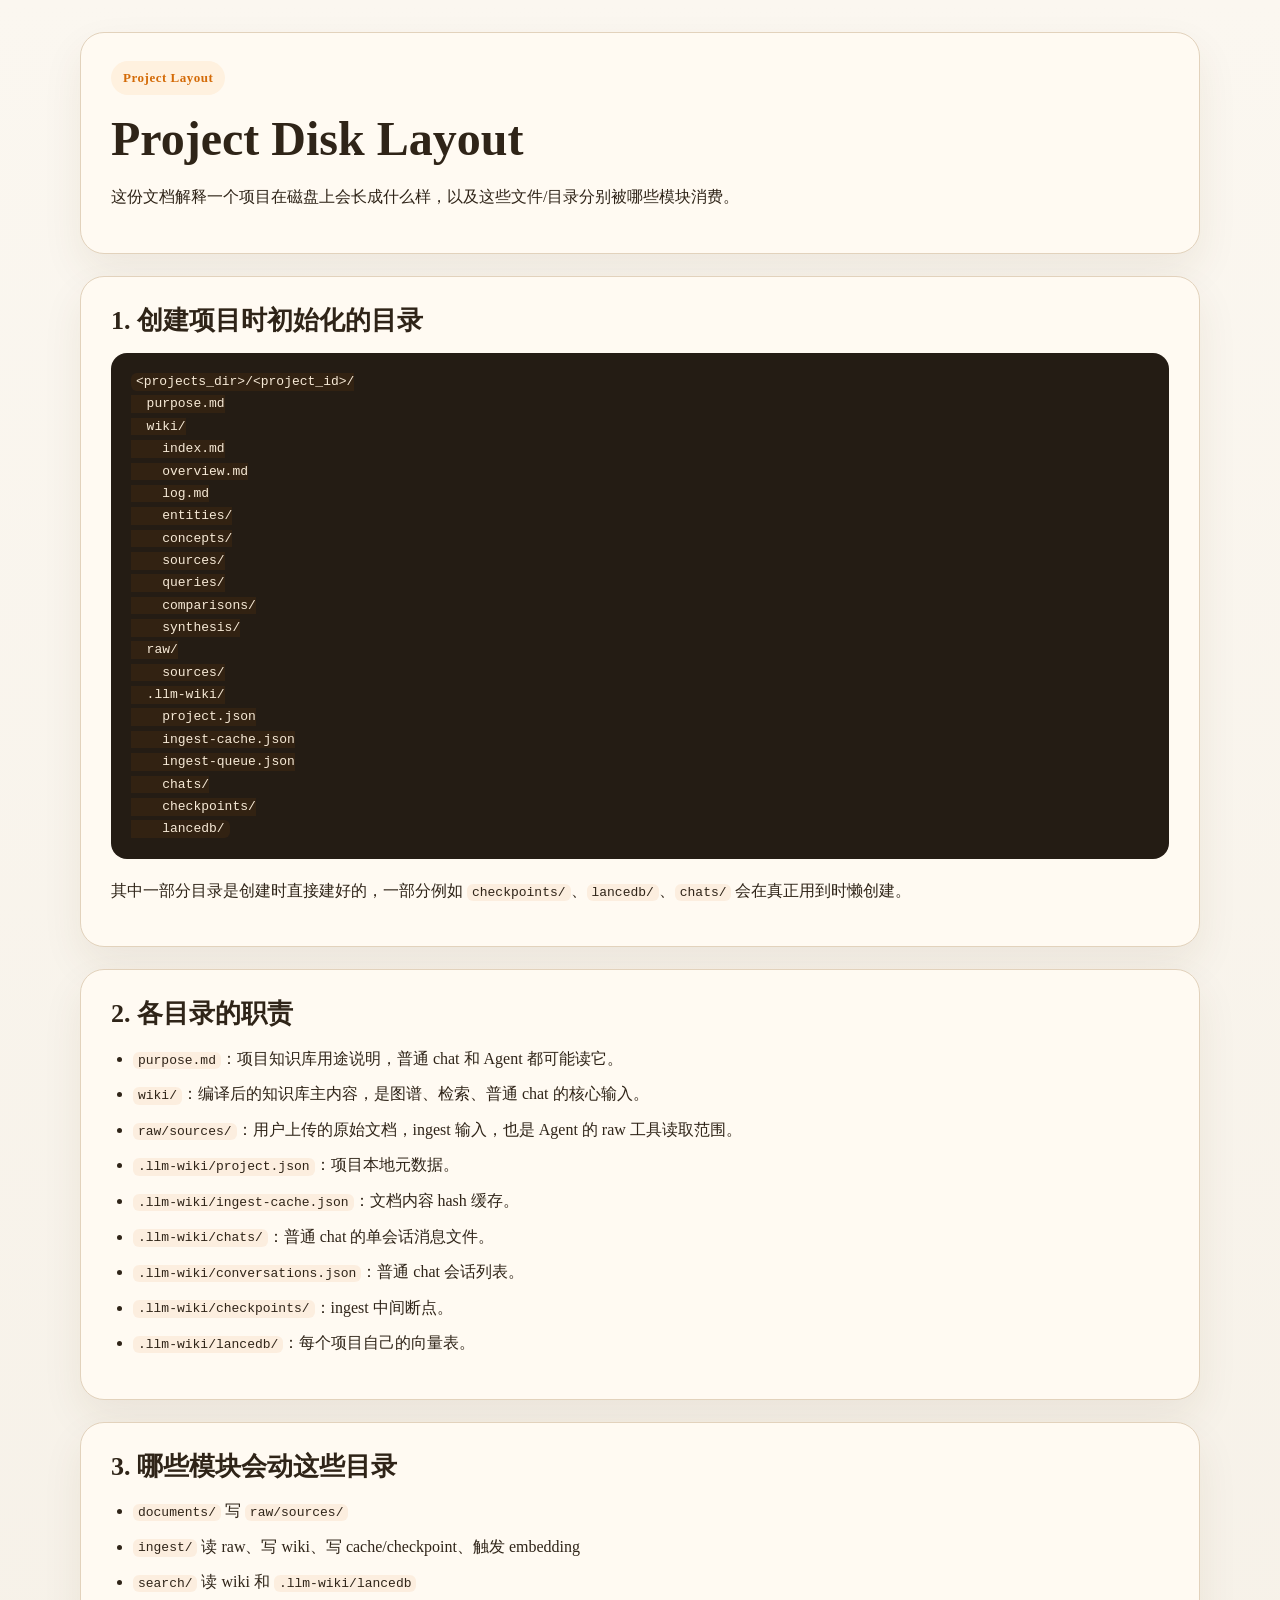
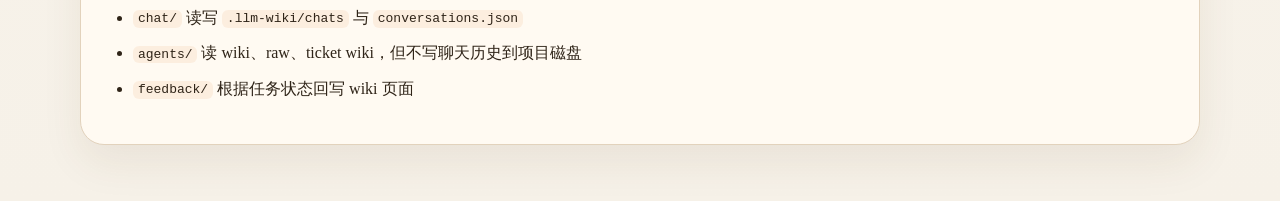
<file: docs/project-disk-layout.html>
<!DOCTYPE html>
<html lang="zh-CN">
<head>
  <meta charset="UTF-8">
  <meta name="viewport" content="width=device-width, initial-scale=1.0">
  <title>Project Disk Layout</title>
  <style>
    :root { --bg:#f6f1e8; --panel:#fffaf2; --text:#2f2418; --muted:#6c5a46; --line:#e2d2bc; --accent:#d46b08; --shadow:0 18px 40px rgba(92,62,29,.08); }
    *{box-sizing:border-box} body{margin:0;font-family:"Noto Serif SC","Source Han Serif SC","Songti SC",serif;background:linear-gradient(180deg,#fbf7f0 0%,var(--bg) 100%);color:var(--text);line-height:1.72}
    .page{width:min(1120px,calc(100vw - 32px));margin:32px auto 56px}.hero,.section{background:var(--panel);border:1px solid var(--line);border-radius:24px;box-shadow:var(--shadow);padding:28px 30px;margin-top:22px}
    .eyebrow{display:inline-block;padding:6px 12px;border-radius:999px;background:#fff1df;color:var(--accent);font-size:13px;font-weight:700;letter-spacing:.04em;margin-bottom:14px}
    h1,h2{margin:0 0 14px;line-height:1.25} h1{font-size:clamp(32px,4vw,48px)} h2{font-size:26px} p{margin:0 0 14px} ul,ol{margin:0 0 14px;padding-left:22px} li{margin-bottom:8px}
    code{background:rgba(212,107,8,.08);padding:.1em .38em;border-radius:6px} pre{margin:16px 0 18px;padding:18px 20px;overflow:auto;background:#241c14;color:#f7ead7;border-radius:16px}
  </style>
</head>
<body>
  <main class="page">
    <section class="hero">
      <div class="eyebrow">Project Layout</div>
      <h1>Project Disk Layout</h1>
      <p>这份文档解释一个项目在磁盘上会长成什么样，以及这些文件/目录分别被哪些模块消费。</p>
    </section>
    <section class="section">
      <h2>1. 创建项目时初始化的目录</h2>
      <pre><code>&lt;projects_dir&gt;/&lt;project_id&gt;/
  purpose.md
  wiki/
    index.md
    overview.md
    log.md
    entities/
    concepts/
    sources/
    queries/
    comparisons/
    synthesis/
  raw/
    sources/
  .llm-wiki/
    project.json
    ingest-cache.json
    ingest-queue.json
    chats/
    checkpoints/
    lancedb/</code></pre>
      <p>其中一部分目录是创建时直接建好的，一部分例如 <code>checkpoints/</code>、<code>lancedb/</code>、<code>chats/</code> 会在真正用到时懒创建。</p>
    </section>
    <section class="section">
      <h2>2. 各目录的职责</h2>
      <ul>
        <li><code>purpose.md</code>：项目知识库用途说明，普通 chat 和 Agent 都可能读它。</li>
        <li><code>wiki/</code>：编译后的知识库主内容，是图谱、检索、普通 chat 的核心输入。</li>
        <li><code>raw/sources/</code>：用户上传的原始文档，ingest 输入，也是 Agent 的 raw 工具读取范围。</li>
        <li><code>.llm-wiki/project.json</code>：项目本地元数据。</li>
        <li><code>.llm-wiki/ingest-cache.json</code>：文档内容 hash 缓存。</li>
        <li><code>.llm-wiki/chats/</code>：普通 chat 的单会话消息文件。</li>
        <li><code>.llm-wiki/conversations.json</code>：普通 chat 会话列表。</li>
        <li><code>.llm-wiki/checkpoints/</code>：ingest 中间断点。</li>
        <li><code>.llm-wiki/lancedb/</code>：每个项目自己的向量表。</li>
      </ul>
    </section>
    <section class="section">
      <h2>3. 哪些模块会动这些目录</h2>
      <ul>
        <li><code>documents/</code> 写 <code>raw/sources/</code></li>
        <li><code>ingest/</code> 读 raw、写 wiki、写 cache/checkpoint、触发 embedding</li>
        <li><code>search/</code> 读 wiki 和 <code>.llm-wiki/lancedb</code></li>
        <li><code>chat/</code> 读写 <code>.llm-wiki/chats</code> 与 <code>conversations.json</code></li>
        <li><code>agents/</code> 读 wiki、raw、ticket wiki，但不写聊天历史到项目磁盘</li>
        <li><code>feedback/</code> 根据任务状态回写 wiki 页面</li>
      </ul>
    </section>
  </main>
</body>
</html>
</file>
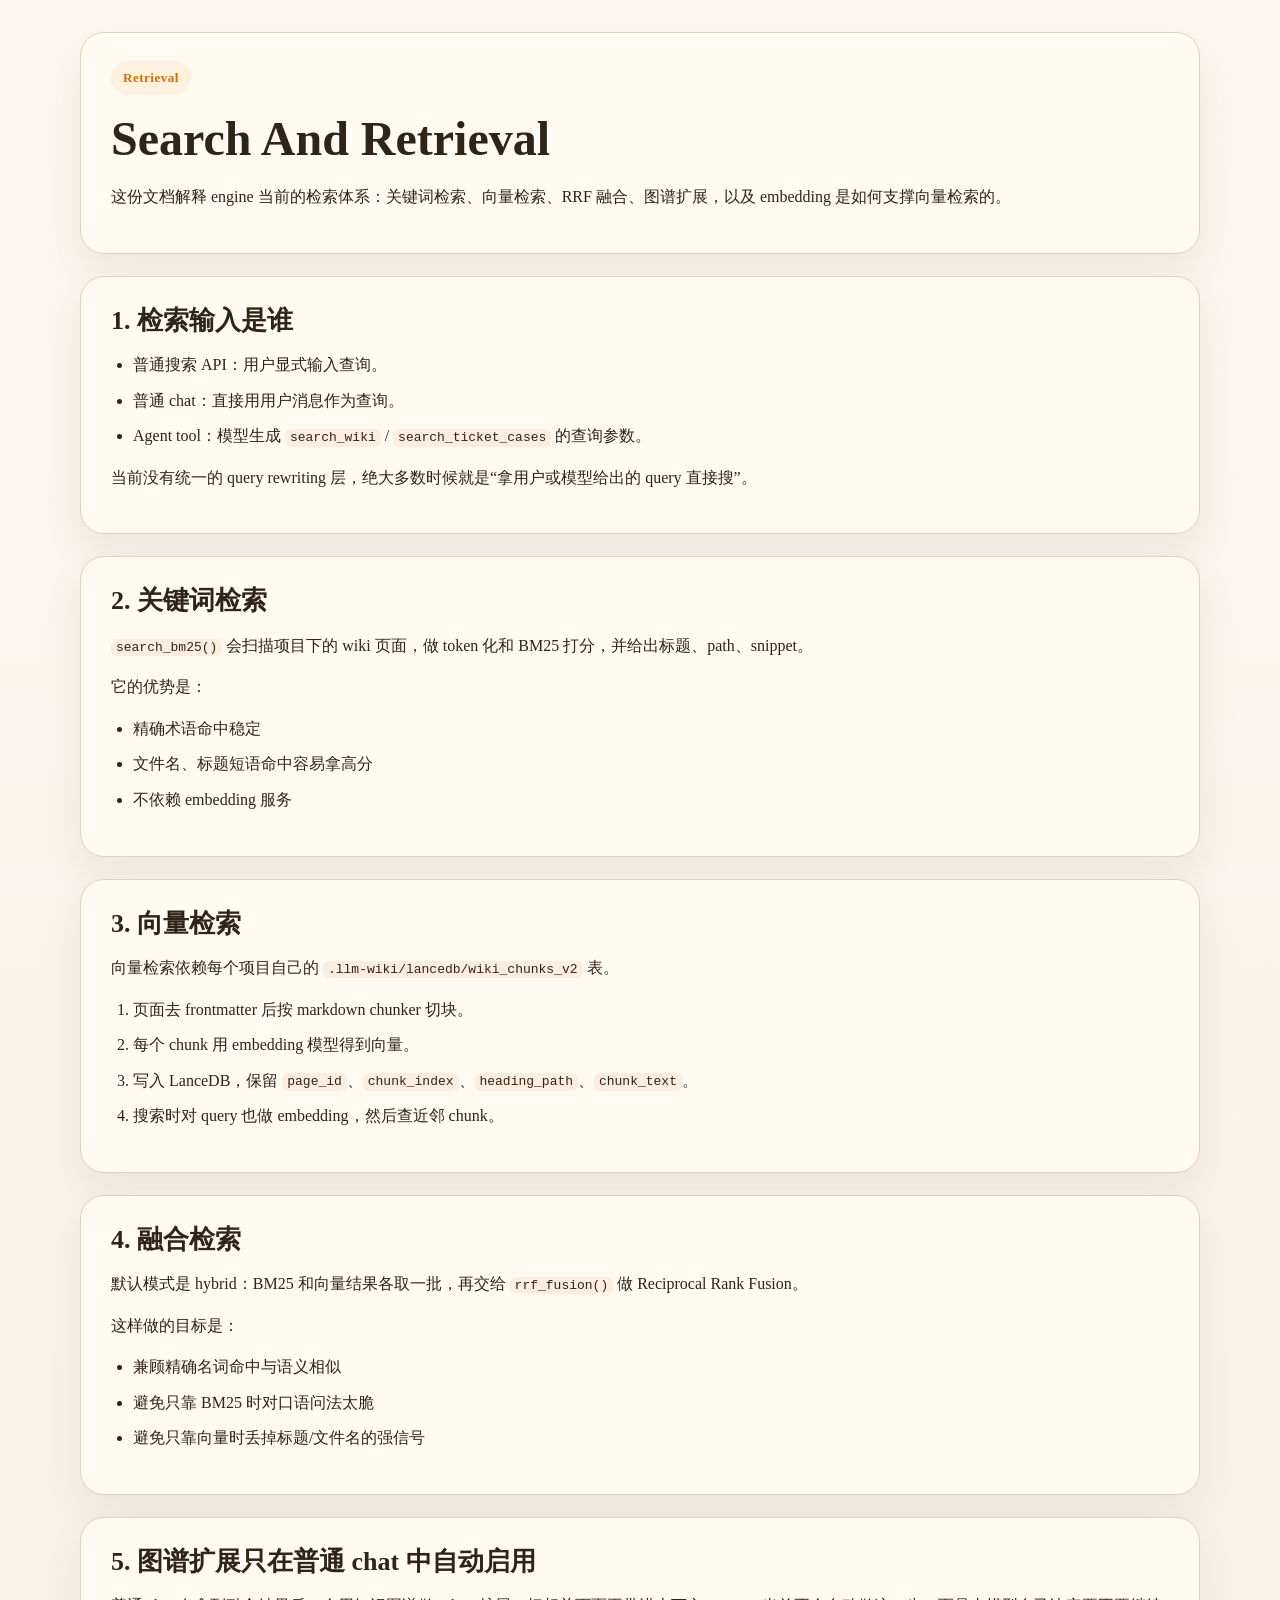
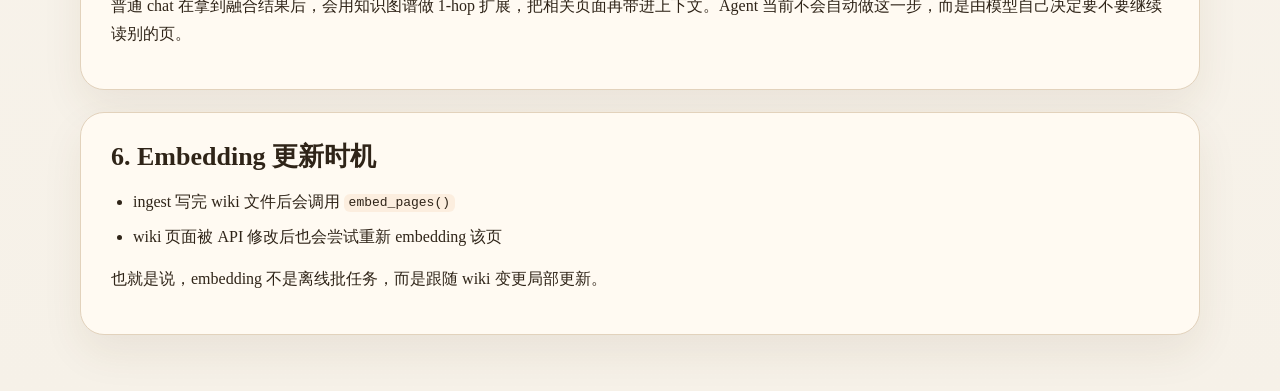
<file: docs/search-and-retrieval.html>
<!DOCTYPE html>
<html lang="zh-CN">
<head>
  <meta charset="UTF-8">
  <meta name="viewport" content="width=device-width, initial-scale=1.0">
  <title>Search And Retrieval</title>
  <style>
    :root { --bg:#f6f1e8; --panel:#fffaf2; --text:#2f2418; --muted:#6c5a46; --line:#e2d2bc; --accent:#d46b08; --shadow:0 18px 40px rgba(92,62,29,.08); }
    *{box-sizing:border-box} body{margin:0;font-family:"Noto Serif SC","Source Han Serif SC","Songti SC",serif;background:linear-gradient(180deg,#fbf7f0 0%,var(--bg) 100%);color:var(--text);line-height:1.72}
    .page{width:min(1120px,calc(100vw - 32px));margin:32px auto 56px}.hero,.section{background:var(--panel);border:1px solid var(--line);border-radius:24px;box-shadow:var(--shadow);padding:28px 30px;margin-top:22px}
    .eyebrow{display:inline-block;padding:6px 12px;border-radius:999px;background:#fff1df;color:var(--accent);font-size:13px;font-weight:700;letter-spacing:.04em;margin-bottom:14px}
    h1,h2{margin:0 0 14px;line-height:1.25} h1{font-size:clamp(32px,4vw,48px)} h2{font-size:26px} p{margin:0 0 14px} ul,ol{margin:0 0 14px;padding-left:22px} li{margin-bottom:8px}
    code{background:rgba(212,107,8,.08);padding:.1em .38em;border-radius:6px} pre{margin:16px 0 18px;padding:18px 20px;overflow:auto;background:#241c14;color:#f7ead7;border-radius:16px}
  </style>
</head>
<body>
  <main class="page">
    <section class="hero">
      <div class="eyebrow">Retrieval</div>
      <h1>Search And Retrieval</h1>
      <p>这份文档解释 engine 当前的检索体系：关键词检索、向量检索、RRF 融合、图谱扩展，以及 embedding 是如何支撑向量检索的。</p>
    </section>
    <section class="section">
      <h2>1. 检索输入是谁</h2>
      <ul>
        <li>普通搜索 API：用户显式输入查询。</li>
        <li>普通 chat：直接用用户消息作为查询。</li>
        <li>Agent tool：模型生成 <code>search_wiki</code> / <code>search_ticket_cases</code> 的查询参数。</li>
      </ul>
      <p>当前没有统一的 query rewriting 层，绝大多数时候就是“拿用户或模型给出的 query 直接搜”。</p>
    </section>
    <section class="section">
      <h2>2. 关键词检索</h2>
      <p><code>search_bm25()</code> 会扫描项目下的 wiki 页面，做 token 化和 BM25 打分，并给出标题、path、snippet。</p>
      <p>它的优势是：</p>
      <ul>
        <li>精确术语命中稳定</li>
        <li>文件名、标题短语命中容易拿高分</li>
        <li>不依赖 embedding 服务</li>
      </ul>
    </section>
    <section class="section">
      <h2>3. 向量检索</h2>
      <p>向量检索依赖每个项目自己的 <code>.llm-wiki/lancedb/wiki_chunks_v2</code> 表。</p>
      <ol>
        <li>页面去 frontmatter 后按 markdown chunker 切块。</li>
        <li>每个 chunk 用 embedding 模型得到向量。</li>
        <li>写入 LanceDB，保留 <code>page_id</code>、<code>chunk_index</code>、<code>heading_path</code>、<code>chunk_text</code>。</li>
        <li>搜索时对 query 也做 embedding，然后查近邻 chunk。</li>
      </ol>
    </section>
    <section class="section">
      <h2>4. 融合检索</h2>
      <p>默认模式是 hybrid：BM25 和向量结果各取一批，再交给 <code>rrf_fusion()</code> 做 Reciprocal Rank Fusion。</p>
      <p>这样做的目标是：</p>
      <ul>
        <li>兼顾精确名词命中与语义相似</li>
        <li>避免只靠 BM25 时对口语问法太脆</li>
        <li>避免只靠向量时丢掉标题/文件名的强信号</li>
      </ul>
    </section>
    <section class="section">
      <h2>5. 图谱扩展只在普通 chat 中自动启用</h2>
      <p>普通 chat 在拿到融合结果后，会用知识图谱做 1-hop 扩展，把相关页面再带进上下文。Agent 当前不会自动做这一步，而是由模型自己决定要不要继续读别的页。</p>
    </section>
    <section class="section">
      <h2>6. Embedding 更新时机</h2>
      <ul>
        <li>ingest 写完 wiki 文件后会调用 <code>embed_pages()</code></li>
        <li>wiki 页面被 API 修改后也会尝试重新 embedding 该页</li>
      </ul>
      <p>也就是说，embedding 不是离线批任务，而是跟随 wiki 变更局部更新。</p>
    </section>
  </main>
</body>
</html>
</file>
